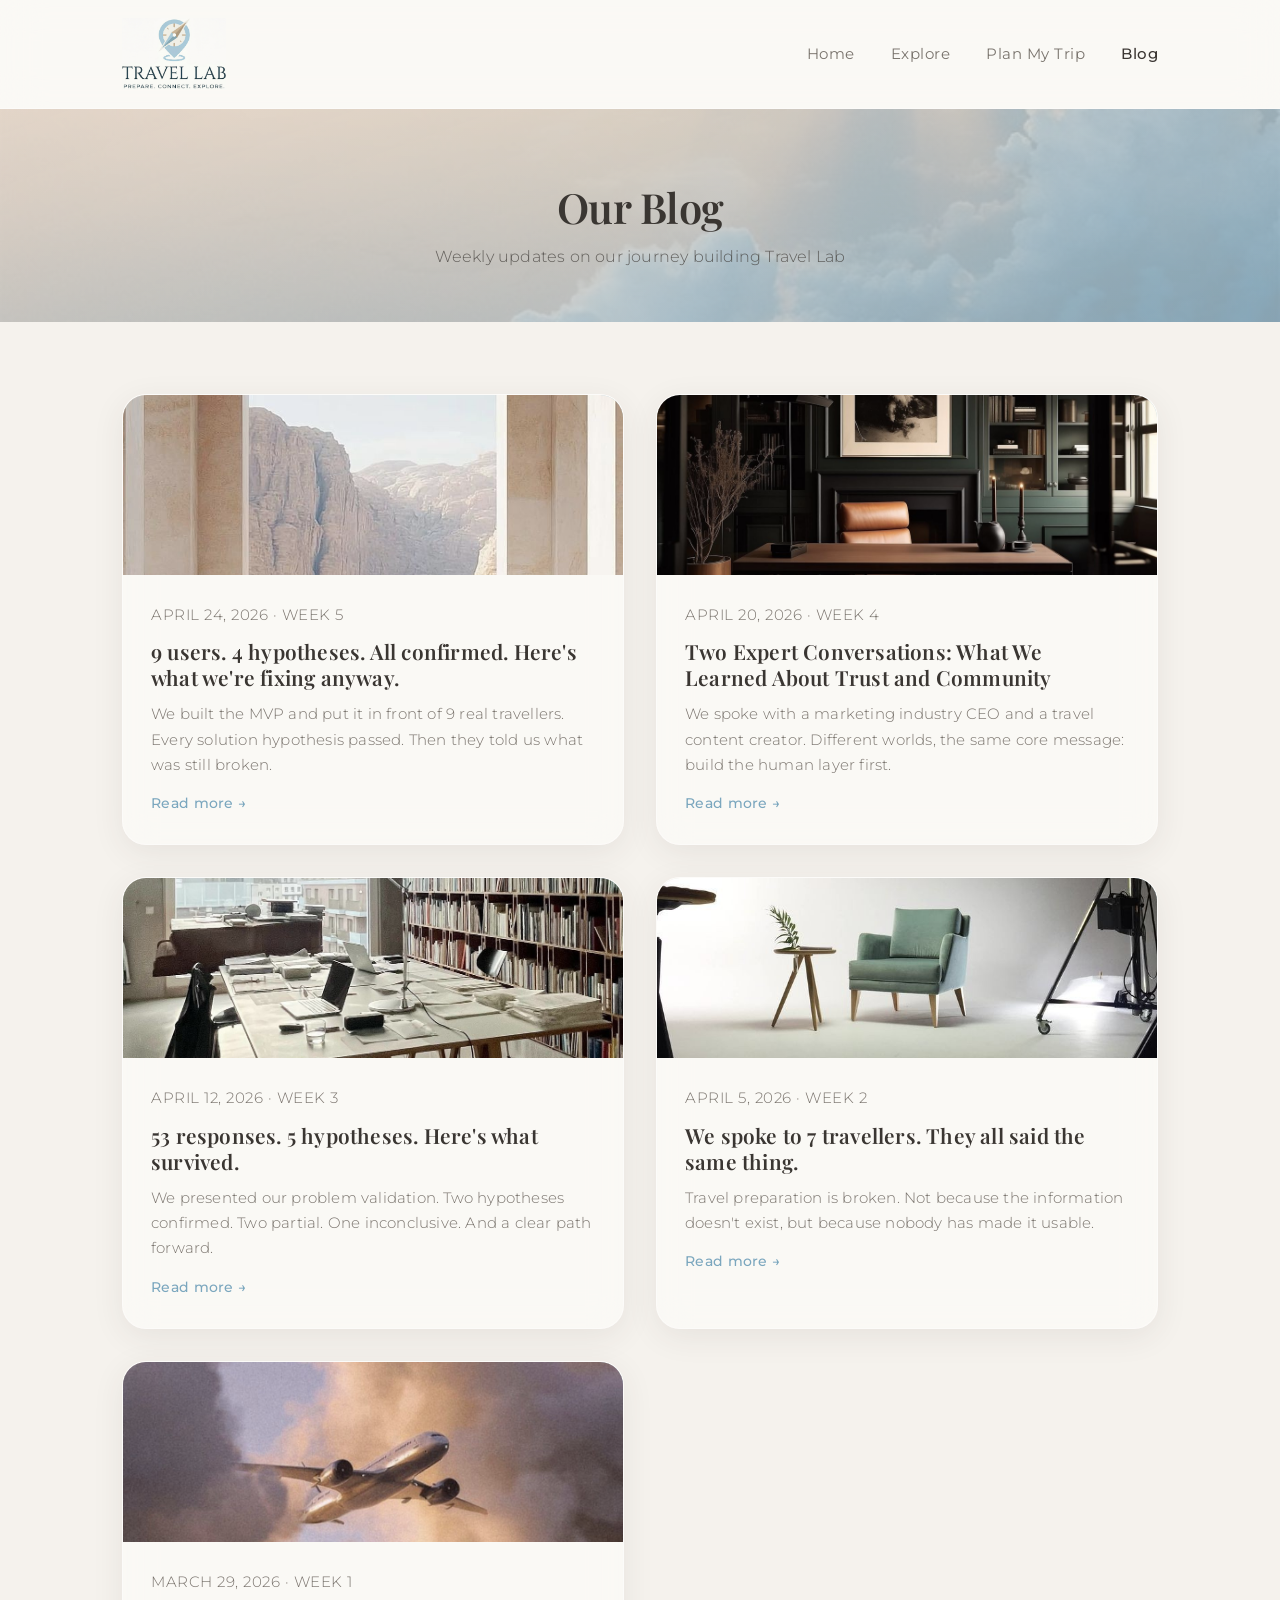
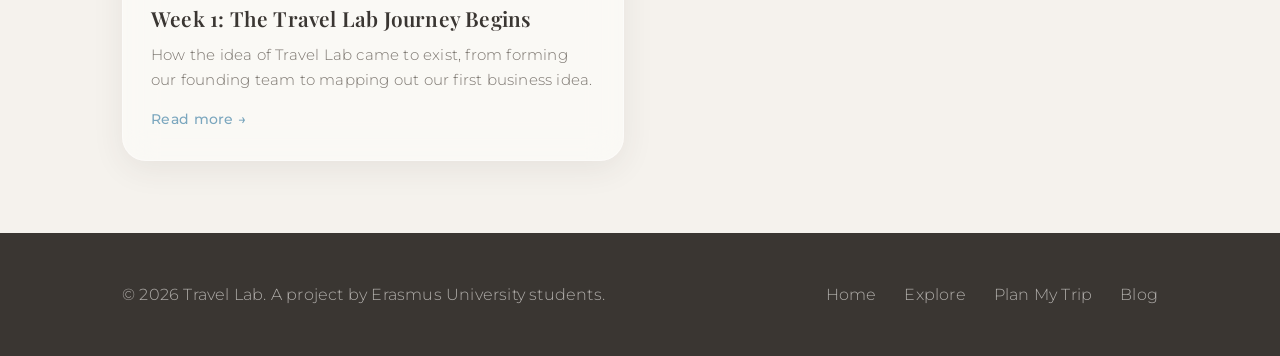
<file: website/blog/index.html>
<!DOCTYPE html>
<html lang="en">
<head>
  <meta charset="UTF-8">
  <meta name="viewport" content="width=device-width, initial-scale=1.0">
  <title>Blog | Travel Lab</title>
  <meta name="description" content="Follow the Travel Lab journey with weekly updates, travel tips, and behind-the-scenes stories from our team.">
  <link rel="stylesheet" href="../css/style.css">
  <link rel="preconnect" href="https://fonts.googleapis.com">
  <link rel="preconnect" href="https://fonts.gstatic.com" crossorigin>
  <link href="https://fonts.googleapis.com/css2?family=Playfair+Display:wght@400;500;600;700&family=Montserrat:wght@300;400;500;600;700&display=swap" rel="stylesheet">
</head>
<body>

  <!-- ====== NAVBAR ====== -->
  <nav class="navbar">
    <div class="container">
      <a href="/" class="navbar-logo">
        <img src="../images/logo.png" alt="Travel Lab logo">
        <span>Travel Lab</span>
      </a>
      <button class="menu-toggle" onclick="document.querySelector('.navbar-links').classList.toggle('open')" aria-label="Toggle menu">
        <span></span><span></span><span></span>
      </button>
      <ul class="navbar-links">
        <li><a href="/">Home</a></li>
        <li><a href="/#explore">Explore</a></li>
        <li><a href="/planner/">Plan My Trip</a></li>
        <li><a href="/blog/" class="active">Blog</a></li>
      </ul>
    </div>
  </nav>

  <!-- ====== PAGE HEADER ====== -->
  <section class="page-header">
    <div class="container">
      <h1>Our Blog</h1>
      <p>Weekly updates on our journey building Travel Lab</p>
    </div>
  </section>

  <!-- ====== BLOG LISTING ====== -->
  <section class="blog-section">
    <div class="container">
      <div class="blog-grid">

        <!-- ====== BLOG POST CARD ======
             To add a new blog post:
             1. Copy the entire blog-card div below
             2. Paste it ABOVE the existing cards (newest first)
             3. Update the emoji, date, title, summary, and link
             4. Create a new HTML file in the blog/ folder for the full post
        -->

        <div class="blog-card">
          <div class="blog-card-image"><img src="../images/gallery-window.jpg" alt="Week 5 blog" loading="lazy" style="object-position: center 50%;"></div>
          <div class="blog-card-body">
            <p class="blog-card-meta">April 24, 2026 · Week 5</p>
            <h3><a href="/blog/week-5-validation.html">9 users. 4 hypotheses. All confirmed. Here's what we're fixing anyway.</a></h3>
            <p>We built the MVP and put it in front of 9 real travellers. Every solution hypothesis passed. Then they told us what was still broken.</p>
            <a href="/blog/week-5-validation.html" class="read-more">Read more &rarr;</a>
          </div>
        </div>

        <div class="blog-card">
          <div class="blog-card-image"><img src="../images/expert.jpg" alt="Week 4 blog" loading="lazy" style="object-position: center 58%;"></div>
          <div class="blog-card-body">
            <p class="blog-card-meta">April 20, 2026 · Week 4</p>
            <h3><a href="/blog/week-4-interview.html">Two Expert Conversations: What We Learned About Trust and Community</a></h3>
            <p>We spoke with a marketing industry CEO and a travel content creator. Different worlds, the same core message: build the human layer first.</p>
            <a href="/blog/week-4-interview.html" class="read-more">Read more &rarr;</a>
          </div>
        </div>

        <div class="blog-card">
          <div class="blog-card-image"><img src="../images/survey.jpg" alt="Week 3 blog" loading="lazy" style="object-position: center 55%;"></div>
          <div class="blog-card-body">
            <p class="blog-card-meta">April 12, 2026 · Week 3</p>
            <h3><a href="/blog/week-3-validation.html">53 responses. 5 hypotheses. Here's what survived.</a></h3>
            <p>We presented our problem validation. Two hypotheses confirmed. Two partial. One inconclusive. And a clear path forward.</p>
            <a href="/blog/week-3-validation.html" class="read-more">Read more &rarr;</a>
          </div>
        </div>

        <div class="blog-card">
          <div class="blog-card-image"><img src="../images/interviews.jpg" alt="Week 2 blog" loading="lazy" style="object-position: center 65%;"></div>
          <div class="blog-card-body">
            <p class="blog-card-meta">April 5, 2026 · Week 2</p>
            <h3><a href="/blog/week-2-research.html">We spoke to 7 travellers. They all said the same thing.</a></h3>
            <p>Travel preparation is broken. Not because the information doesn't exist, but because nobody has made it usable.</p>
            <a href="/blog/week-2-research.html" class="read-more">Read more &rarr;</a>
          </div>
        </div>

        <div class="blog-card">
          <div class="blog-card-image"><img src="../images/Journey%20begins.jpg" alt="Week 1 blog" loading="lazy" style="object-position: center 52%;"></div>
          <div class="blog-card-body">
            <p class="blog-card-meta">March 29, 2026 · Week 1</p>
            <h3><a href="/blog/week-1-kickoff.html">Week 1: The Travel Lab Journey Begins</a></h3>
            <p>How the idea of Travel Lab came to exist, from forming our founding team to mapping out our first business idea.</p>
            <a href="/blog/week-1-kickoff.html" class="read-more">Read more &rarr;</a>
          </div>
        </div>

      </div>
    </div>
  </section>

  <!-- ====== FOOTER ====== -->
  <footer class="footer">
    <div class="container">
      <div class="footer-content">
        <p>&copy; 2026 Travel Lab. A project by Erasmus University students.</p>
        <ul class="footer-links">
          <li><a href="/">Home</a></li>
          <li><a href="/#explore">Explore</a></li>
          <li><a href="/planner/">Plan My Trip</a></li>
          <li><a href="/blog/">Blog</a></li>
        </ul>
      </div>
    </div>
  </footer>

</body>
</html>
</file>
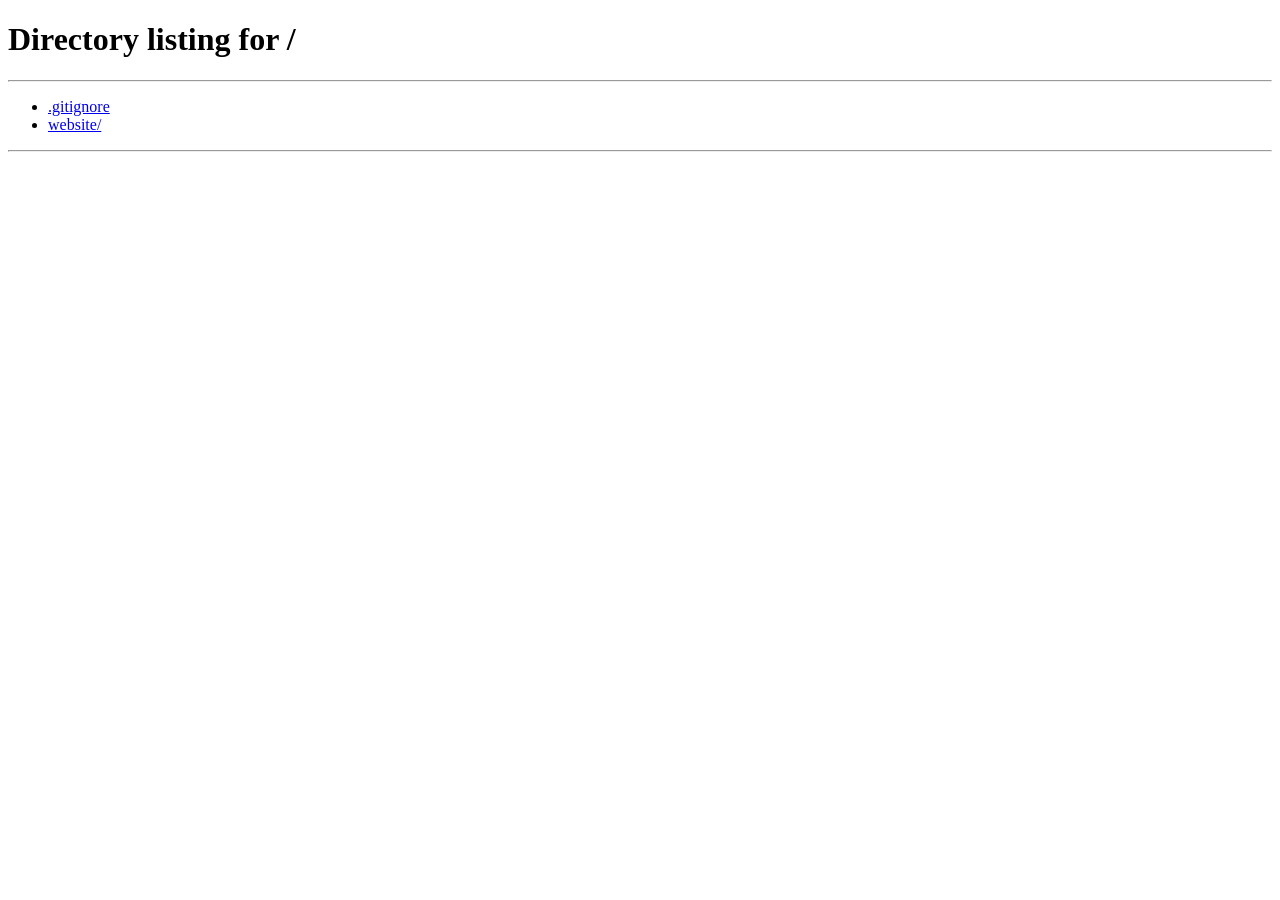
<file: website/explore/index.html>
<!DOCTYPE html>
<html lang="en">
<head>
  <meta charset="UTF-8">
  <meta http-equiv="refresh" content="0;url=/#explore">
  <title>Explore Destinations | Travel Lab</title>
</head>
<body>
  <p>Redirecting to the <a href="/#explore">destination map</a>...</p>
</body>
</html>
</file>
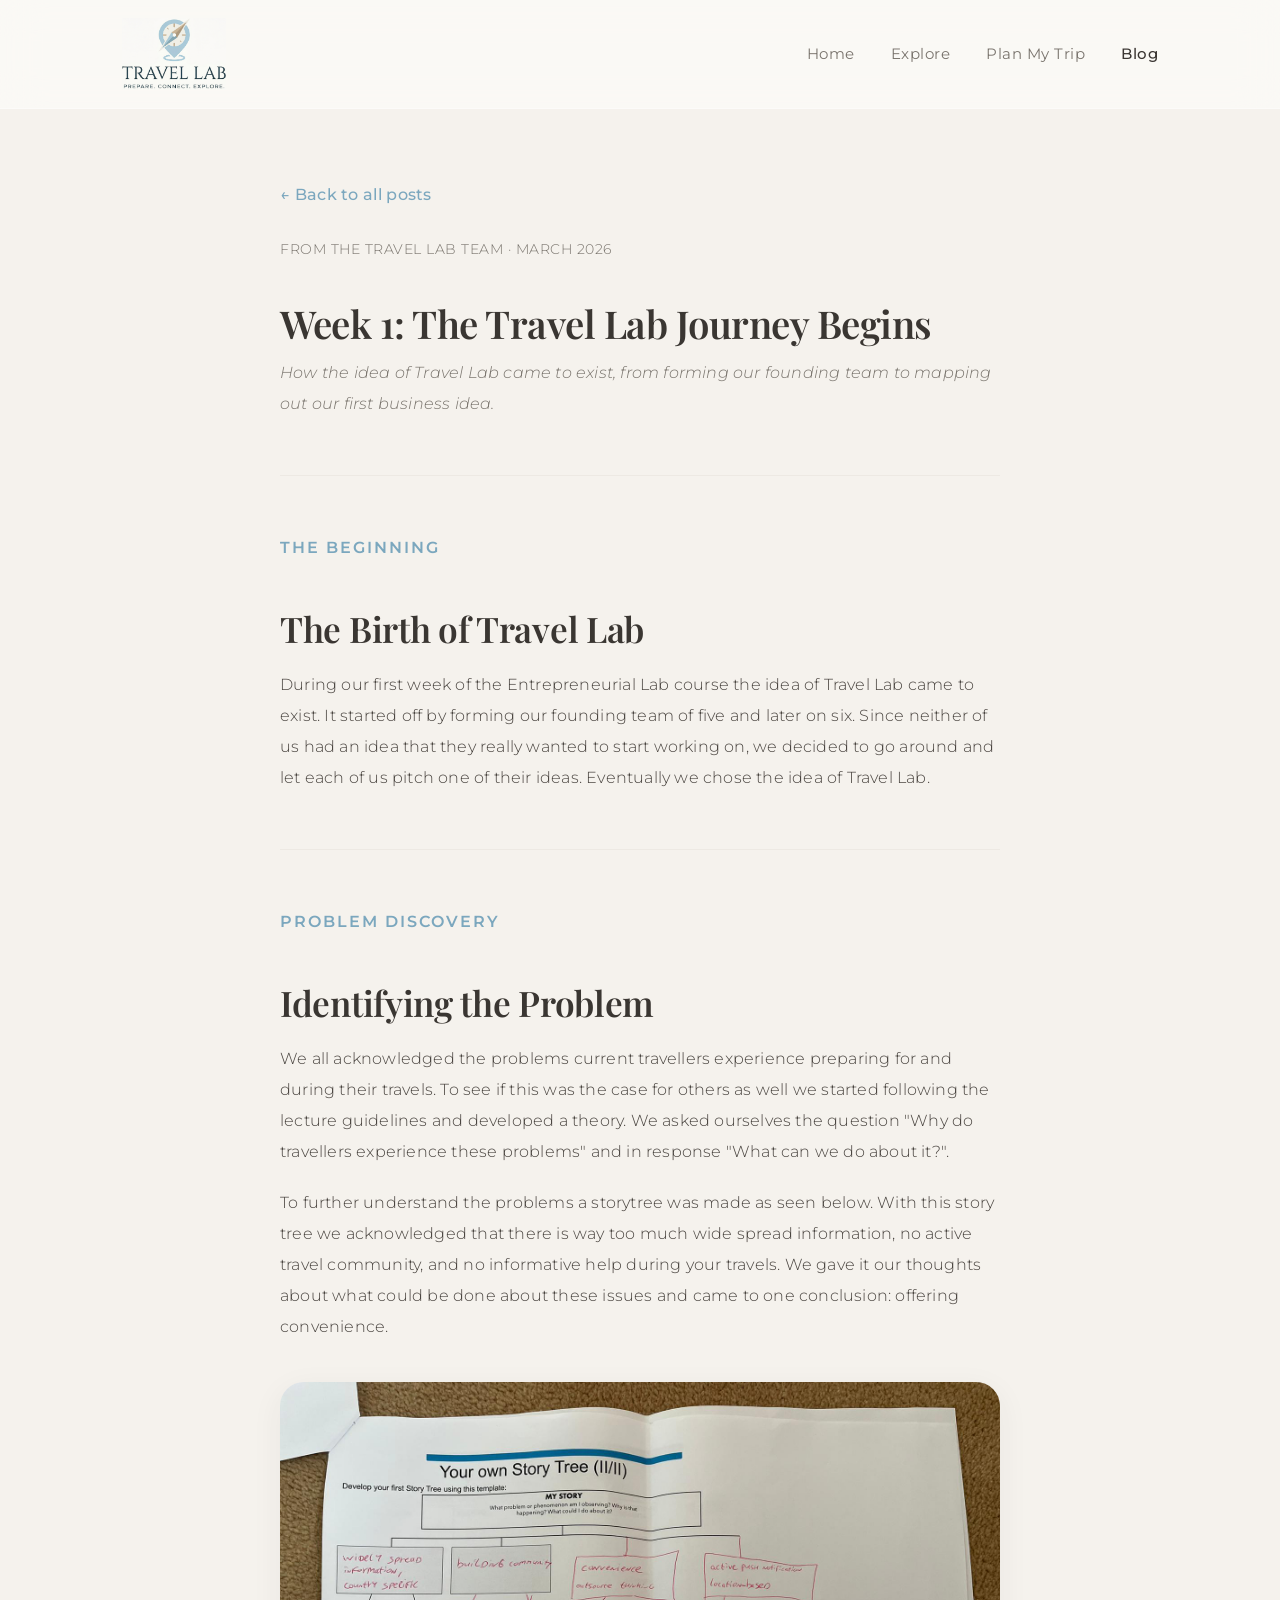
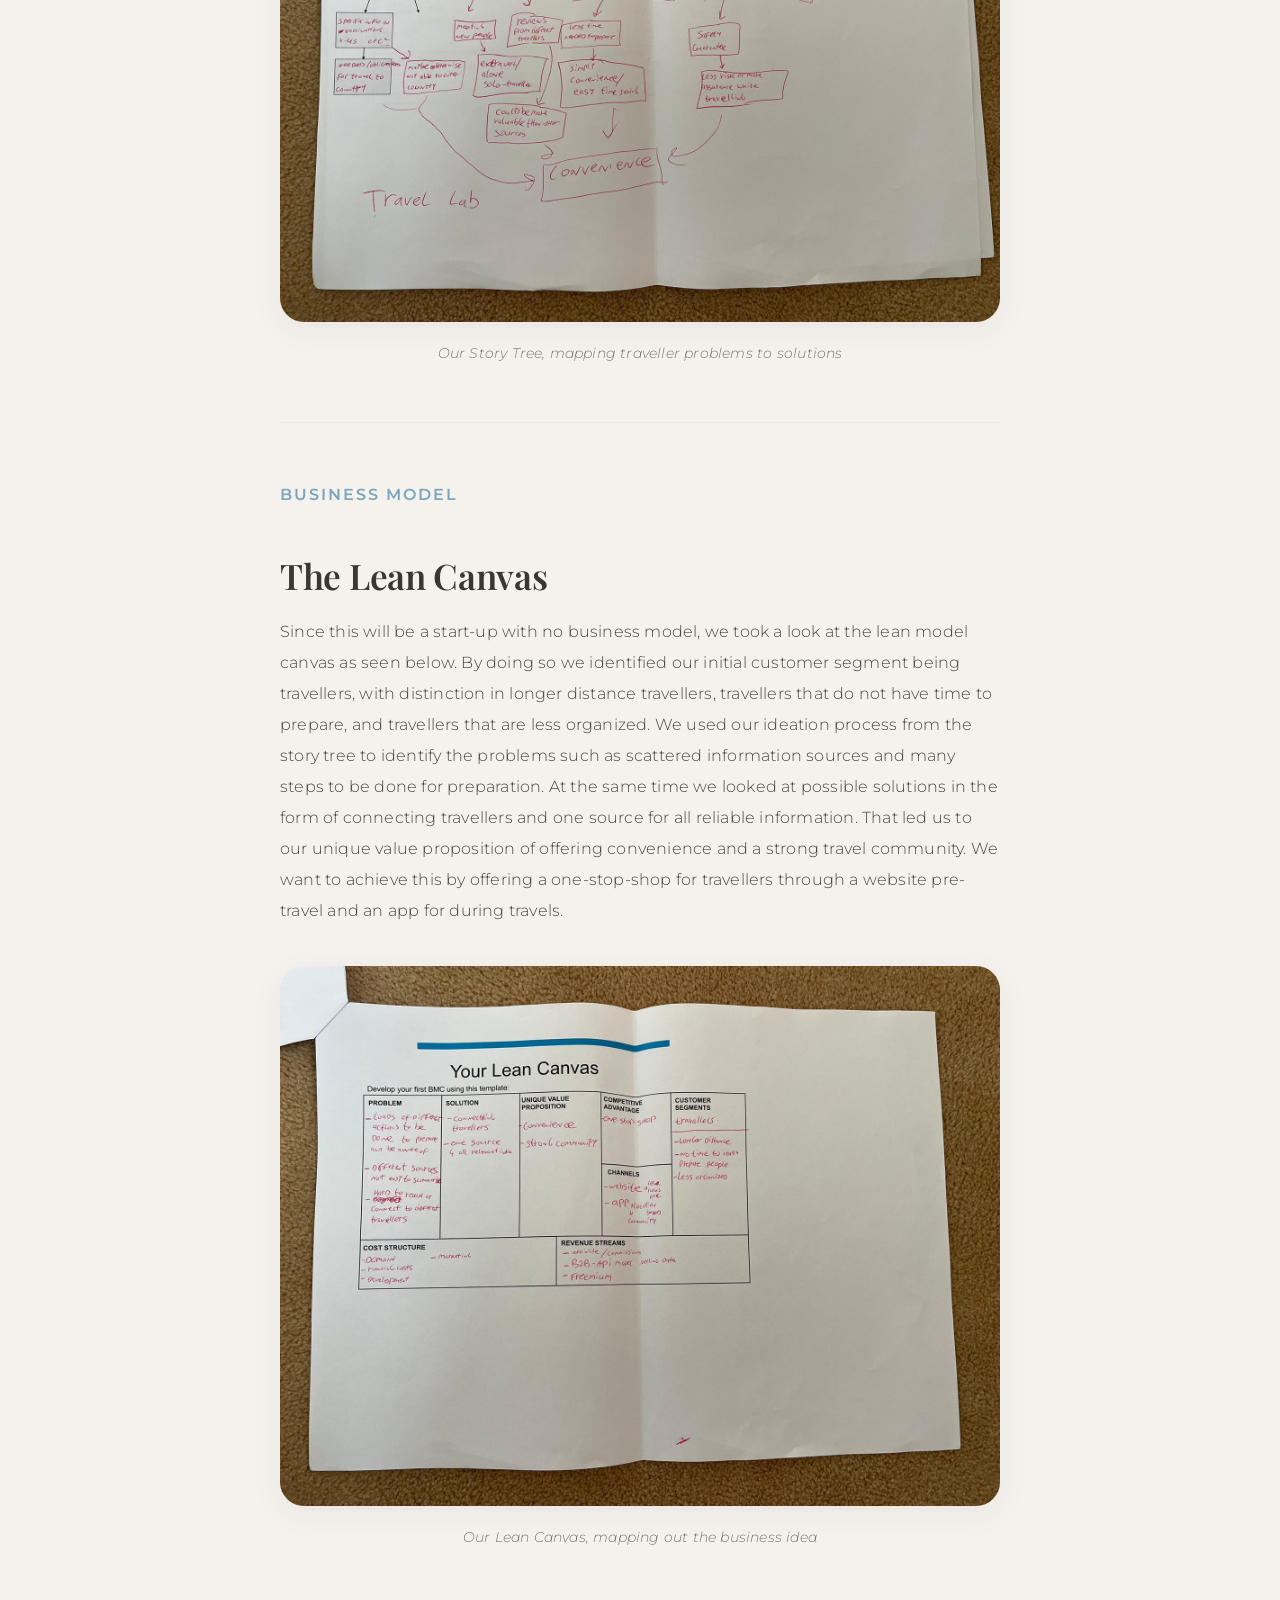
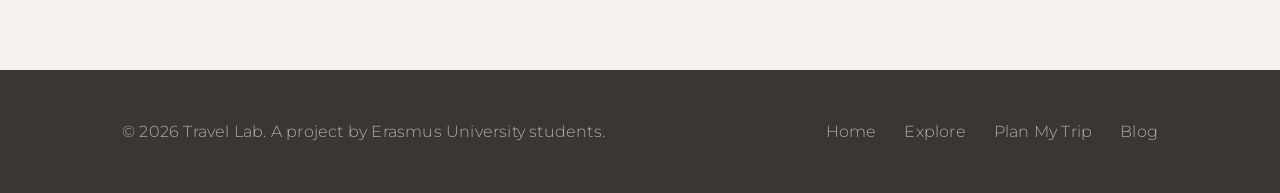
<file: website/blog/week-1-kickoff.html>
<!DOCTYPE html>
<html lang="en">
<head>
  <meta charset="UTF-8">
  <meta name="viewport" content="width=device-width, initial-scale=1.0">
  <title>Week 1: The Travel Lab Journey Begins | Travel Lab Blog</title>
  <meta name="description" content="We're kicking off our entrepreneurial lab project! Meet the idea behind Travel Lab and what we're setting out to build.">
  <link rel="stylesheet" href="../css/style.css">
  <link rel="preconnect" href="https://fonts.googleapis.com">
  <link rel="preconnect" href="https://fonts.gstatic.com" crossorigin>
  <link href="https://fonts.googleapis.com/css2?family=Playfair+Display:wght@400;500;600;700&family=Montserrat:wght@300;400;500;600;700&display=swap" rel="stylesheet">
</head>
<body>

  <!-- ====== NAVBAR ====== -->
  <nav class="navbar">
    <div class="container">
      <a href="/" class="navbar-logo">
        <img src="../images/logo.png" alt="Travel Lab logo">
        <span>Travel Lab</span>
      </a>
      <button class="menu-toggle" onclick="document.querySelector('.navbar-links').classList.toggle('open')" aria-label="Toggle menu">
        <span></span><span></span><span></span>
      </button>
      <ul class="navbar-links">
        <li><a href="/">Home</a></li>
        <li><a href="/#explore">Explore</a></li>
        <li><a href="/planner/">Plan My Trip</a></li>
        <li><a href="/blog/" class="active">Blog</a></li>
      </ul>
    </div>
  </nav>

  <!-- ====== BLOG POST ====== -->
  <section class="blog-post">
    <div class="container">
      <div class="blog-post-content">
        <a href="/blog/" class="back-link">← Back to all posts</a>
        <p class="post-meta">From the Travel Lab Team &middot; March 2026</p>
        <h1>Week 1: The Travel Lab Journey Begins</h1>
        <p class="post-subtitle">How the idea of Travel Lab came to exist, from forming our founding team to mapping out our first business idea.</p>

        <hr class="section-divider">

        <p class="section-label">The Beginning</p>
        <h2>The Birth of Travel Lab</h2>
        <p>
          During our first week of the Entrepreneurial Lab course the idea of Travel Lab came to exist. It started off by forming our founding team of five and later on six. Since neither of us had an idea that they really wanted to start working on, we decided to go around and let each of us pitch one of their ideas. Eventually we chose the idea of Travel Lab.
        </p>

        <hr class="section-divider">

        <p class="section-label">Problem Discovery</p>
        <h2>Identifying the Problem</h2>
        <p>
          We all acknowledged the problems current travellers experience preparing for and during their travels. To see if this was the case for others as well we started following the lecture guidelines and developed a theory. We asked ourselves the question "Why do travellers experience these problems" and in response "What can we do about it?".
        </p>
        <p>
          To further understand the problems a storytree was made as seen below. With this story tree we acknowledged that there is way too much wide spread information, no active travel community, and no informative help during your travels. We gave it our thoughts about what could be done about these issues and came to one conclusion: offering convenience.
        </p>
        <figure class="blog-image">
          <img src="../images/week1-img1-1.png" alt="Story Tree diagram showing the problems travellers face and potential solutions">
          <figcaption>Our Story Tree, mapping traveller problems to solutions</figcaption>
        </figure>

        <hr class="section-divider">

        <p class="section-label">Business Model</p>
        <h2>The Lean Canvas</h2>
        <p>
          Since this will be a start-up with no business model, we took a look at the lean model canvas as seen below. By doing so we identified our initial customer segment being travellers, with distinction in longer distance travellers, travellers that do not have time to prepare, and travellers that are less organized. We used our ideation process from the story tree to identify the problems such as scattered information sources and many steps to be done for preparation. At the same time we looked at possible solutions in the form of connecting travellers and one source for all reliable information. That led us to our unique value proposition of offering convenience and a strong travel community. We want to achieve this by offering a one-stop-shop for travellers through a website pre-travel and an app for during travels.
        </p>
        <figure class="blog-image">
          <img src="../images/week1-img2-1.png" alt="Lean Canvas showing Travel Lab's business model">
          <figcaption>Our Lean Canvas, mapping out the business idea</figcaption>
        </figure>
        <!-- ====== COMMENTS ====== -->
        <div id="disqus_thread" style="margin-top: 48px;"></div>
        <script>
          var disqus_config = function () {
            this.page.url = window.location.href;
            this.page.identifier = 'week-1-kickoff';
          };
          (function() {
            var d = document, s = d.createElement('script');
            s.src = 'https://travellab-1.disqus.com/embed.js';
            s.setAttribute('data-timestamp', +new Date());
            (d.head || d.body).appendChild(s);
          })();
        </script>
        <noscript>Please enable JavaScript to view the <a href="https://disqus.com/?ref_noscript">comments powered by Disqus.</a></noscript>

      </div>
    </div>
  </section>

  <!-- ====== FOOTER ====== -->
  <footer class="footer">
    <div class="container">
      <div class="footer-content">
        <p>&copy; 2026 Travel Lab. A project by Erasmus University students.</p>
        <ul class="footer-links">
          <li><a href="/">Home</a></li>
          <li><a href="/#explore">Explore</a></li>
          <li><a href="/planner/">Plan My Trip</a></li>
          <li><a href="/blog/">Blog</a></li>
        </ul>
      </div>
    </div>
  </footer>

</body>
</html>
</file>
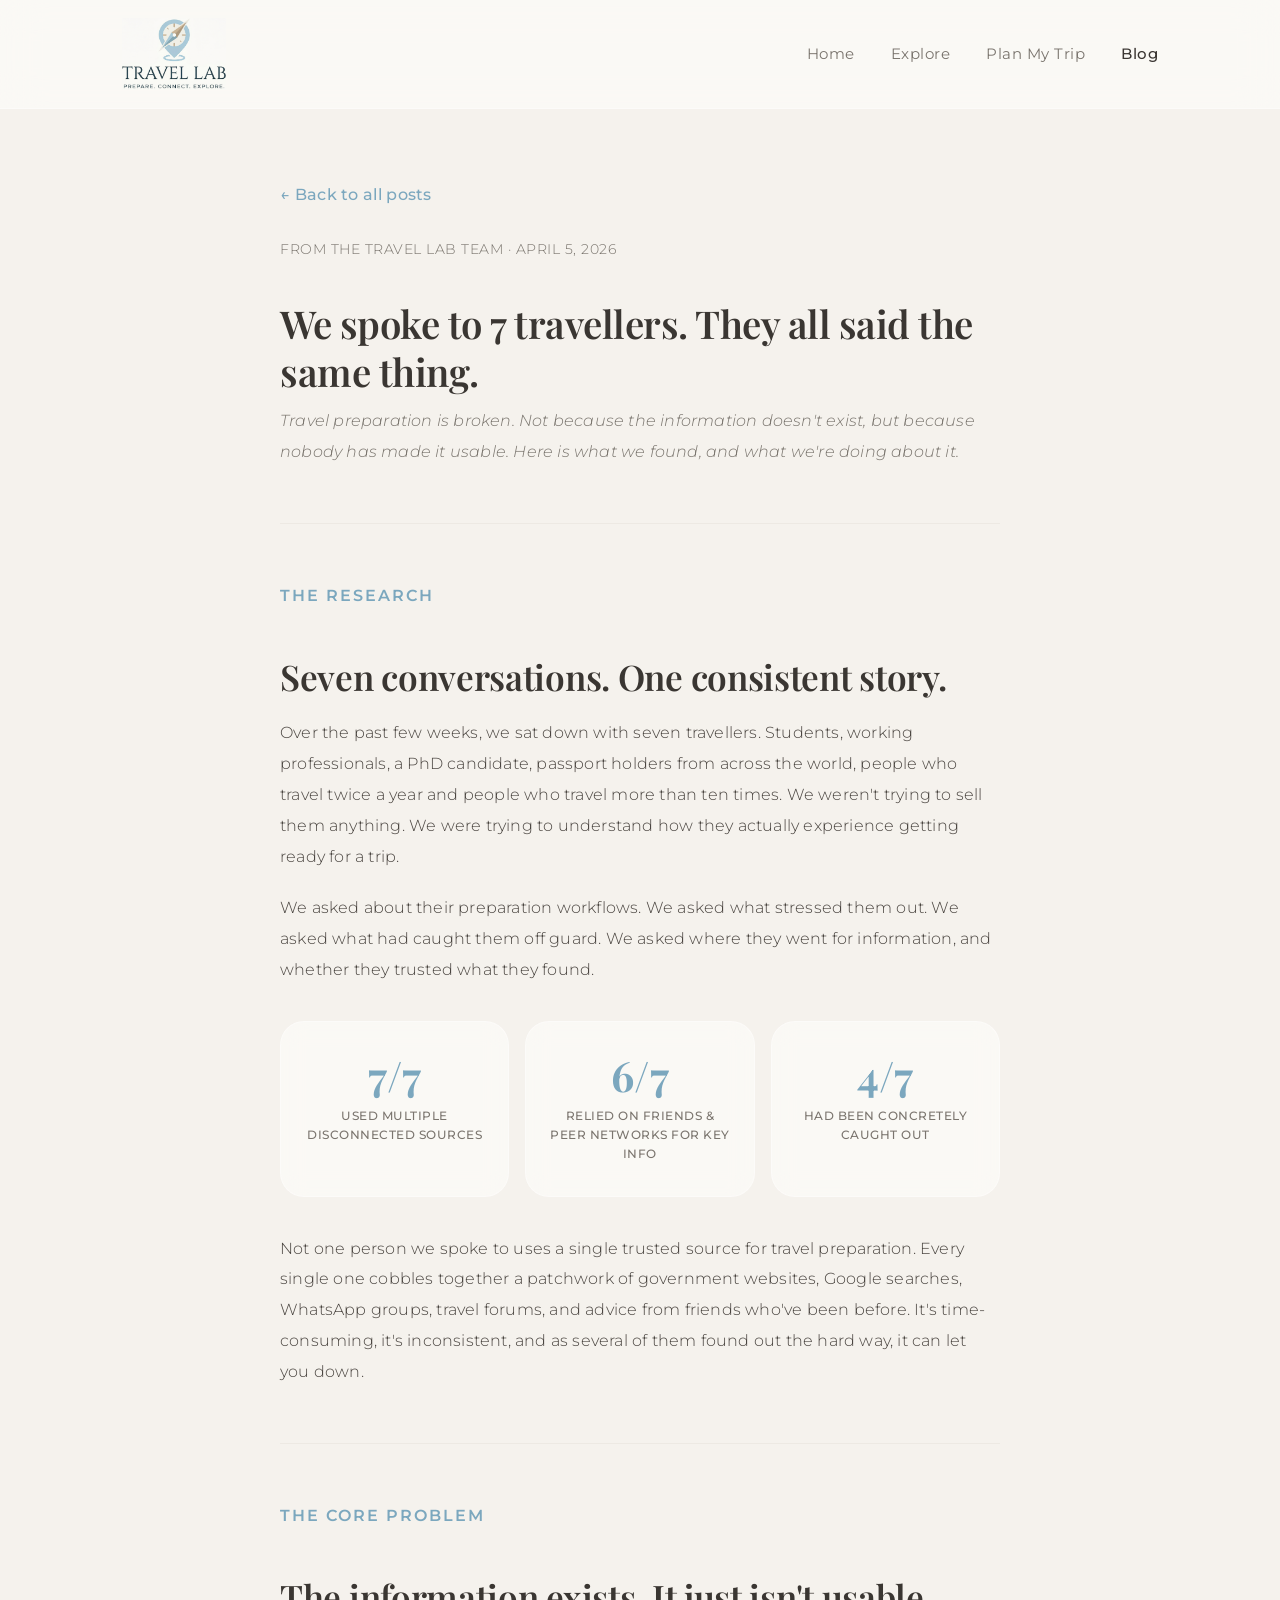
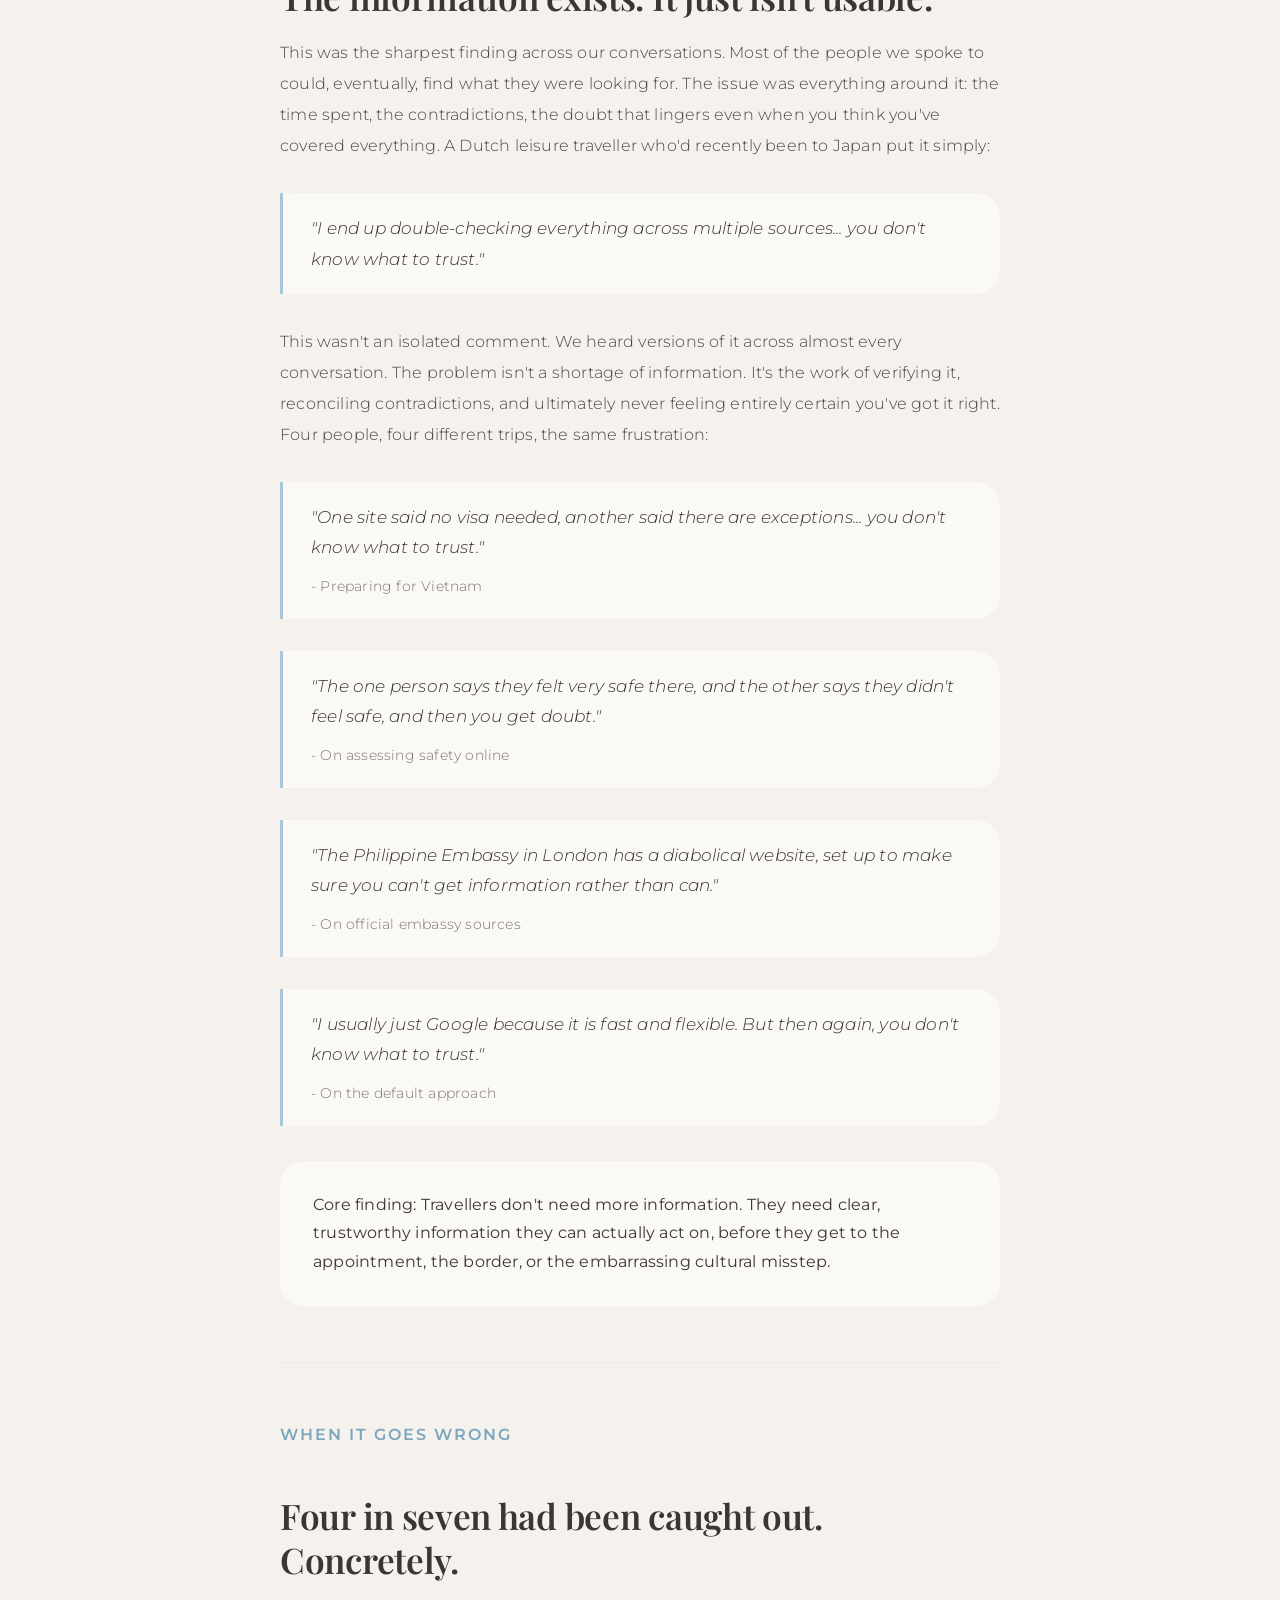
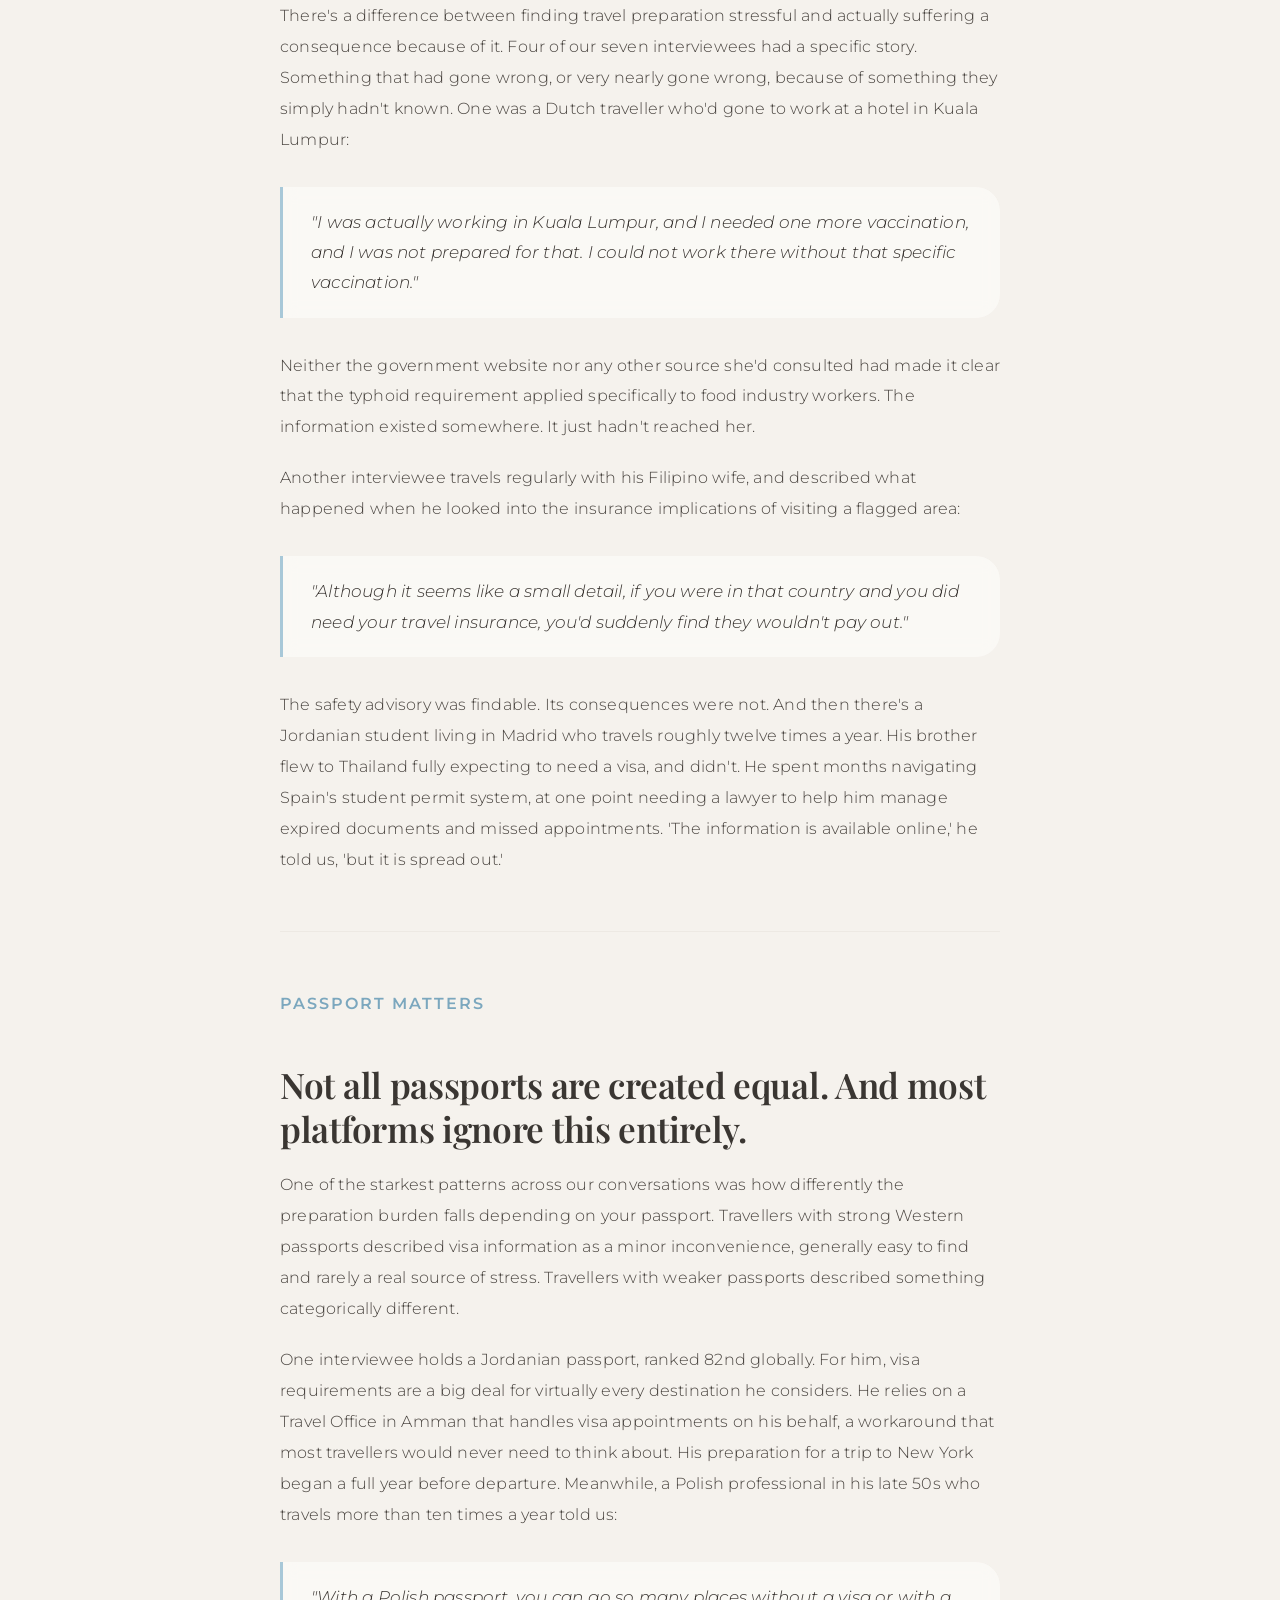
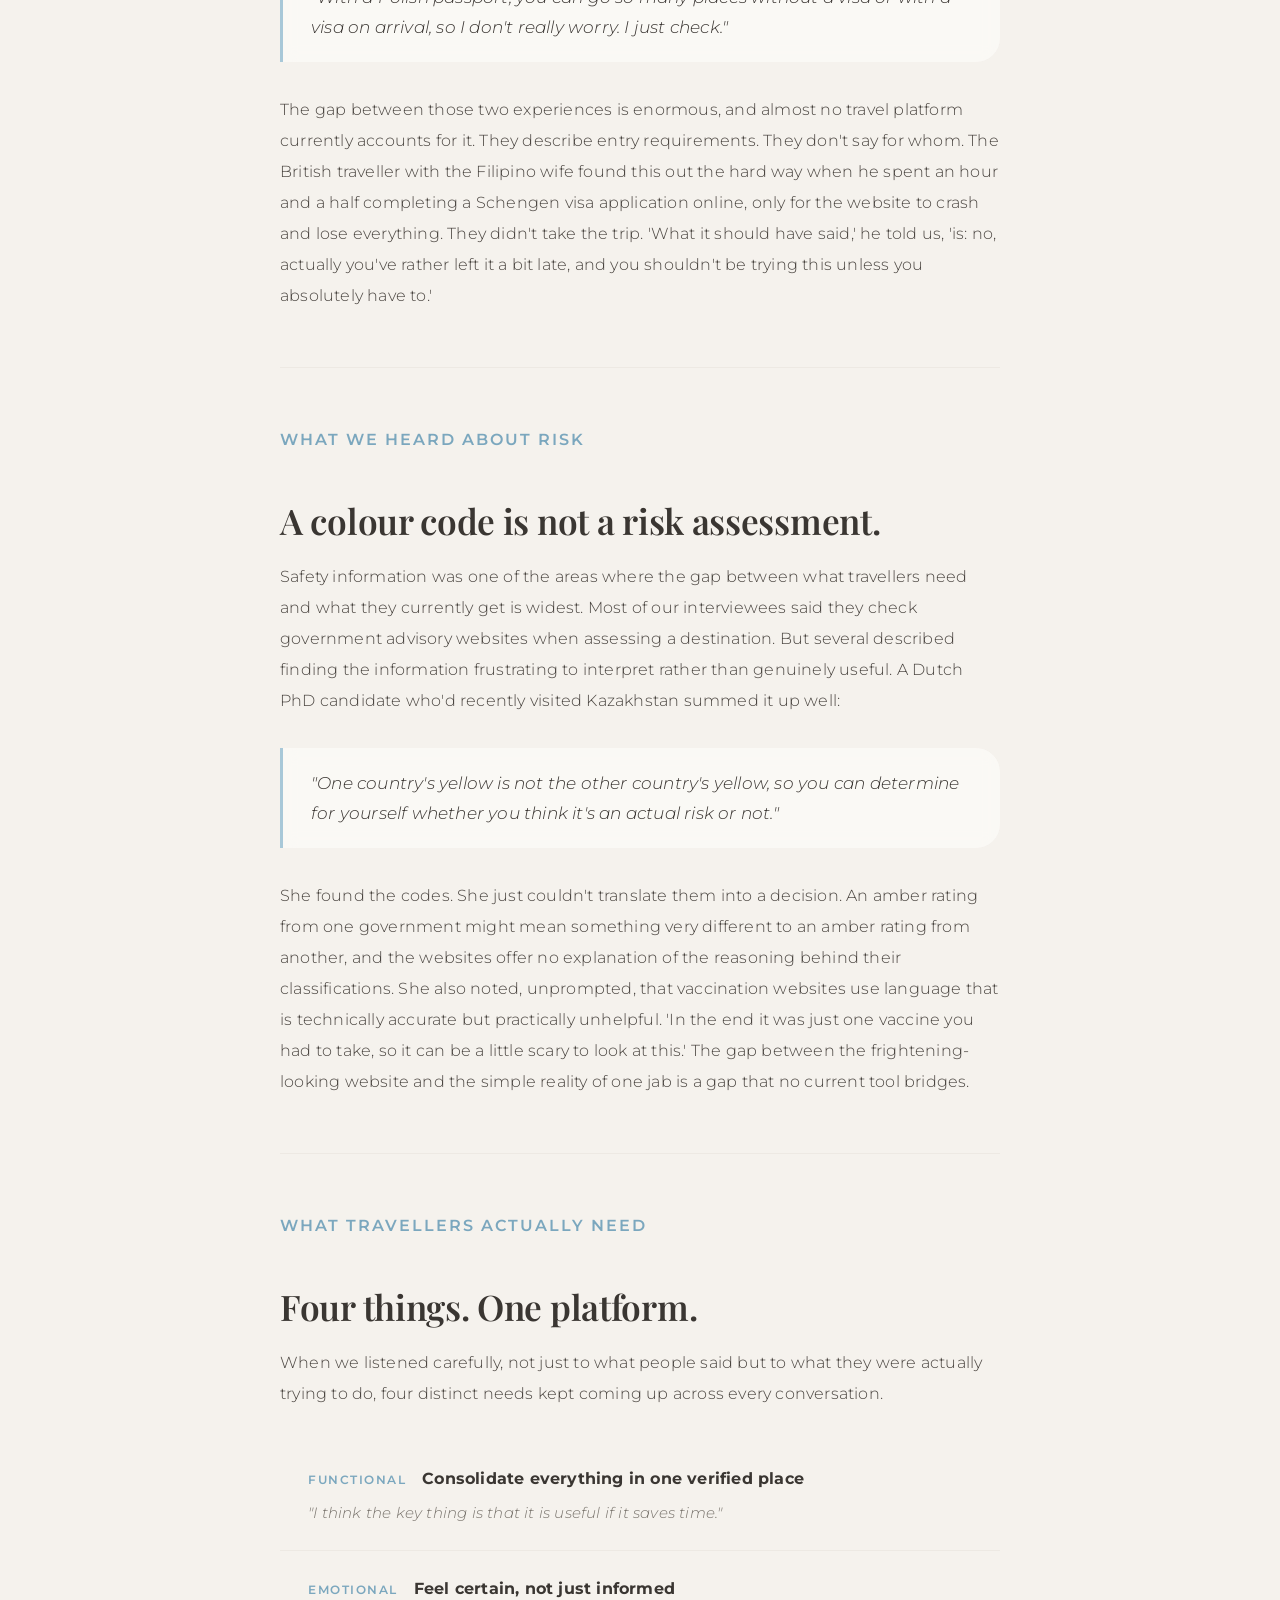
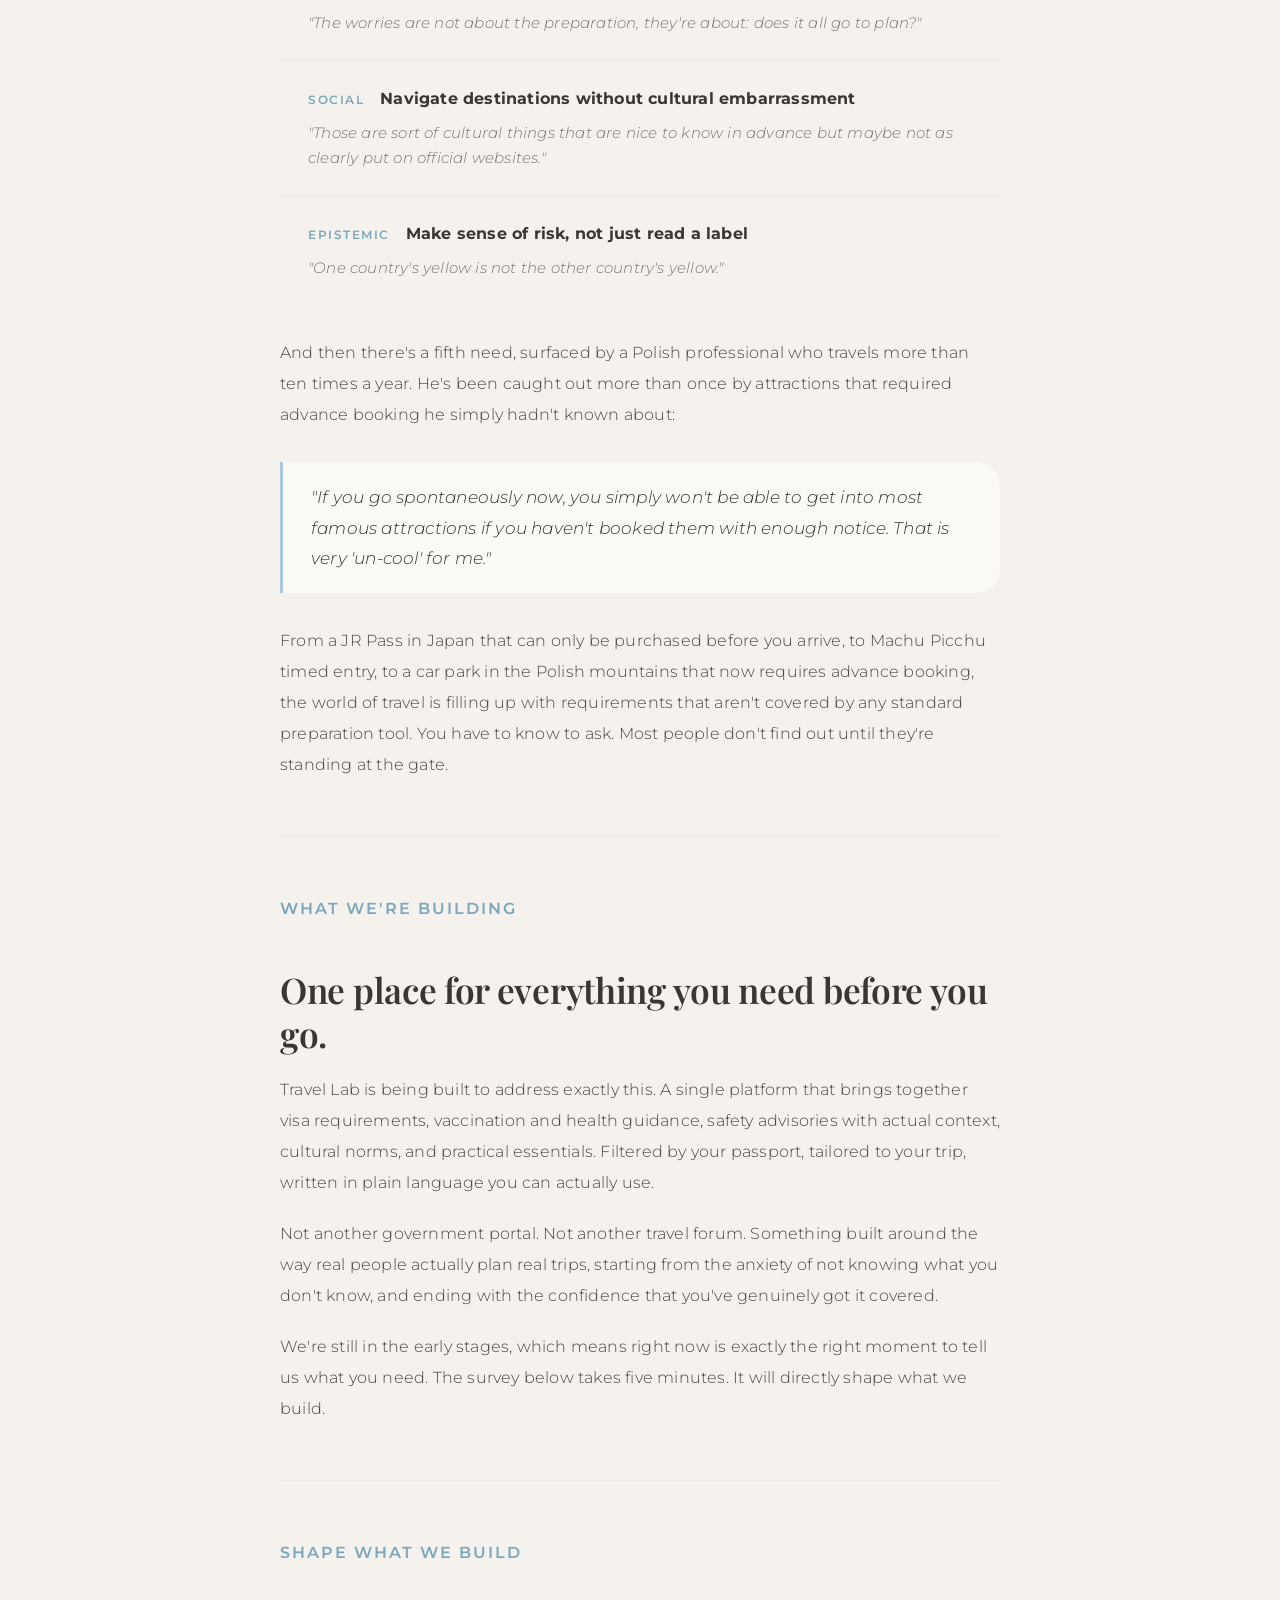
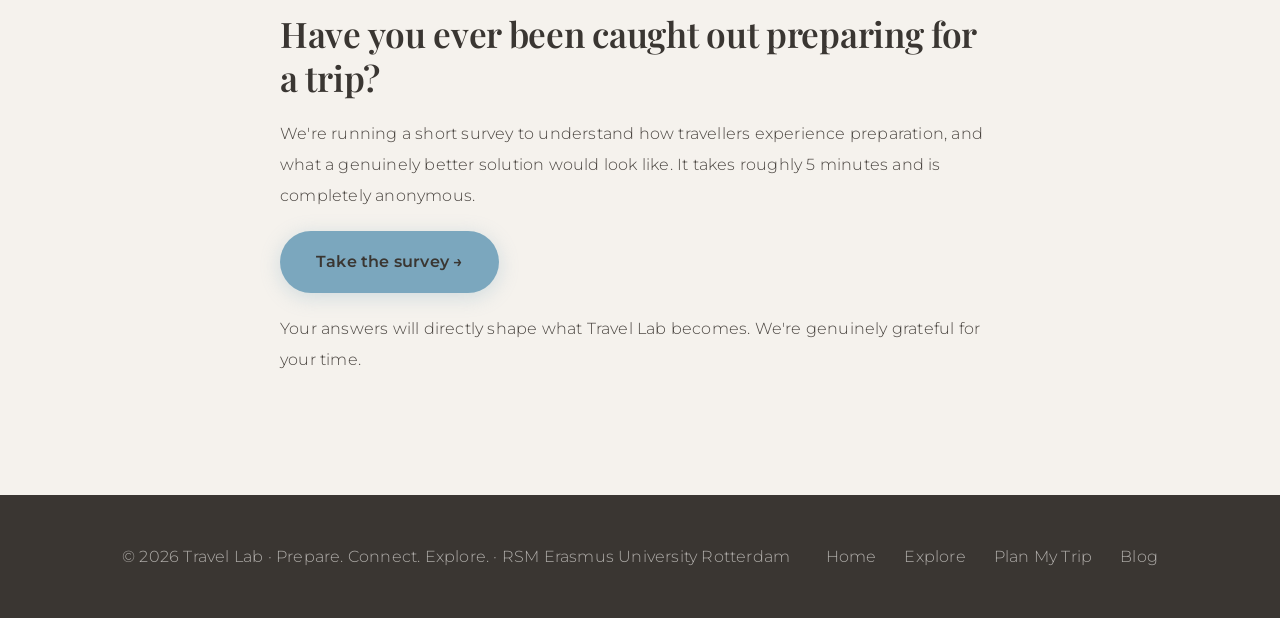
<file: website/blog/week-2-research.html>
<!DOCTYPE html>
<html lang="en">
<head>
  <meta charset="UTF-8">
  <meta name="viewport" content="width=device-width, initial-scale=1.0">
  <title>We spoke to 7 travellers. They all said the same thing. | Travel Lab Blog</title>
  <meta name="description" content="Travel preparation is broken. Not because the information doesn't exist, but because nobody has made it usable. Here is what we found.">
  <link rel="stylesheet" href="../css/style.css">
  <link rel="preconnect" href="https://fonts.googleapis.com">
  <link rel="preconnect" href="https://fonts.gstatic.com" crossorigin>
  <link href="https://fonts.googleapis.com/css2?family=Playfair+Display:wght@400;500;600;700&family=Montserrat:wght@300;400;500;600;700&display=swap" rel="stylesheet">
</head>
<body>

  <!-- ====== NAVBAR ====== -->
  <nav class="navbar">
    <div class="container">
      <a href="/" class="navbar-logo">
        <img src="../images/logo.png" alt="Travel Lab logo">
        <span>Travel Lab</span>
      </a>
      <button class="menu-toggle" onclick="document.querySelector('.navbar-links').classList.toggle('open')" aria-label="Toggle menu">
        <span></span><span></span><span></span>
      </button>
      <ul class="navbar-links">
        <li><a href="/">Home</a></li>
        <li><a href="/#explore">Explore</a></li>
        <li><a href="/planner/">Plan My Trip</a></li>
        <li><a href="/blog/" class="active">Blog</a></li>
      </ul>
    </div>
  </nav>

  <!-- ====== BLOG POST ====== -->
  <section class="blog-post">
    <div class="container">
      <div class="blog-post-content">
        <a href="/blog/" class="back-link">&larr; Back to all posts</a>
        <p class="post-meta">From the Travel Lab Team &middot; April 5, 2026</p>
        <h1>We spoke to 7 travellers. They all said the same thing.</h1>
        <p class="post-subtitle">Travel preparation is broken. Not because the information doesn't exist, but because nobody has made it usable. Here is what we found, and what we're doing about it.</p>

        <hr class="section-divider">

        <!-- ====== THE RESEARCH ====== -->
        <p class="section-label">The Research</p>
        <h2>Seven conversations. One consistent story.</h2>
        <p>
          Over the past few weeks, we sat down with seven travellers. Students, working professionals, a PhD candidate, passport holders from across the world, people who travel twice a year and people who travel more than ten times. We weren't trying to sell them anything. We were trying to understand how they actually experience getting ready for a trip.
        </p>
        <p>
          We asked about their preparation workflows. We asked what stressed them out. We asked what had caught them off guard. We asked where they went for information, and whether they trusted what they found.
        </p>

        <!-- Stats row -->
        <div class="stats-row">
          <div class="stat-box">
            <span class="stat-number">7/7</span>
            <span class="stat-label">Used multiple disconnected sources</span>
          </div>
          <div class="stat-box">
            <span class="stat-number">6/7</span>
            <span class="stat-label">Relied on friends &amp; peer networks for key info</span>
          </div>
          <div class="stat-box">
            <span class="stat-number">4/7</span>
            <span class="stat-label">Had been concretely caught out</span>
          </div>
        </div>

        <p>
          Not one person we spoke to uses a single trusted source for travel preparation. Every single one cobbles together a patchwork of government websites, Google searches, WhatsApp groups, travel forums, and advice from friends who've been before. It's time-consuming, it's inconsistent, and as several of them found out the hard way, it can let you down.
        </p>

        <hr class="section-divider">

        <!-- ====== THE CORE PROBLEM ====== -->
        <p class="section-label">The Core Problem</p>
        <h2>The information exists. It just isn't usable.</h2>
        <p>
          This was the sharpest finding across our conversations. Most of the people we spoke to could, eventually, find what they were looking for. The issue was everything around it: the time spent, the contradictions, the doubt that lingers even when you think you've covered everything. A Dutch leisure traveller who'd recently been to Japan put it simply:
        </p>

        <blockquote class="blog-quote">
          "I end up double-checking everything across multiple sources... you don't know what to trust."
        </blockquote>

        <p>
          This wasn't an isolated comment. We heard versions of it across almost every conversation. The problem isn't a shortage of information. It's the work of verifying it, reconciling contradictions, and ultimately never feeling entirely certain you've got it right. Four people, four different trips, the same frustration:
        </p>

        <blockquote class="blog-quote">
          "One site said no visa needed, another said there are exceptions... you don't know what to trust."
          <cite>- Preparing for Vietnam</cite>
        </blockquote>

        <blockquote class="blog-quote">
          "The one person says they felt very safe there, and the other says they didn't feel safe, and then you get doubt."
          <cite>- On assessing safety online</cite>
        </blockquote>

        <blockquote class="blog-quote">
          "The Philippine Embassy in London has a diabolical website, set up to make sure you can't get information rather than can."
          <cite>- On official embassy sources</cite>
        </blockquote>

        <blockquote class="blog-quote">
          "I usually just Google because it is fast and flexible. But then again, you don't know what to trust."
          <cite>- On the default approach</cite>
        </blockquote>

        <div class="highlight-box">
          Core finding: Travellers don't need more information. They need clear, trustworthy information they can actually act on, before they get to the appointment, the border, or the embarrassing cultural misstep.
        </div>

        <hr class="section-divider">

        <!-- ====== WHEN IT GOES WRONG ====== -->
        <p class="section-label">When It Goes Wrong</p>
        <h2>Four in seven had been caught out. Concretely.</h2>
        <p>
          There's a difference between finding travel preparation stressful and actually suffering a consequence because of it. Four of our seven interviewees had a specific story. Something that had gone wrong, or very nearly gone wrong, because of something they simply hadn't known. One was a Dutch traveller who'd gone to work at a hotel in Kuala Lumpur:
        </p>

        <blockquote class="blog-quote">
          "I was actually working in Kuala Lumpur, and I needed one more vaccination, and I was not prepared for that. I could not work there without that specific vaccination."
        </blockquote>

        <p>
          Neither the government website nor any other source she'd consulted had made it clear that the typhoid requirement applied specifically to food industry workers. The information existed somewhere. It just hadn't reached her.
        </p>
        <p>
          Another interviewee travels regularly with his Filipino wife, and described what happened when he looked into the insurance implications of visiting a flagged area:
        </p>

        <blockquote class="blog-quote">
          "Although it seems like a small detail, if you were in that country and you did need your travel insurance, you'd suddenly find they wouldn't pay out."
        </blockquote>

        <p>
          The safety advisory was findable. Its consequences were not. And then there's a Jordanian student living in Madrid who travels roughly twelve times a year. His brother flew to Thailand fully expecting to need a visa, and didn't. He spent months navigating Spain's student permit system, at one point needing a lawyer to help him manage expired documents and missed appointments. 'The information is available online,' he told us, 'but it is spread out.'
        </p>

        <hr class="section-divider">

        <!-- ====== PASSPORT MATTERS ====== -->
        <p class="section-label">Passport Matters</p>
        <h2>Not all passports are created equal. And most platforms ignore this entirely.</h2>
        <p>
          One of the starkest patterns across our conversations was how differently the preparation burden falls depending on your passport. Travellers with strong Western passports described visa information as a minor inconvenience, generally easy to find and rarely a real source of stress. Travellers with weaker passports described something categorically different.
        </p>
        <p>
          One interviewee holds a Jordanian passport, ranked 82nd globally. For him, visa requirements are a big deal for virtually every destination he considers. He relies on a Travel Office in Amman that handles visa appointments on his behalf, a workaround that most travellers would never need to think about. His preparation for a trip to New York began a full year before departure. Meanwhile, a Polish professional in his late 50s who travels more than ten times a year told us:
        </p>

        <blockquote class="blog-quote">
          "With a Polish passport, you can go so many places without a visa or with a visa on arrival, so I don't really worry. I just check."
        </blockquote>

        <p>
          The gap between those two experiences is enormous, and almost no travel platform currently accounts for it. They describe entry requirements. They don't say for whom. The British traveller with the Filipino wife found this out the hard way when he spent an hour and a half completing a Schengen visa application online, only for the website to crash and lose everything. They didn't take the trip. 'What it should have said,' he told us, 'is: no, actually you've rather left it a bit late, and you shouldn't be trying this unless you absolutely have to.'
        </p>

        <hr class="section-divider">

        <!-- ====== WHAT WE HEARD ABOUT RISK ====== -->
        <p class="section-label">What We Heard About Risk</p>
        <h2>A colour code is not a risk assessment.</h2>
        <p>
          Safety information was one of the areas where the gap between what travellers need and what they currently get is widest. Most of our interviewees said they check government advisory websites when assessing a destination. But several described finding the information frustrating to interpret rather than genuinely useful. A Dutch PhD candidate who'd recently visited Kazakhstan summed it up well:
        </p>

        <blockquote class="blog-quote">
          "One country's yellow is not the other country's yellow, so you can determine for yourself whether you think it's an actual risk or not."
        </blockquote>

        <p>
          She found the codes. She just couldn't translate them into a decision. An amber rating from one government might mean something very different to an amber rating from another, and the websites offer no explanation of the reasoning behind their classifications. She also noted, unprompted, that vaccination websites use language that is technically accurate but practically unhelpful. 'In the end it was just one vaccine you had to take, so it can be a little scary to look at this.' The gap between the frightening-looking website and the simple reality of one jab is a gap that no current tool bridges.
        </p>

        <hr class="section-divider">

        <!-- ====== WHAT TRAVELLERS ACTUALLY NEED ====== -->
        <p class="section-label">What Travellers Actually Need</p>
        <h2>Four things. One platform.</h2>
        <p>
          When we listened carefully, not just to what people said but to what they were actually trying to do, four distinct needs kept coming up across every conversation.
        </p>

        <div class="needs-list">
          <div class="need-item">
            <span class="need-type">Functional</span>
            <strong>Consolidate everything in one verified place</strong>
            <em>"I think the key thing is that it is useful if it saves time."</em>
          </div>
          <div class="need-item">
            <span class="need-type">Emotional</span>
            <strong>Feel certain, not just informed</strong>
            <em>"The worries are not about the preparation, they're about: does it all go to plan?"</em>
          </div>
          <div class="need-item">
            <span class="need-type">Social</span>
            <strong>Navigate destinations without cultural embarrassment</strong>
            <em>"Those are sort of cultural things that are nice to know in advance but maybe not as clearly put on official websites."</em>
          </div>
          <div class="need-item">
            <span class="need-type">Epistemic</span>
            <strong>Make sense of risk, not just read a label</strong>
            <em>"One country's yellow is not the other country's yellow."</em>
          </div>
        </div>

        <p>
          And then there's a fifth need, surfaced by a Polish professional who travels more than ten times a year. He's been caught out more than once by attractions that required advance booking he simply hadn't known about:
        </p>

        <blockquote class="blog-quote">
          "If you go spontaneously now, you simply won't be able to get into most famous attractions if you haven't booked them with enough notice. That is very 'un-cool' for me."
        </blockquote>

        <p>
          From a JR Pass in Japan that can only be purchased before you arrive, to Machu Picchu timed entry, to a car park in the Polish mountains that now requires advance booking, the world of travel is filling up with requirements that aren't covered by any standard preparation tool. You have to know to ask. Most people don't find out until they're standing at the gate.
        </p>

        <hr class="section-divider">

        <!-- ====== WHAT WE'RE BUILDING ====== -->
        <p class="section-label">What We're Building</p>
        <h2>One place for everything you need before you go.</h2>
        <p>
          Travel Lab is being built to address exactly this. A single platform that brings together visa requirements, vaccination and health guidance, safety advisories with actual context, cultural norms, and practical essentials. Filtered by your passport, tailored to your trip, written in plain language you can actually use.
        </p>
        <p>
          Not another government portal. Not another travel forum. Something built around the way real people actually plan real trips, starting from the anxiety of not knowing what you don't know, and ending with the confidence that you've genuinely got it covered.
        </p>
        <p>
          We're still in the early stages, which means right now is exactly the right moment to tell us what you need. The survey below takes five minutes. It will directly shape what we build.
        </p>

        <hr class="section-divider">

        <!-- ====== SURVEY CTA ====== -->
        <p class="section-label">Shape What We Build</p>
        <h2>Have you ever been caught out preparing for a trip?</h2>
        <p>
          We're running a short survey to understand how travellers experience preparation, and what a genuinely better solution would look like. It takes roughly 5 minutes and is completely anonymous.
        </p>
        <p>
          <a href="https://qualtricsxmpf7xsglzy.qualtrics.com/jfe/form/SV_bI22XIQKhAU0yIC" class="survey-link" target="_blank" rel="noopener">Take the survey &rarr;</a>
        </p>
        <p>
          Your answers will directly shape what Travel Lab becomes. We're genuinely grateful for your time.
        </p>

        <!-- ====== COMMENTS ====== -->
        <div id="disqus_thread" style="margin-top: 48px;"></div>
        <script>
          var disqus_config = function () {
            this.page.url = window.location.href;
            this.page.identifier = 'week-2-research';
          };
          (function() {
            var d = document, s = d.createElement('script');
            s.src = 'https://travellab-1.disqus.com/embed.js';
            s.setAttribute('data-timestamp', +new Date());
            (d.head || d.body).appendChild(s);
          })();
        </script>
        <noscript>Please enable JavaScript to view the <a href="https://disqus.com/?ref_noscript">comments powered by Disqus.</a></noscript>

      </div>
    </div>
  </section>

  <!-- ====== FOOTER ====== -->
  <footer class="footer">
    <div class="container">
      <div class="footer-content">
        <p>&copy; 2026 Travel Lab &middot; Prepare. Connect. Explore. &middot; RSM Erasmus University Rotterdam</p>
        <ul class="footer-links">
          <li><a href="/">Home</a></li>
          <li><a href="/#explore">Explore</a></li>
          <li><a href="/planner/">Plan My Trip</a></li>
          <li><a href="/blog/">Blog</a></li>
        </ul>
      </div>
    </div>
  </footer>

</body>
</html>
</file>
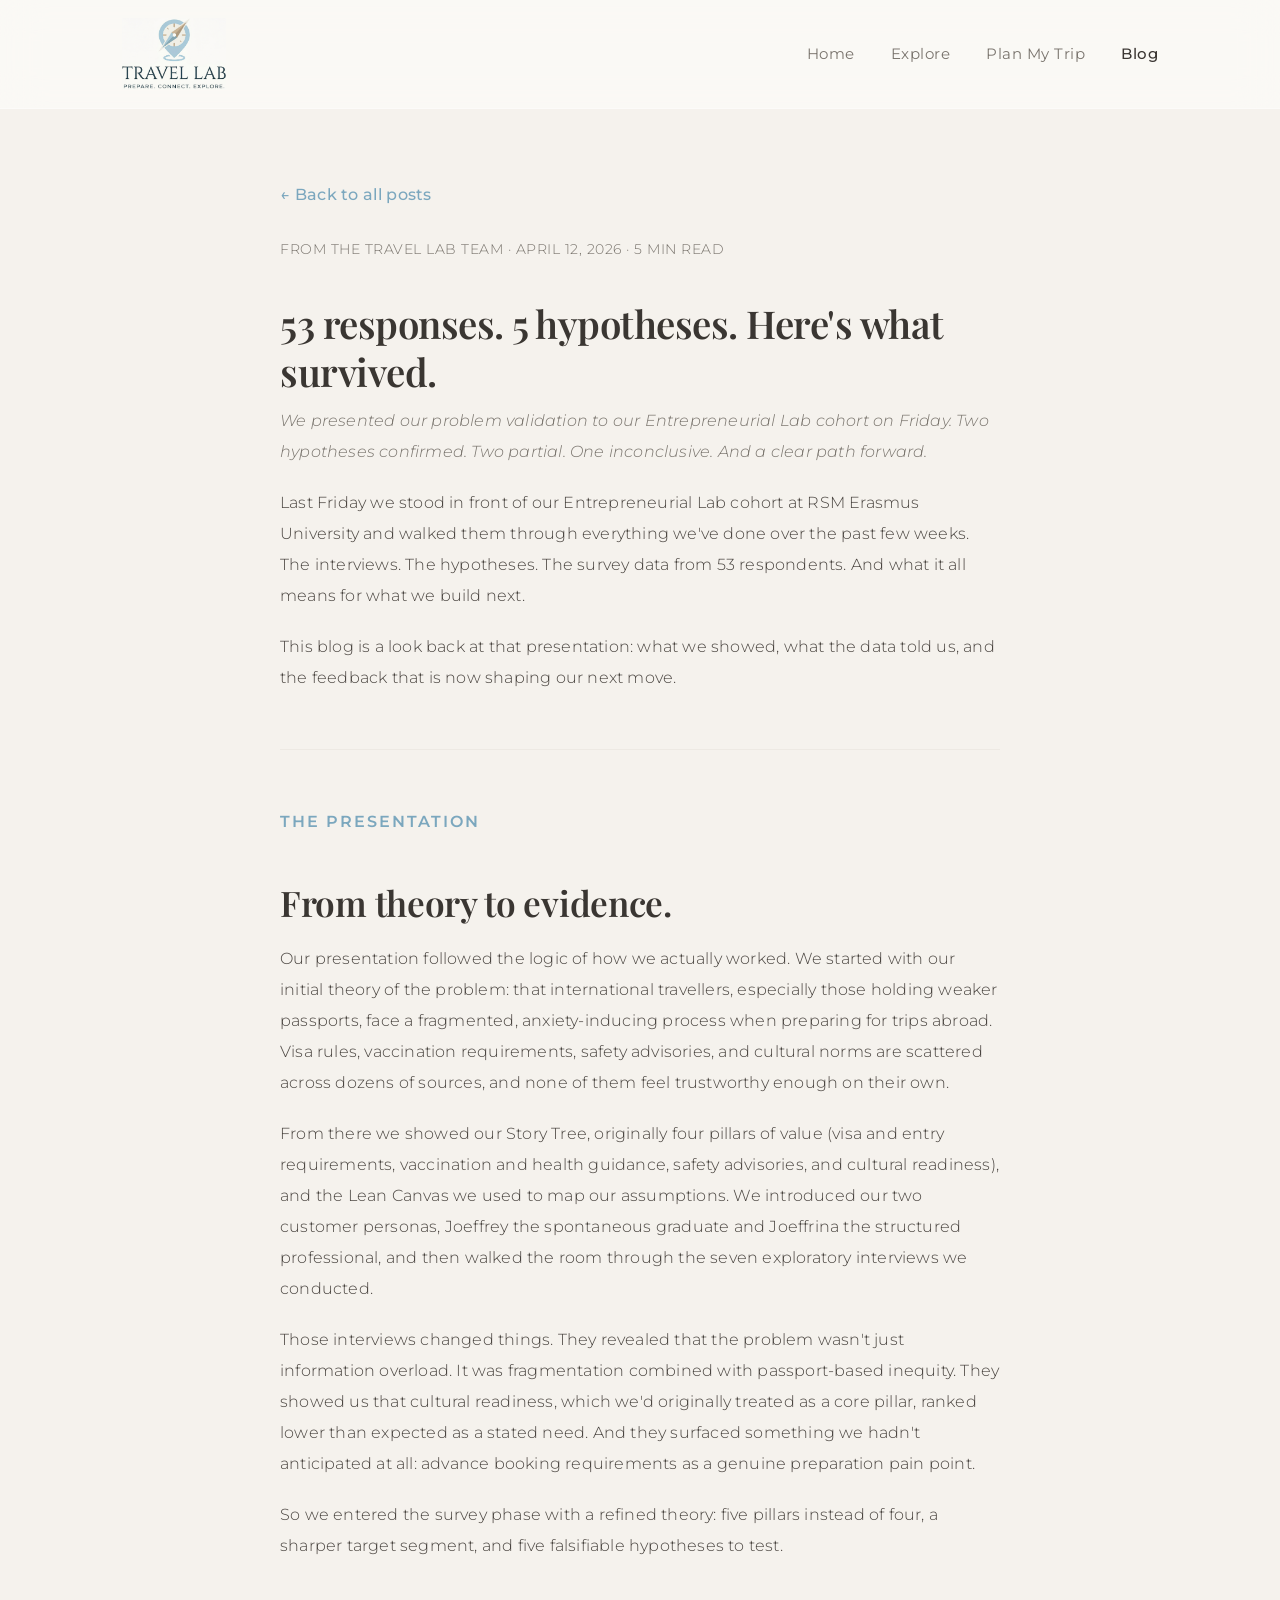
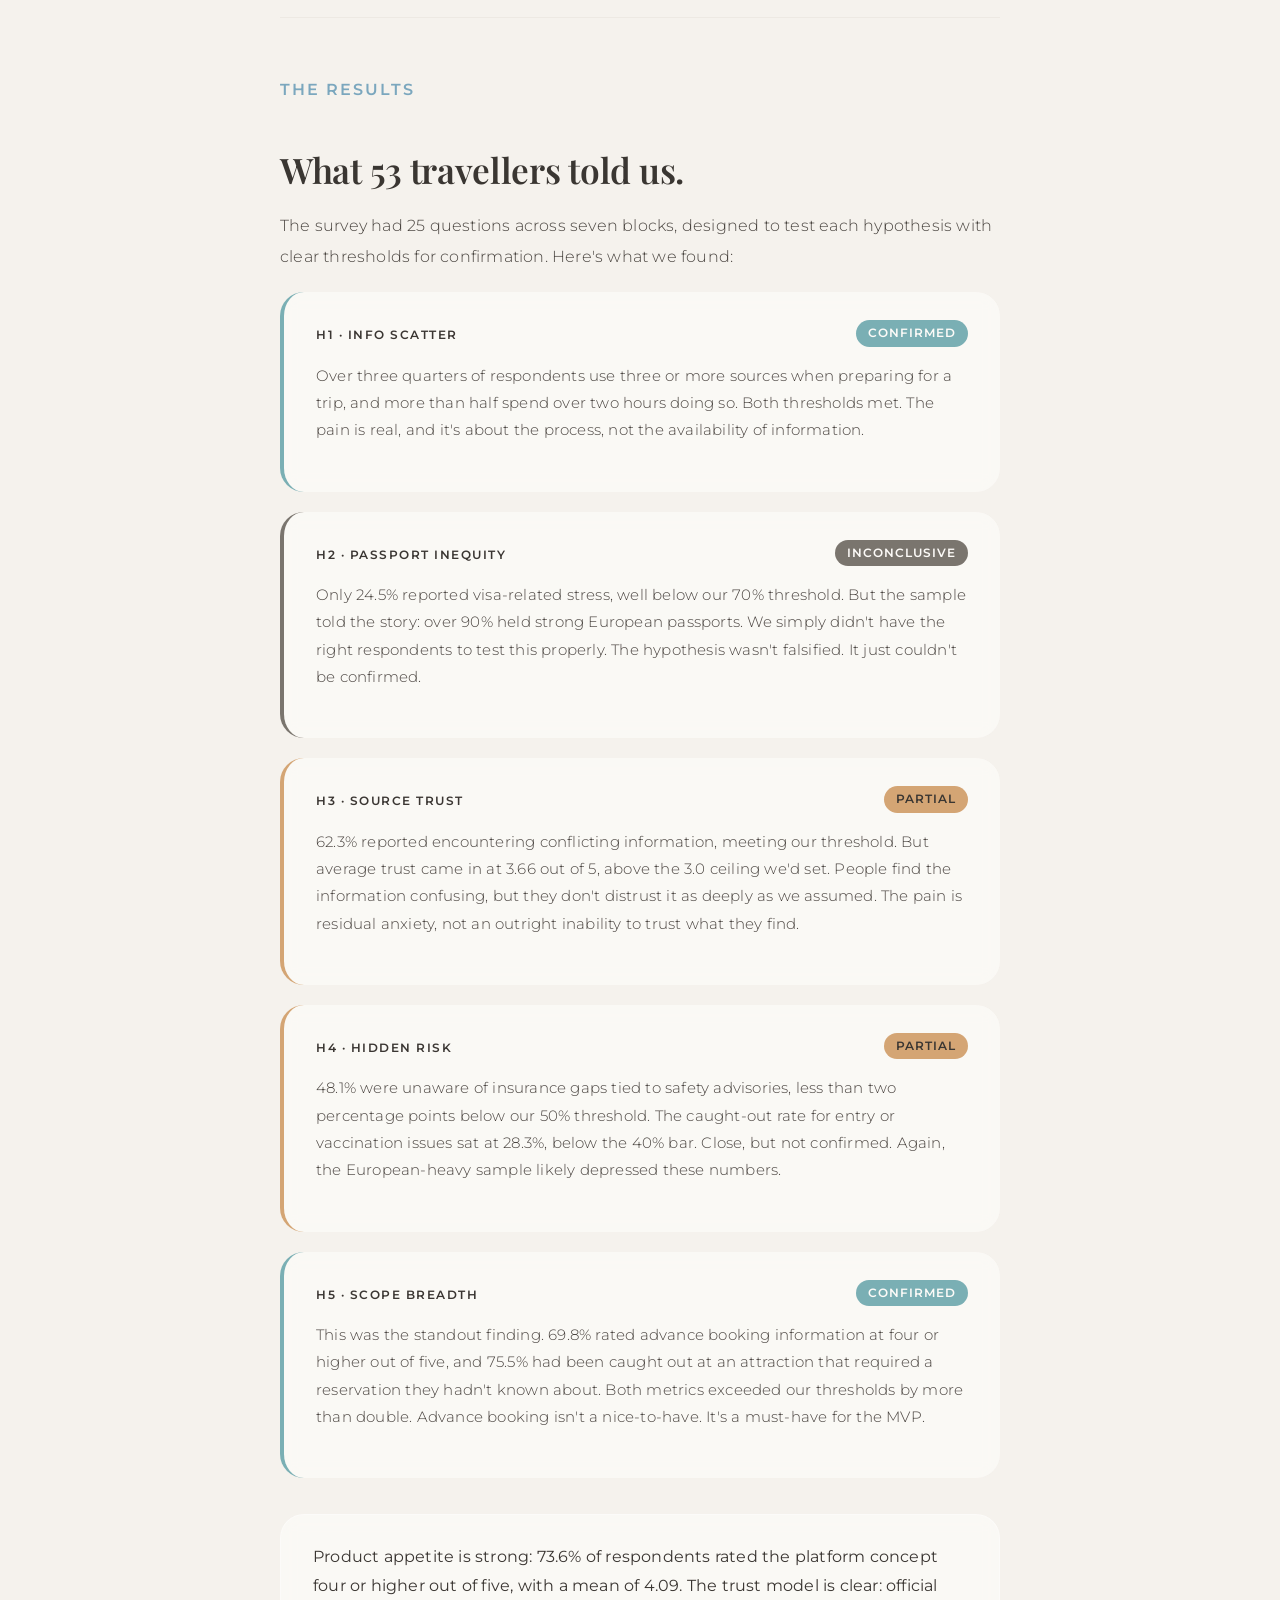
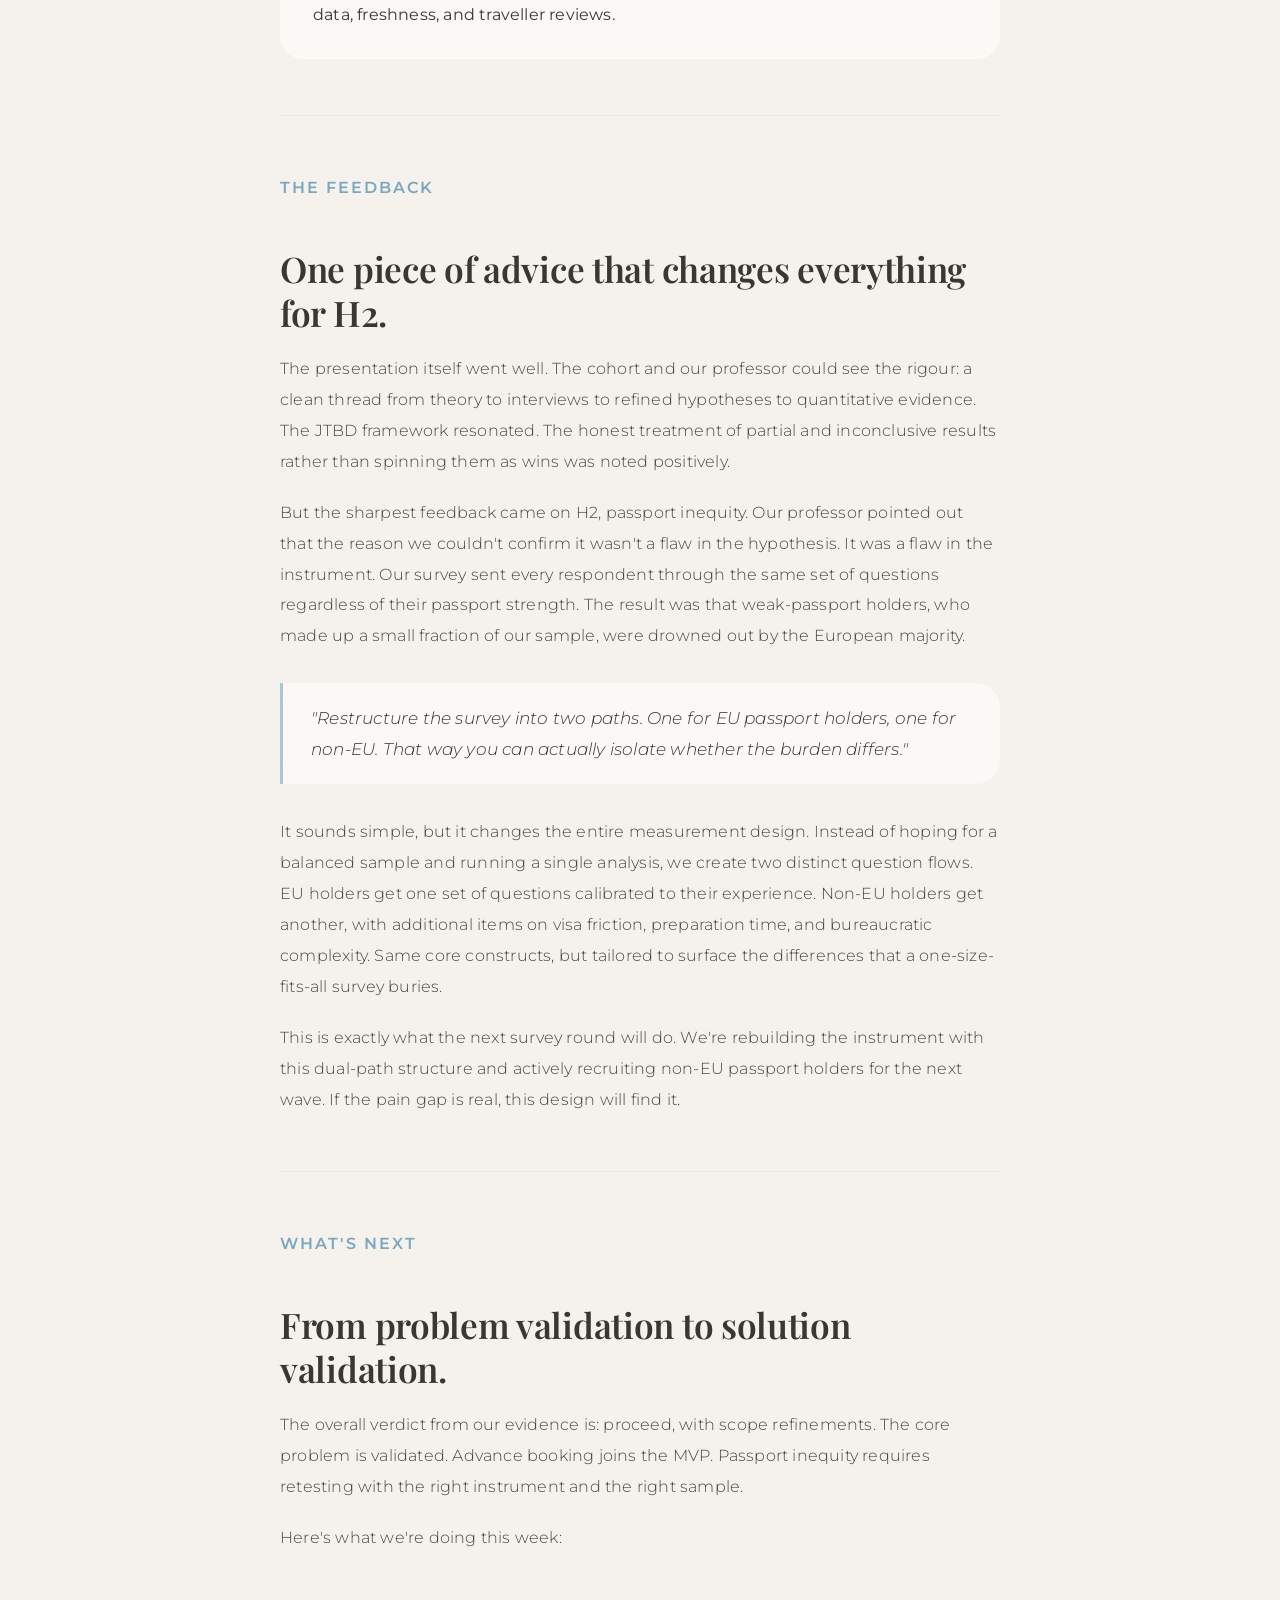
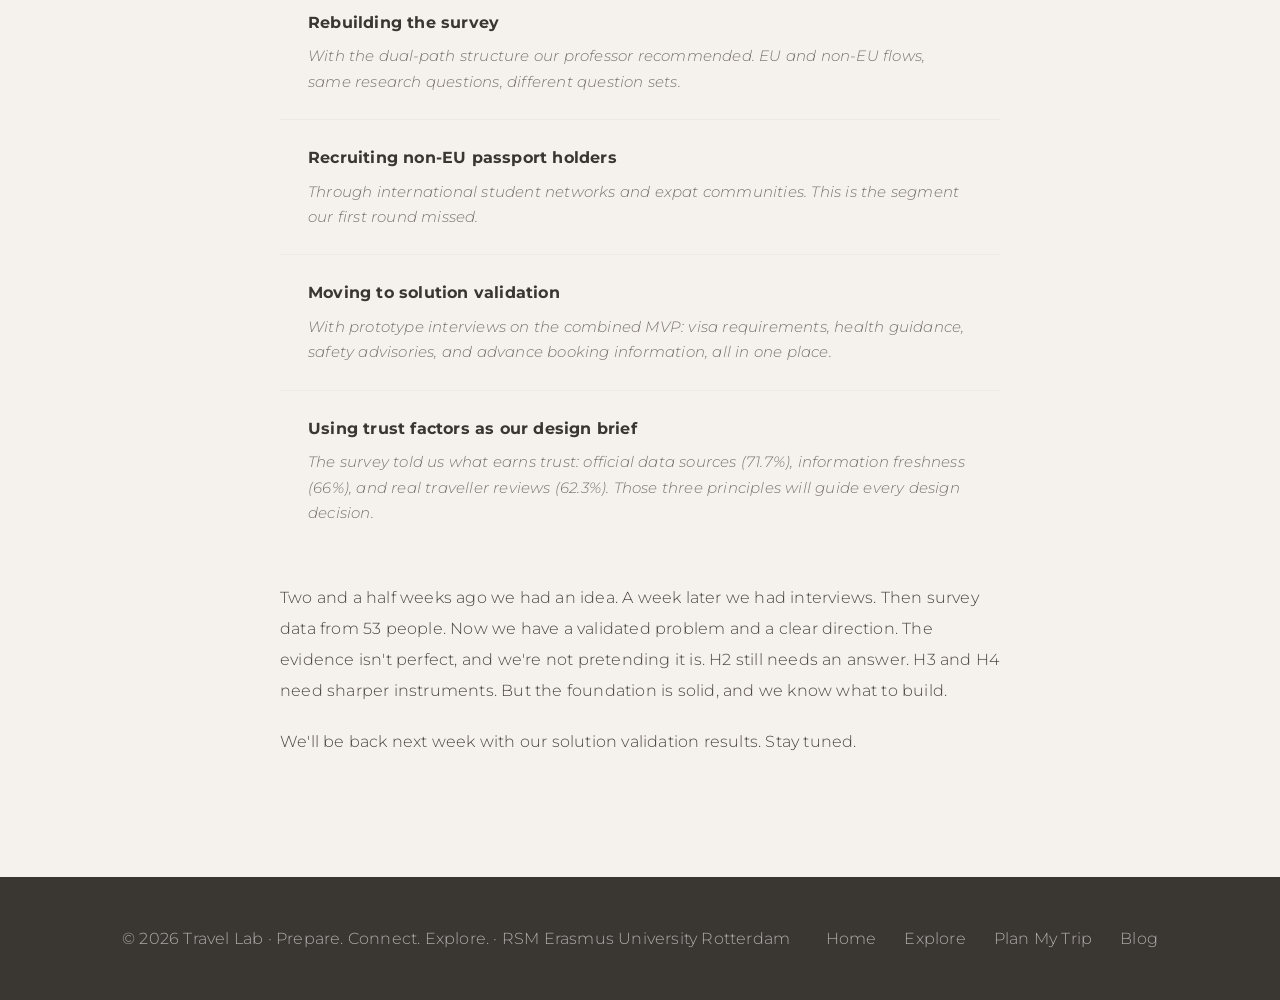
<file: website/blog/week-3-validation.html>
<!DOCTYPE html>
<html lang="en">
<head>
  <meta charset="UTF-8">
  <meta name="viewport" content="width=device-width, initial-scale=1.0">
  <title>53 responses. 5 hypotheses. Here's what survived. | Travel Lab Blog</title>
  <meta name="description" content="We presented our problem validation to our Entrepreneurial Lab cohort. Two hypotheses confirmed. Two partial. One inconclusive. And a clear path forward.">
  <link rel="stylesheet" href="../css/style.css">
  <link rel="preconnect" href="https://fonts.googleapis.com">
  <link rel="preconnect" href="https://fonts.gstatic.com" crossorigin>
  <link href="https://fonts.googleapis.com/css2?family=Playfair+Display:wght@400;500;600;700&family=Montserrat:wght@300;400;500;600;700&display=swap" rel="stylesheet">
</head>
<body>

  <!-- ====== NAVBAR ====== -->
  <nav class="navbar">
    <div class="container">
      <a href="/" class="navbar-logo">
        <img src="../images/logo.png" alt="Travel Lab logo">
        <span>Travel Lab</span>
      </a>
      <button class="menu-toggle" onclick="document.querySelector('.navbar-links').classList.toggle('open')" aria-label="Toggle menu">
        <span></span><span></span><span></span>
      </button>
      <ul class="navbar-links">
        <li><a href="/">Home</a></li>
        <li><a href="/#explore">Explore</a></li>
        <li><a href="/planner/">Plan My Trip</a></li>
        <li><a href="/blog/" class="active">Blog</a></li>
      </ul>
    </div>
  </nav>

  <!-- ====== BLOG POST ====== -->
  <section class="blog-post">
    <div class="container">
      <div class="blog-post-content">
        <a href="/blog/" class="back-link">&larr; Back to all posts</a>
        <p class="post-meta">From the Travel Lab Team &middot; April 12, 2026 &middot; 5 min read</p>
        <h1>53 responses. 5 hypotheses. Here's what survived.</h1>
        <p class="post-subtitle">We presented our problem validation to our Entrepreneurial Lab cohort on Friday. Two hypotheses confirmed. Two partial. One inconclusive. And a clear path forward.</p>

        <p>
          Last Friday we stood in front of our Entrepreneurial Lab cohort at RSM Erasmus University and walked them through everything we've done over the past few weeks. The interviews. The hypotheses. The survey data from 53 respondents. And what it all means for what we build next.
        </p>
        <p>
          This blog is a look back at that presentation: what we showed, what the data told us, and the feedback that is now shaping our next move.
        </p>

        <hr class="section-divider">

        <!-- ====== THE PRESENTATION ====== -->
        <p class="section-label">The Presentation</p>
        <h2>From theory to evidence.</h2>
        <p>
          Our presentation followed the logic of how we actually worked. We started with our initial theory of the problem: that international travellers, especially those holding weaker passports, face a fragmented, anxiety-inducing process when preparing for trips abroad. Visa rules, vaccination requirements, safety advisories, and cultural norms are scattered across dozens of sources, and none of them feel trustworthy enough on their own.
        </p>
        <p>
          From there we showed our Story Tree, originally four pillars of value (visa and entry requirements, vaccination and health guidance, safety advisories, and cultural readiness), and the Lean Canvas we used to map our assumptions. We introduced our two customer personas, Joeffrey the spontaneous graduate and Joeffrina the structured professional, and then walked the room through the seven exploratory interviews we conducted.
        </p>
        <p>
          Those interviews changed things. They revealed that the problem wasn't just information overload. It was fragmentation combined with passport-based inequity. They showed us that cultural readiness, which we'd originally treated as a core pillar, ranked lower than expected as a stated need. And they surfaced something we hadn't anticipated at all: advance booking requirements as a genuine preparation pain point.
        </p>
        <p>
          So we entered the survey phase with a refined theory: five pillars instead of four, a sharper target segment, and five falsifiable hypotheses to test.
        </p>

        <hr class="section-divider">

        <!-- ====== THE RESULTS ====== -->
        <p class="section-label">The Results</p>
        <h2>What 53 travellers told us.</h2>
        <p>
          The survey had 25 questions across seven blocks, designed to test each hypothesis with clear thresholds for confirmation. Here's what we found:
        </p>

        <div class="hypothesis-card confirmed">
          <span class="hypothesis-tag">H1 &middot; Info Scatter</span>
          <span class="hypothesis-status">Confirmed</span>
          <p>Over three quarters of respondents use three or more sources when preparing for a trip, and more than half spend over two hours doing so. Both thresholds met. The pain is real, and it's about the process, not the availability of information.</p>
        </div>

        <div class="hypothesis-card inconclusive">
          <span class="hypothesis-tag">H2 &middot; Passport Inequity</span>
          <span class="hypothesis-status">Inconclusive</span>
          <p>Only 24.5% reported visa-related stress, well below our 70% threshold. But the sample told the story: over 90% held strong European passports. We simply didn't have the right respondents to test this properly. The hypothesis wasn't falsified. It just couldn't be confirmed.</p>
        </div>

        <div class="hypothesis-card partial">
          <span class="hypothesis-tag">H3 &middot; Source Trust</span>
          <span class="hypothesis-status">Partial</span>
          <p>62.3% reported encountering conflicting information, meeting our threshold. But average trust came in at 3.66 out of 5, above the 3.0 ceiling we'd set. People find the information confusing, but they don't distrust it as deeply as we assumed. The pain is residual anxiety, not an outright inability to trust what they find.</p>
        </div>

        <div class="hypothesis-card partial">
          <span class="hypothesis-tag">H4 &middot; Hidden Risk</span>
          <span class="hypothesis-status">Partial</span>
          <p>48.1% were unaware of insurance gaps tied to safety advisories, less than two percentage points below our 50% threshold. The caught-out rate for entry or vaccination issues sat at 28.3%, below the 40% bar. Close, but not confirmed. Again, the European-heavy sample likely depressed these numbers.</p>
        </div>

        <div class="hypothesis-card confirmed">
          <span class="hypothesis-tag">H5 &middot; Scope Breadth</span>
          <span class="hypothesis-status">Confirmed</span>
          <p>This was the standout finding. 69.8% rated advance booking information at four or higher out of five, and 75.5% had been caught out at an attraction that required a reservation they hadn't known about. Both metrics exceeded our thresholds by more than double. Advance booking isn't a nice-to-have. It's a must-have for the MVP.</p>
        </div>

        <div class="highlight-box">
          Product appetite is strong: 73.6% of respondents rated the platform concept four or higher out of five, with a mean of 4.09. The trust model is clear: official data, freshness, and traveller reviews.
        </div>

        <hr class="section-divider">

        <!-- ====== THE FEEDBACK ====== -->
        <p class="section-label">The Feedback</p>
        <h2>One piece of advice that changes everything for H2.</h2>
        <p>
          The presentation itself went well. The cohort and our professor could see the rigour: a clean thread from theory to interviews to refined hypotheses to quantitative evidence. The JTBD framework resonated. The honest treatment of partial and inconclusive results rather than spinning them as wins was noted positively.
        </p>
        <p>
          But the sharpest feedback came on H2, passport inequity. Our professor pointed out that the reason we couldn't confirm it wasn't a flaw in the hypothesis. It was a flaw in the instrument. Our survey sent every respondent through the same set of questions regardless of their passport strength. The result was that weak-passport holders, who made up a small fraction of our sample, were drowned out by the European majority.
        </p>

        <blockquote class="blog-quote">
          "Restructure the survey into two paths. One for EU passport holders, one for non-EU. That way you can actually isolate whether the burden differs."
        </blockquote>

        <p>
          It sounds simple, but it changes the entire measurement design. Instead of hoping for a balanced sample and running a single analysis, we create two distinct question flows. EU holders get one set of questions calibrated to their experience. Non-EU holders get another, with additional items on visa friction, preparation time, and bureaucratic complexity. Same core constructs, but tailored to surface the differences that a one-size-fits-all survey buries.
        </p>
        <p>
          This is exactly what the next survey round will do. We're rebuilding the instrument with this dual-path structure and actively recruiting non-EU passport holders for the next wave. If the pain gap is real, this design will find it.
        </p>

        <hr class="section-divider">

        <!-- ====== WHAT'S NEXT ====== -->
        <p class="section-label">What's Next</p>
        <h2>From problem validation to solution validation.</h2>
        <p>
          The overall verdict from our evidence is: proceed, with scope refinements. The core problem is validated. Advance booking joins the MVP. Passport inequity requires retesting with the right instrument and the right sample.
        </p>
        <p>Here's what we're doing this week:</p>

        <div class="needs-list">
          <div class="need-item">
            <strong>Rebuilding the survey</strong>
            <em>With the dual-path structure our professor recommended. EU and non-EU flows, same research questions, different question sets.</em>
          </div>
          <div class="need-item">
            <strong>Recruiting non-EU passport holders</strong>
            <em>Through international student networks and expat communities. This is the segment our first round missed.</em>
          </div>
          <div class="need-item">
            <strong>Moving to solution validation</strong>
            <em>With prototype interviews on the combined MVP: visa requirements, health guidance, safety advisories, and advance booking information, all in one place.</em>
          </div>
          <div class="need-item">
            <strong>Using trust factors as our design brief</strong>
            <em>The survey told us what earns trust: official data sources (71.7%), information freshness (66%), and real traveller reviews (62.3%). Those three principles will guide every design decision.</em>
          </div>
        </div>

        <p>
          Two and a half weeks ago we had an idea. A week later we had interviews. Then survey data from 53 people. Now we have a validated problem and a clear direction. The evidence isn't perfect, and we're not pretending it is. H2 still needs an answer. H3 and H4 need sharper instruments. But the foundation is solid, and we know what to build.
        </p>
        <p>
          We'll be back next week with our solution validation results. Stay tuned.
        </p>

        <!-- ====== COMMENTS ====== -->
        <div id="disqus_thread" style="margin-top: 48px;"></div>
        <script>
          var disqus_config = function () {
            this.page.url = window.location.href;
            this.page.identifier = 'week-3-validation';
          };
          (function() {
            var d = document, s = d.createElement('script');
            s.src = 'https://travellab-1.disqus.com/embed.js';
            s.setAttribute('data-timestamp', +new Date());
            (d.head || d.body).appendChild(s);
          })();
        </script>
        <noscript>Please enable JavaScript to view the <a href="https://disqus.com/?ref_noscript">comments powered by Disqus.</a></noscript>

      </div>
    </div>
  </section>

  <!-- ====== FOOTER ====== -->
  <footer class="footer">
    <div class="container">
      <div class="footer-content">
        <p>&copy; 2026 Travel Lab &middot; Prepare. Connect. Explore. &middot; RSM Erasmus University Rotterdam</p>
        <ul class="footer-links">
          <li><a href="/">Home</a></li>
          <li><a href="/#explore">Explore</a></li>
          <li><a href="/planner/">Plan My Trip</a></li>
          <li><a href="/blog/">Blog</a></li>
        </ul>
      </div>
    </div>
  </footer>

</body>
</html>
</file>
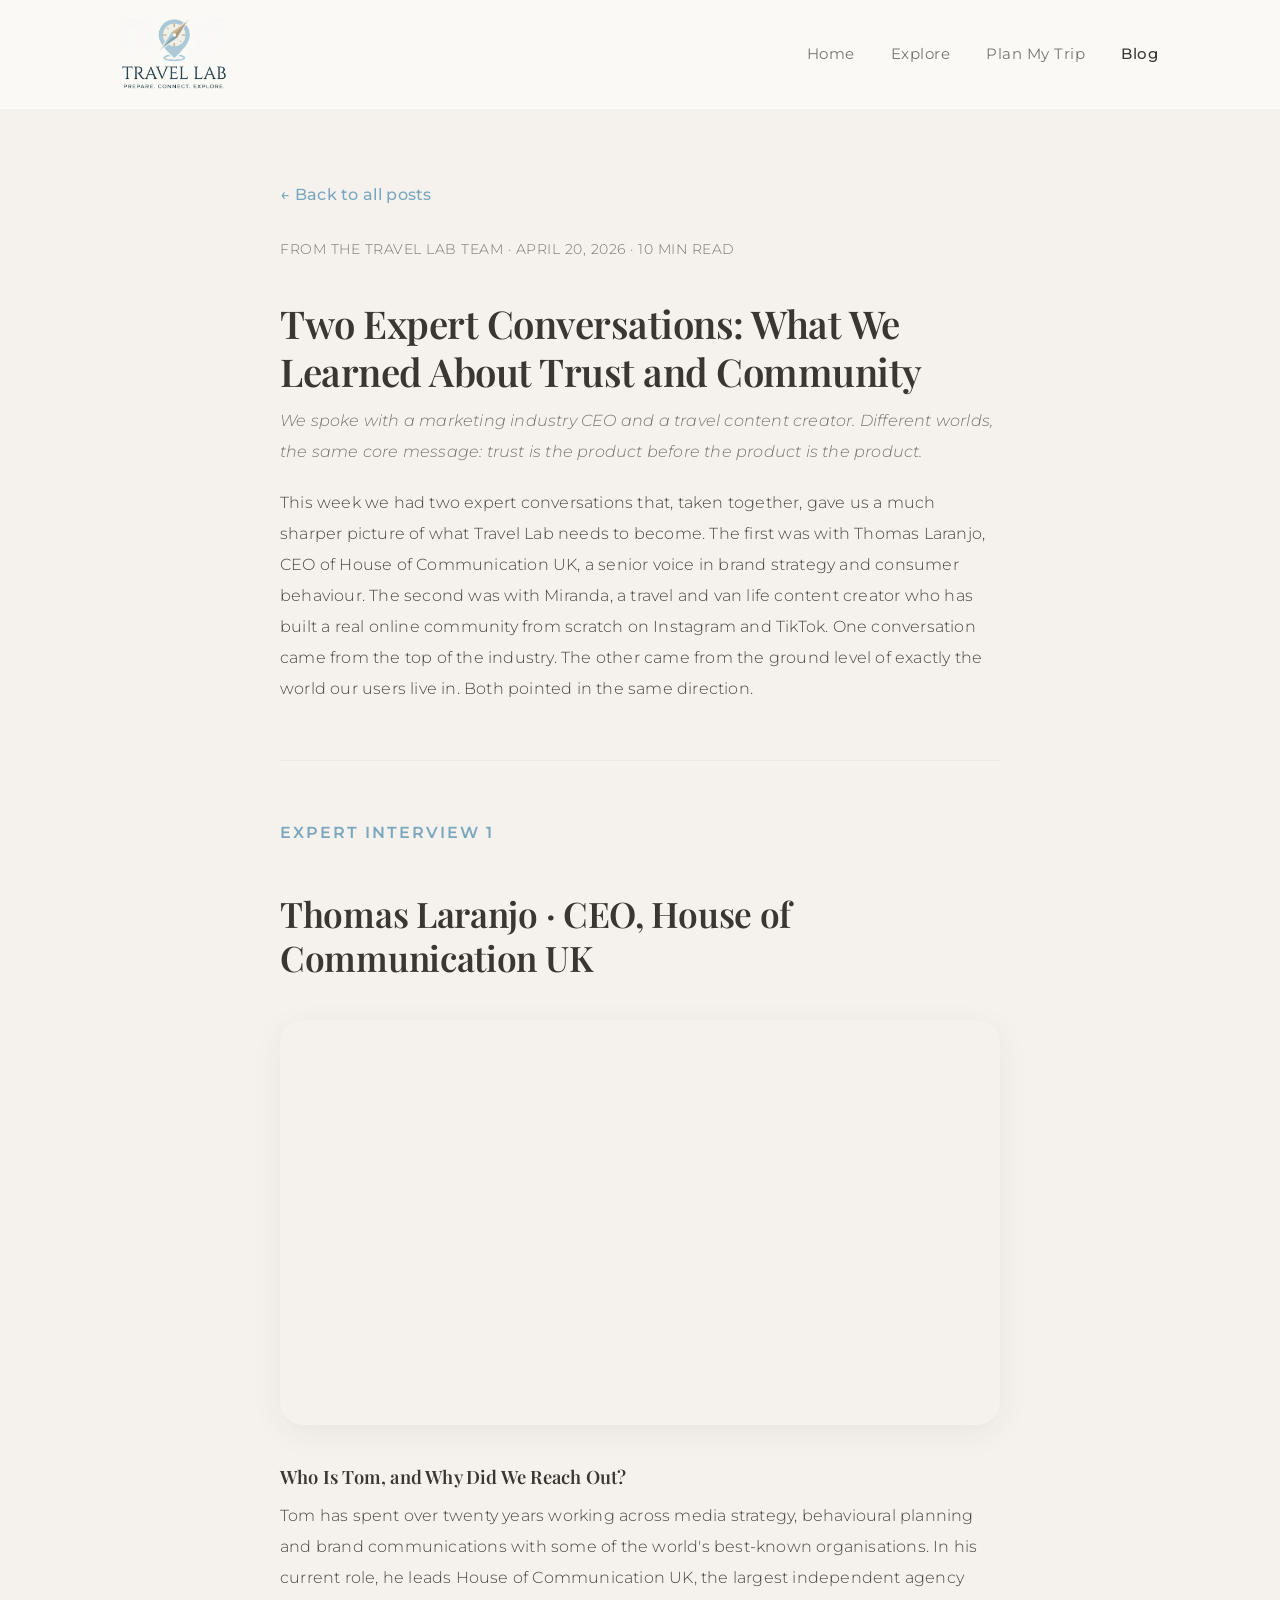
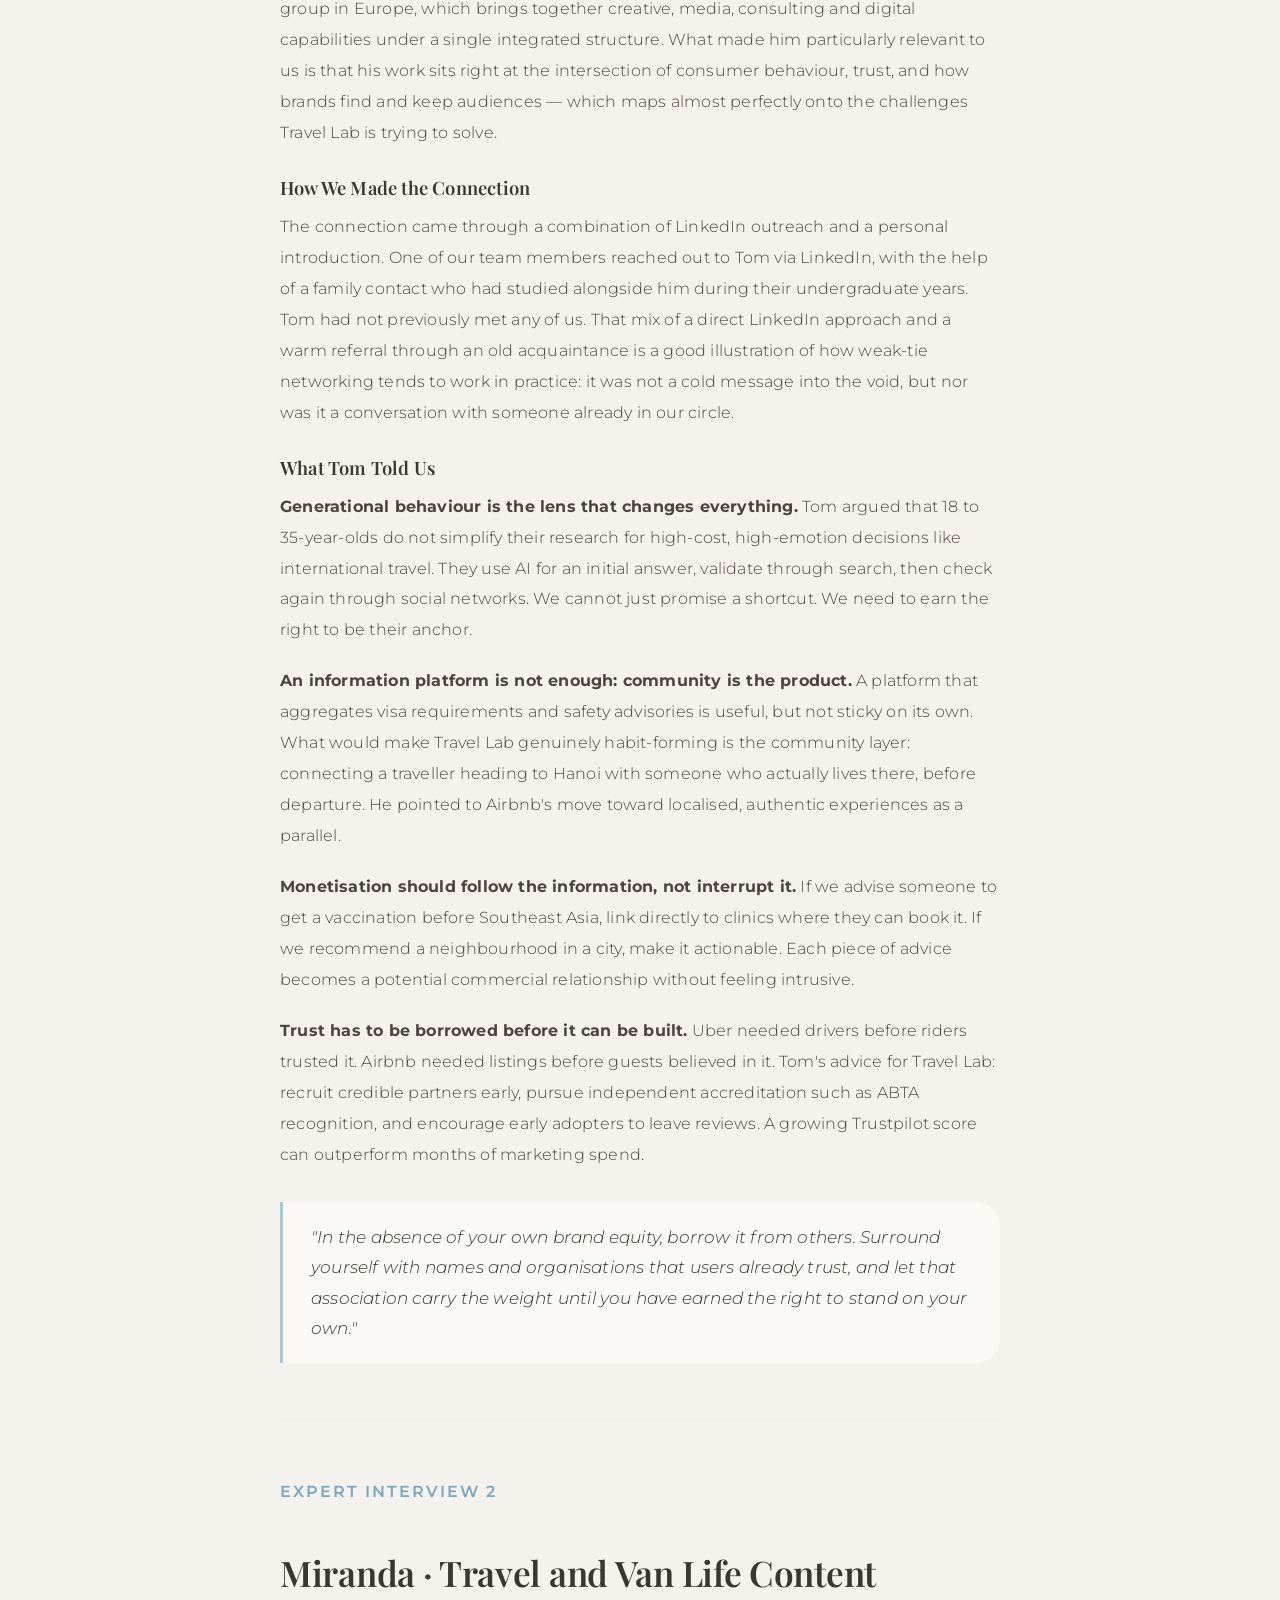
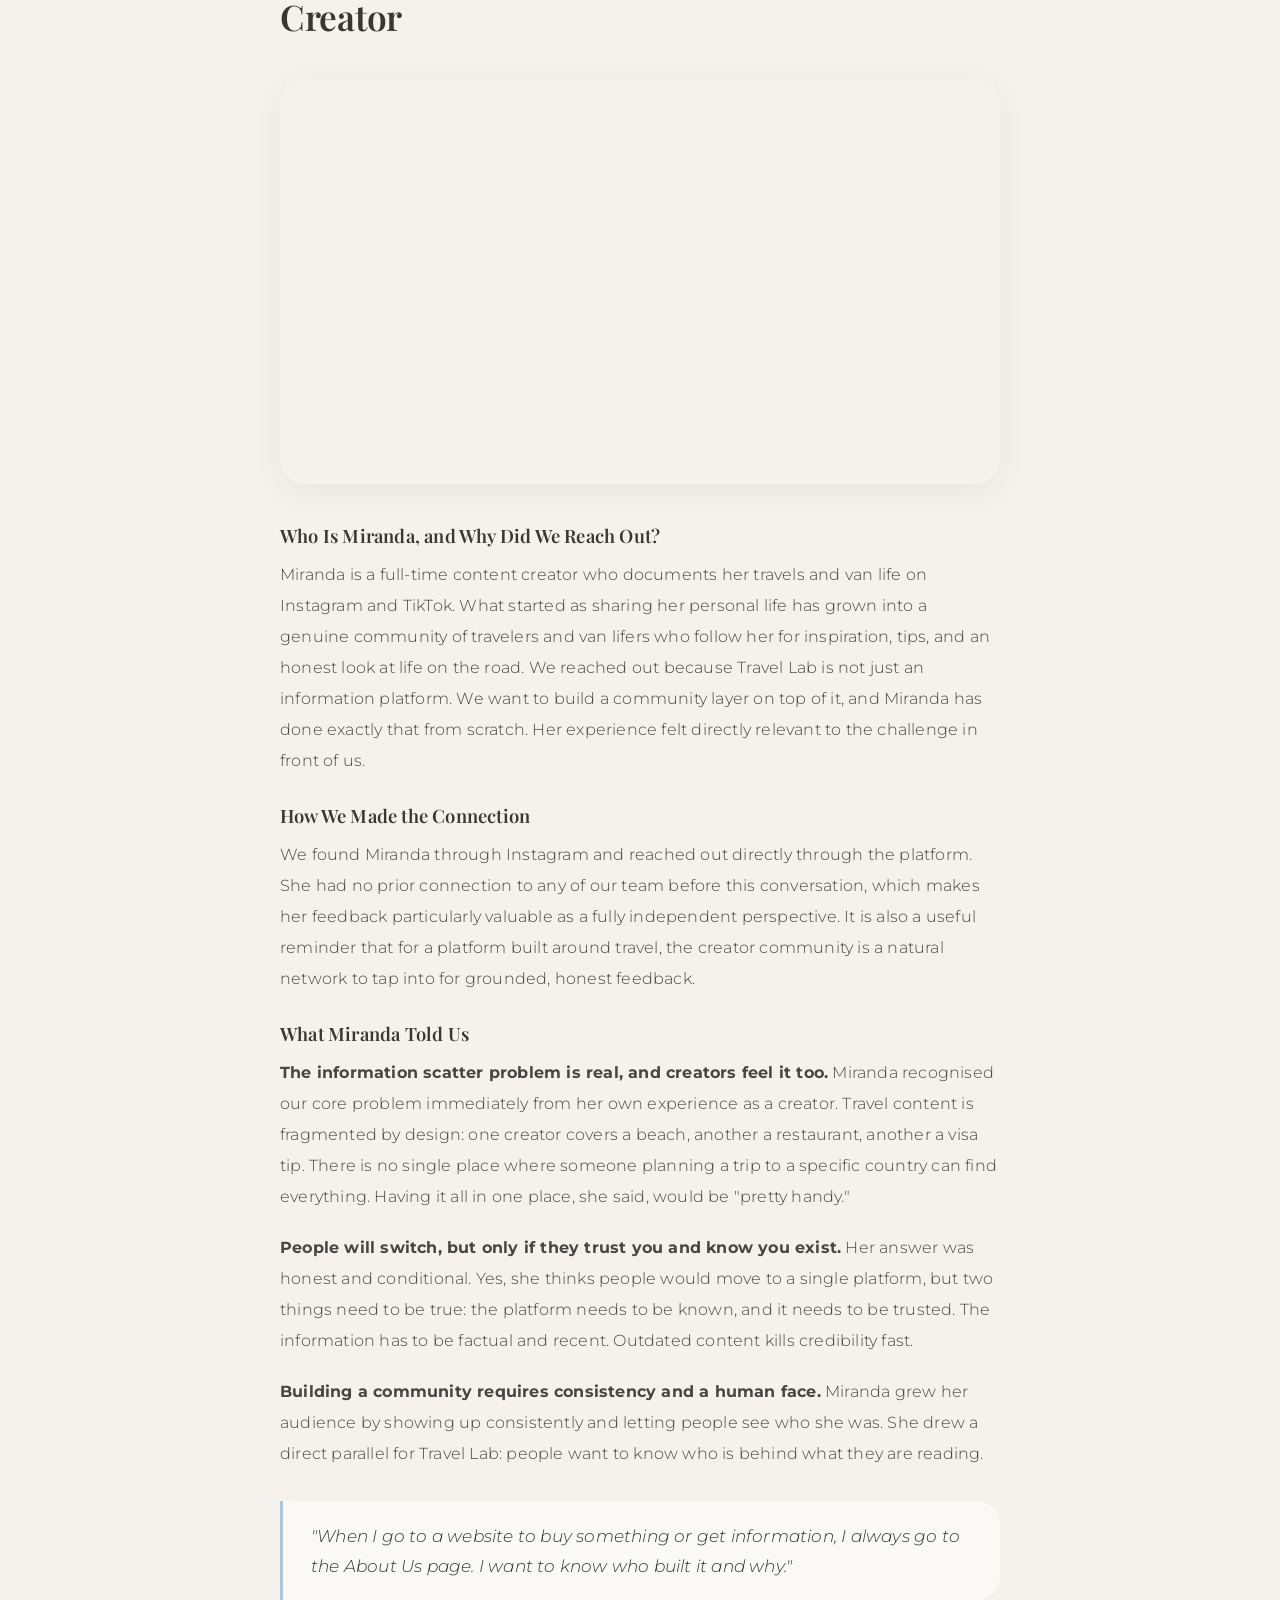
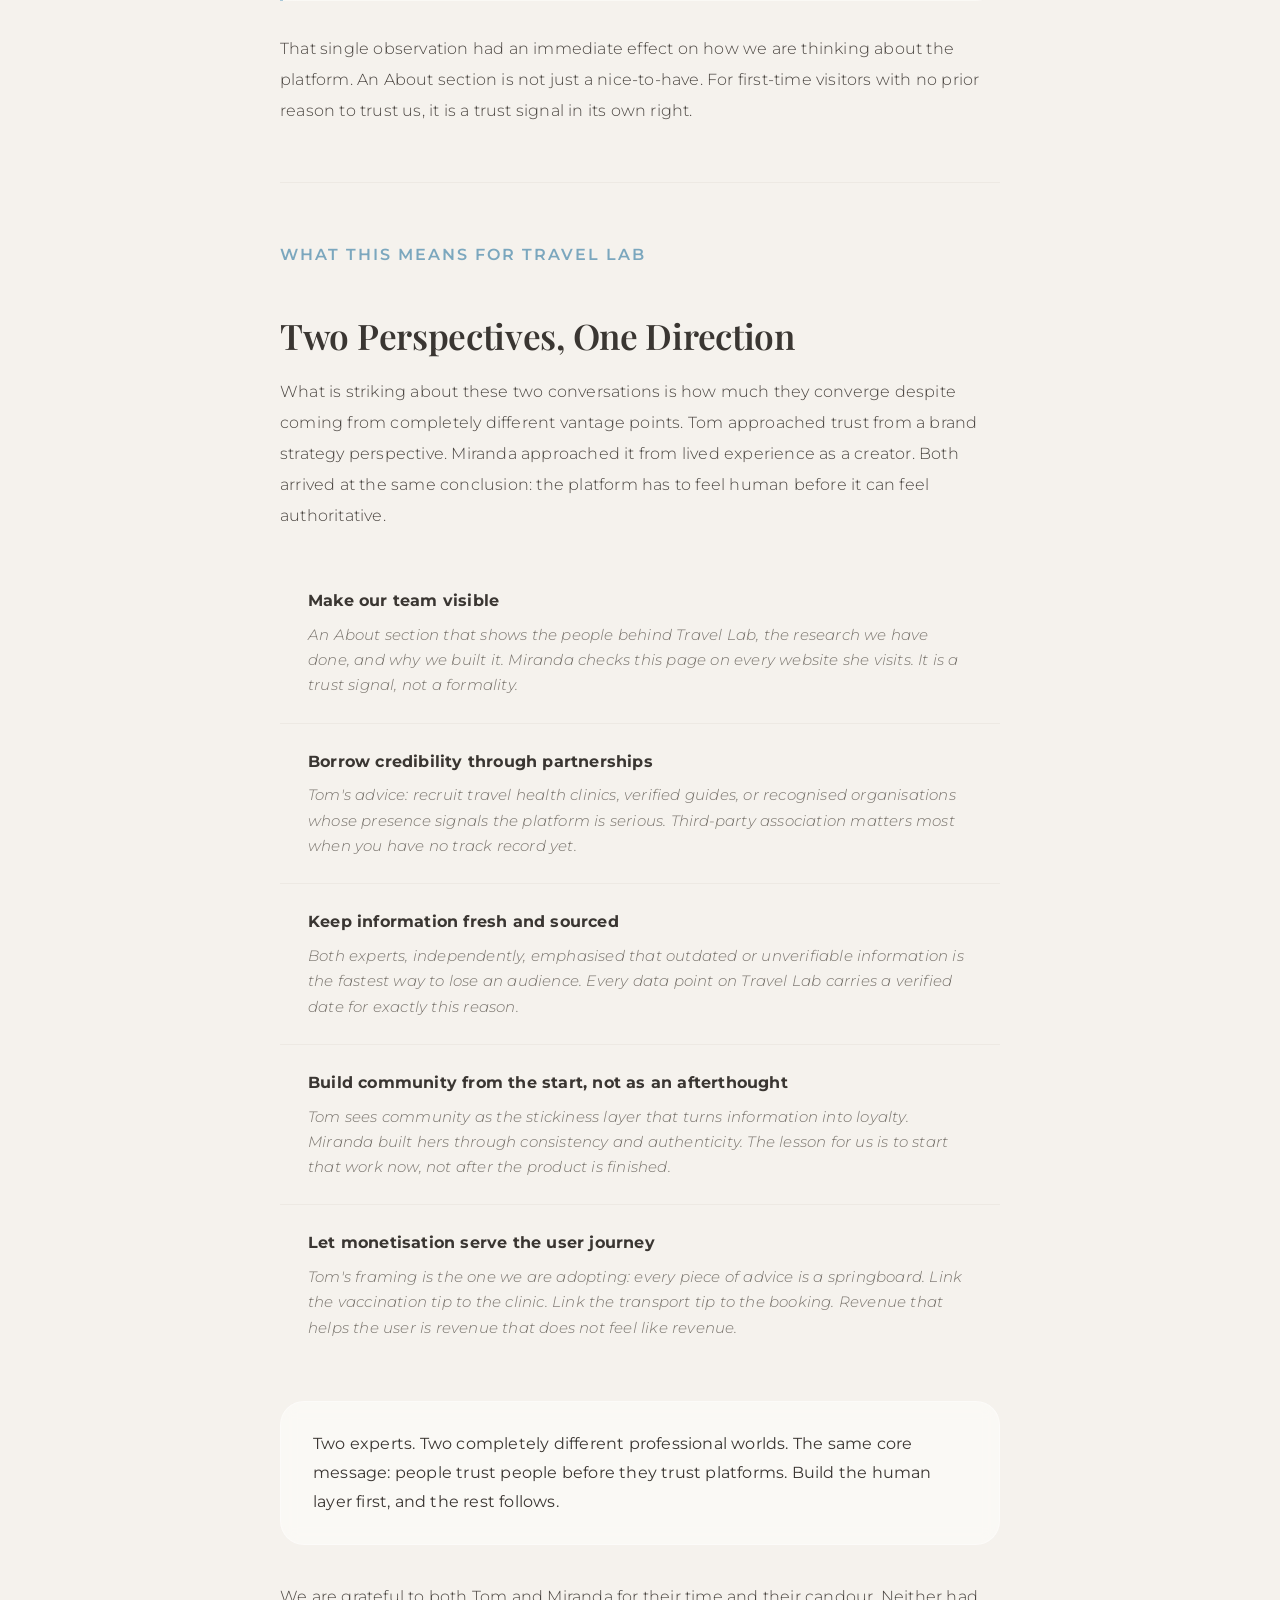
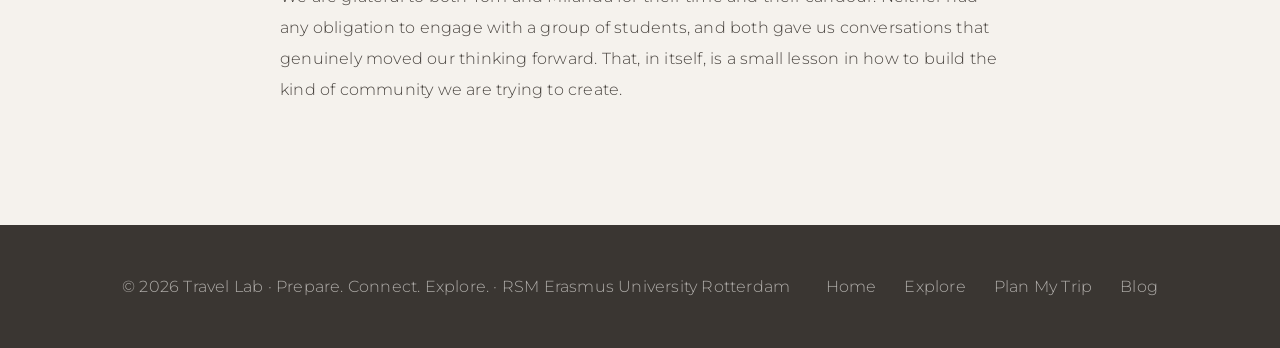
<file: website/blog/week-4-interview.html>
<!DOCTYPE html>
<html lang="en">
<head>
  <meta charset="UTF-8">
  <meta name="viewport" content="width=device-width, initial-scale=1.0">
  <title>Two Expert Conversations: What We Learned About Trust and Community | Travel Lab Blog</title>
  <meta name="description" content="We spoke with a marketing industry CEO and a travel content creator. Different worlds, the same core message: trust is the product before the product is the product.">
  <link rel="stylesheet" href="../css/style.css">
  <link rel="preconnect" href="https://fonts.googleapis.com">
  <link rel="preconnect" href="https://fonts.gstatic.com" crossorigin>
  <link href="https://fonts.googleapis.com/css2?family=Playfair+Display:wght@400;500;600;700&family=Montserrat:wght@300;400;500;600;700&display=swap" rel="stylesheet">
</head>
<body>

  <!-- ====== NAVBAR ====== -->
  <nav class="navbar">
    <div class="container">
      <a href="/" class="navbar-logo">
        <img src="../images/logo.png" alt="Travel Lab logo">
        <span>Travel Lab</span>
      </a>
      <button class="menu-toggle" onclick="document.querySelector('.navbar-links').classList.toggle('open')" aria-label="Toggle menu">
        <span></span><span></span><span></span>
      </button>
      <ul class="navbar-links">
        <li><a href="/">Home</a></li>
        <li><a href="/#explore">Explore</a></li>
        <li><a href="/planner/">Plan My Trip</a></li>
        <li><a href="/blog/" class="active">Blog</a></li>
      </ul>
    </div>
  </nav>

  <!-- ====== BLOG POST ====== -->
  <section class="blog-post">
    <div class="container">
      <div class="blog-post-content">
        <a href="/blog/" class="back-link">&larr; Back to all posts</a>
        <p class="post-meta">From the Travel Lab Team &middot; April 20, 2026 &middot; 10 min read</p>
        <h1>Two Expert Conversations: What We Learned About Trust and Community</h1>
        <p class="post-subtitle">We spoke with a marketing industry CEO and a travel content creator. Different worlds, the same core message: trust is the product before the product is the product.</p>

        <p>
          This week we had two expert conversations that, taken together, gave us a much sharper picture of what Travel Lab needs to become. The first was with Thomas Laranjo, CEO of House of Communication UK, a senior voice in brand strategy and consumer behaviour. The second was with Miranda, a travel and van life content creator who has built a real online community from scratch on Instagram and TikTok. One conversation came from the top of the industry. The other came from the ground level of exactly the world our users live in. Both pointed in the same direction.
        </p>

        <hr class="section-divider">

        <!-- ====================================================== -->
        <!-- EXPERT 1: TOM LARANJO                                  -->
        <!-- ====================================================== -->
        <p class="section-label">Expert Interview 1</p>
        <h2>Thomas Laranjo &middot; CEO, House of Communication UK</h2>

        <div class="video-embed-wrapper">
          <iframe src="https://www.youtube.com/embed/KSbpXBHQFp8" title="Tom Laranjo Interview | Travel Lab" allow="accelerometer; autoplay; clipboard-write; encrypted-media; gyroscope; picture-in-picture" allowfullscreen></iframe>
        </div>

        <h3 style="margin-top: 36px; margin-bottom: 12px; font-size: 1.15rem; font-weight: 600;">Who Is Tom, and Why Did We Reach Out?</h3>
        <p>
          Tom has spent over twenty years working across media strategy, behavioural planning and brand communications with some of the world's best-known organisations. In his current role, he leads House of Communication UK, the largest independent agency group in Europe, which brings together creative, media, consulting and digital capabilities under a single integrated structure. What made him particularly relevant to us is that his work sits right at the intersection of consumer behaviour, trust, and how brands find and keep audiences — which maps almost perfectly onto the challenges Travel Lab is trying to solve.
        </p>

        <h3 style="margin-top: 28px; margin-bottom: 12px; font-size: 1.15rem; font-weight: 600;">How We Made the Connection</h3>
        <p>
          The connection came through a combination of LinkedIn outreach and a personal introduction. One of our team members reached out to Tom via LinkedIn, with the help of a family contact who had studied alongside him during their undergraduate years. Tom had not previously met any of us. That mix of a direct LinkedIn approach and a warm referral through an old acquaintance is a good illustration of how weak-tie networking tends to work in practice: it was not a cold message into the void, but nor was it a conversation with someone already in our circle.
        </p>

        <h3 style="margin-top: 28px; margin-bottom: 12px; font-size: 1.15rem; font-weight: 600;">What Tom Told Us</h3>

        <p><strong>Generational behaviour is the lens that changes everything.</strong> Tom argued that 18 to 35-year-olds do not simplify their research for high-cost, high-emotion decisions like international travel. They use AI for an initial answer, validate through search, then check again through social networks. We cannot just promise a shortcut. We need to earn the right to be their anchor.</p>

        <p><strong>An information platform is not enough: community is the product.</strong> A platform that aggregates visa requirements and safety advisories is useful, but not sticky on its own. What would make Travel Lab genuinely habit-forming is the community layer: connecting a traveller heading to Hanoi with someone who actually lives there, before departure. He pointed to Airbnb's move toward localised, authentic experiences as a parallel.</p>

        <p><strong>Monetisation should follow the information, not interrupt it.</strong> If we advise someone to get a vaccination before Southeast Asia, link directly to clinics where they can book it. If we recommend a neighbourhood in a city, make it actionable. Each piece of advice becomes a potential commercial relationship without feeling intrusive.</p>

        <p><strong>Trust has to be borrowed before it can be built.</strong> Uber needed drivers before riders trusted it. Airbnb needed listings before guests believed in it. Tom's advice for Travel Lab: recruit credible partners early, pursue independent accreditation such as ABTA recognition, and encourage early adopters to leave reviews. A growing Trustpilot score can outperform months of marketing spend.</p>

        <blockquote class="blog-quote">
          "In the absence of your own brand equity, borrow it from others. Surround yourself with names and organisations that users already trust, and let that association carry the weight until you have earned the right to stand on your own."
        </blockquote>

        <hr class="section-divider">

        <!-- ====================================================== -->
        <!-- EXPERT 2: MIRANDA                                      -->
        <!-- ====================================================== -->
        <p class="section-label">Expert Interview 2</p>
        <h2>Miranda &middot; Travel and Van Life Content Creator</h2>

        <div class="video-embed-wrapper">
          <iframe src="https://www.youtube.com/embed/N6DLsoC-M9U" title="Miranda Interview | Travel Lab" allow="accelerometer; autoplay; clipboard-write; encrypted-media; gyroscope; picture-in-picture" allowfullscreen></iframe>
        </div>

        <h3 style="margin-top: 36px; margin-bottom: 12px; font-size: 1.15rem; font-weight: 600;">Who Is Miranda, and Why Did We Reach Out?</h3>
        <p>
          Miranda is a full-time content creator who documents her travels and van life on Instagram and TikTok. What started as sharing her personal life has grown into a genuine community of travelers and van lifers who follow her for inspiration, tips, and an honest look at life on the road. We reached out because Travel Lab is not just an information platform. We want to build a community layer on top of it, and Miranda has done exactly that from scratch. Her experience felt directly relevant to the challenge in front of us.
        </p>

        <h3 style="margin-top: 28px; margin-bottom: 12px; font-size: 1.15rem; font-weight: 600;">How We Made the Connection</h3>
        <p>
          We found Miranda through Instagram and reached out directly through the platform. She had no prior connection to any of our team before this conversation, which makes her feedback particularly valuable as a fully independent perspective. It is also a useful reminder that for a platform built around travel, the creator community is a natural network to tap into for grounded, honest feedback.
        </p>

        <h3 style="margin-top: 28px; margin-bottom: 12px; font-size: 1.15rem; font-weight: 600;">What Miranda Told Us</h3>

        <p><strong>The information scatter problem is real, and creators feel it too.</strong> Miranda recognised our core problem immediately from her own experience as a creator. Travel content is fragmented by design: one creator covers a beach, another a restaurant, another a visa tip. There is no single place where someone planning a trip to a specific country can find everything. Having it all in one place, she said, would be "pretty handy."</p>

        <p><strong>People will switch, but only if they trust you and know you exist.</strong> Her answer was honest and conditional. Yes, she thinks people would move to a single platform, but two things need to be true: the platform needs to be known, and it needs to be trusted. The information has to be factual and recent. Outdated content kills credibility fast.</p>

        <p><strong>Building a community requires consistency and a human face.</strong> Miranda grew her audience by showing up consistently and letting people see who she was. She drew a direct parallel for Travel Lab: people want to know who is behind what they are reading.</p>

        <blockquote class="blog-quote">
          "When I go to a website to buy something or get information, I always go to the About Us page. I want to know who built it and why."
        </blockquote>

        <p>
          That single observation had an immediate effect on how we are thinking about the platform. An About section is not just a nice-to-have. For first-time visitors with no prior reason to trust us, it is a trust signal in its own right.
        </p>

        <hr class="section-divider">

        <!-- ====================================================== -->
        <!-- COMBINED CONCLUSIONS                                   -->
        <!-- ====================================================== -->
        <p class="section-label">What This Means for Travel Lab</p>
        <h2>Two Perspectives, One Direction</h2>

        <p>
          What is striking about these two conversations is how much they converge despite coming from completely different vantage points. Tom approached trust from a brand strategy perspective. Miranda approached it from lived experience as a creator. Both arrived at the same conclusion: the platform has to feel human before it can feel authoritative.
        </p>

        <div class="needs-list">
          <div class="need-item">
            <strong>Make our team visible</strong>
            <em>An About section that shows the people behind Travel Lab, the research we have done, and why we built it. Miranda checks this page on every website she visits. It is a trust signal, not a formality.</em>
          </div>
          <div class="need-item">
            <strong>Borrow credibility through partnerships</strong>
            <em>Tom's advice: recruit travel health clinics, verified guides, or recognised organisations whose presence signals the platform is serious. Third-party association matters most when you have no track record yet.</em>
          </div>
          <div class="need-item">
            <strong>Keep information fresh and sourced</strong>
            <em>Both experts, independently, emphasised that outdated or unverifiable information is the fastest way to lose an audience. Every data point on Travel Lab carries a verified date for exactly this reason.</em>
          </div>
          <div class="need-item">
            <strong>Build community from the start, not as an afterthought</strong>
            <em>Tom sees community as the stickiness layer that turns information into loyalty. Miranda built hers through consistency and authenticity. The lesson for us is to start that work now, not after the product is finished.</em>
          </div>
          <div class="need-item">
            <strong>Let monetisation serve the user journey</strong>
            <em>Tom's framing is the one we are adopting: every piece of advice is a springboard. Link the vaccination tip to the clinic. Link the transport tip to the booking. Revenue that helps the user is revenue that does not feel like revenue.</em>
          </div>
        </div>

        <div class="highlight-box">
          Two experts. Two completely different professional worlds. The same core message: people trust people before they trust platforms. Build the human layer first, and the rest follows.
        </div>

        <p>
          We are grateful to both Tom and Miranda for their time and their candour. Neither had any obligation to engage with a group of students, and both gave us conversations that genuinely moved our thinking forward. That, in itself, is a small lesson in how to build the kind of community we are trying to create.
        </p>

        <!-- ====== COMMENTS ====== -->
        <div id="disqus_thread" style="margin-top: 48px;"></div>
        <script>
          var disqus_config = function () {
            this.page.url = window.location.href;
            this.page.identifier = 'week-4-interview';
          };
          (function() {
            var d = document, s = d.createElement('script');
            s.src = 'https://travellab-1.disqus.com/embed.js';
            s.setAttribute('data-timestamp', +new Date());
            (d.head || d.body).appendChild(s);
          })();
        </script>
        <noscript>Please enable JavaScript to view the <a href="https://disqus.com/?ref_noscript">comments powered by Disqus.</a></noscript>

      </div>
    </div>
  </section>

  <!-- ====== FOOTER ====== -->
  <footer class="footer">
    <div class="container">
      <div class="footer-content">
        <p>&copy; 2026 Travel Lab &middot; Prepare. Connect. Explore. &middot; RSM Erasmus University Rotterdam</p>
        <ul class="footer-links">
          <li><a href="/">Home</a></li>
          <li><a href="/#explore">Explore</a></li>
          <li><a href="/planner/">Plan My Trip</a></li>
          <li><a href="/blog/">Blog</a></li>
        </ul>
      </div>
    </div>
  </footer>

</body>
</html>
</file>
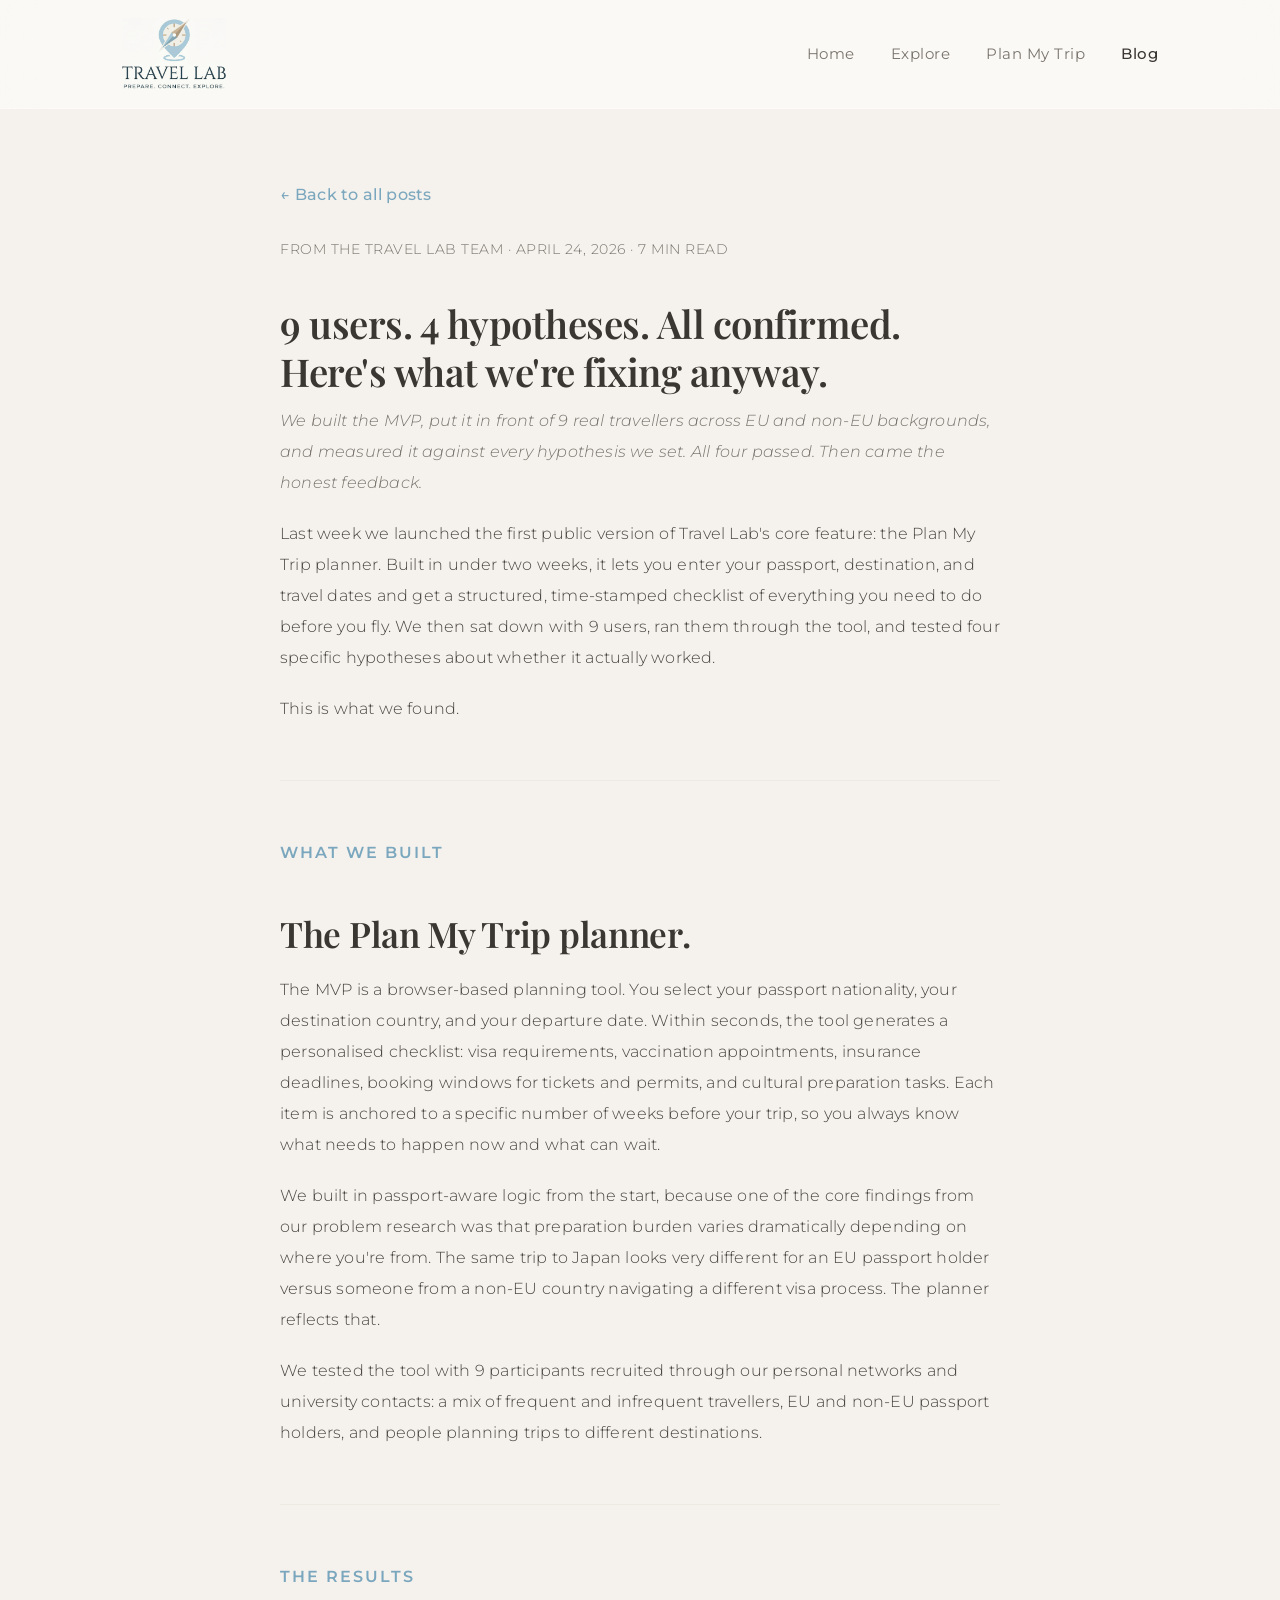
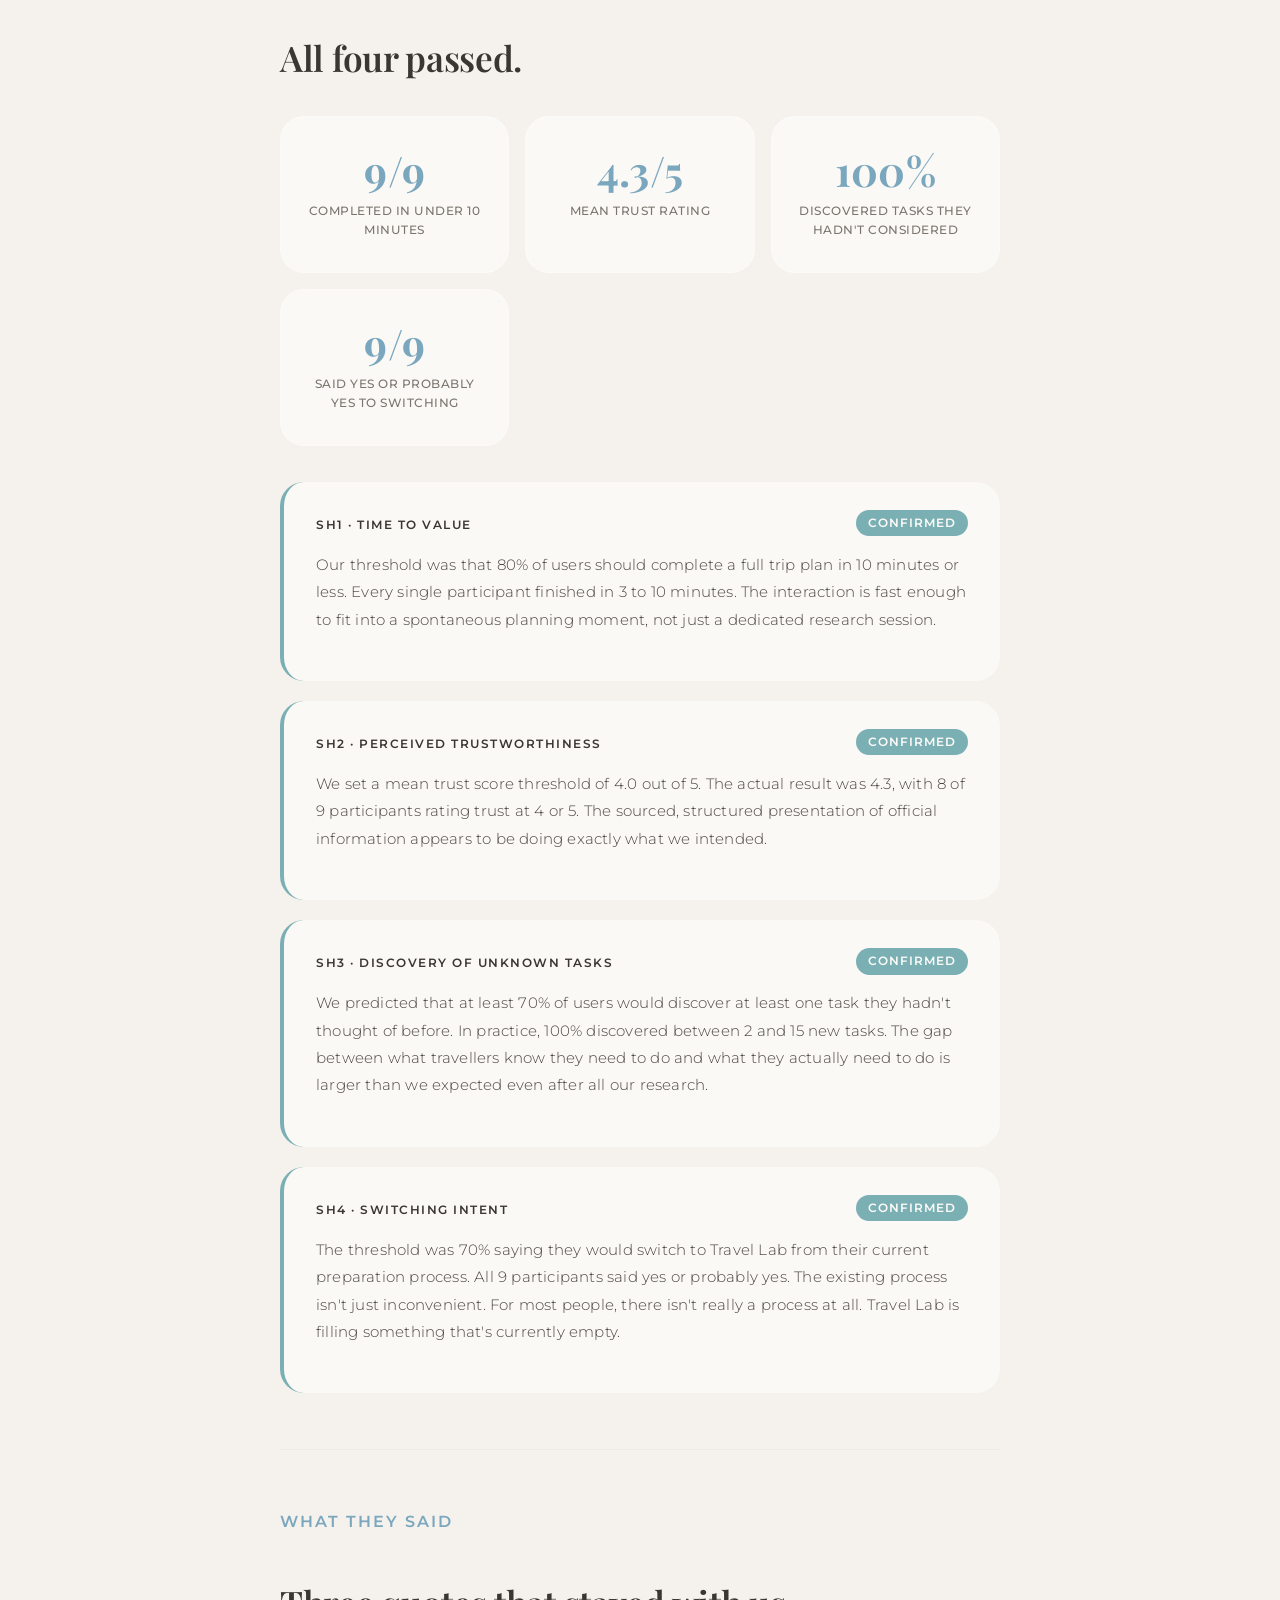
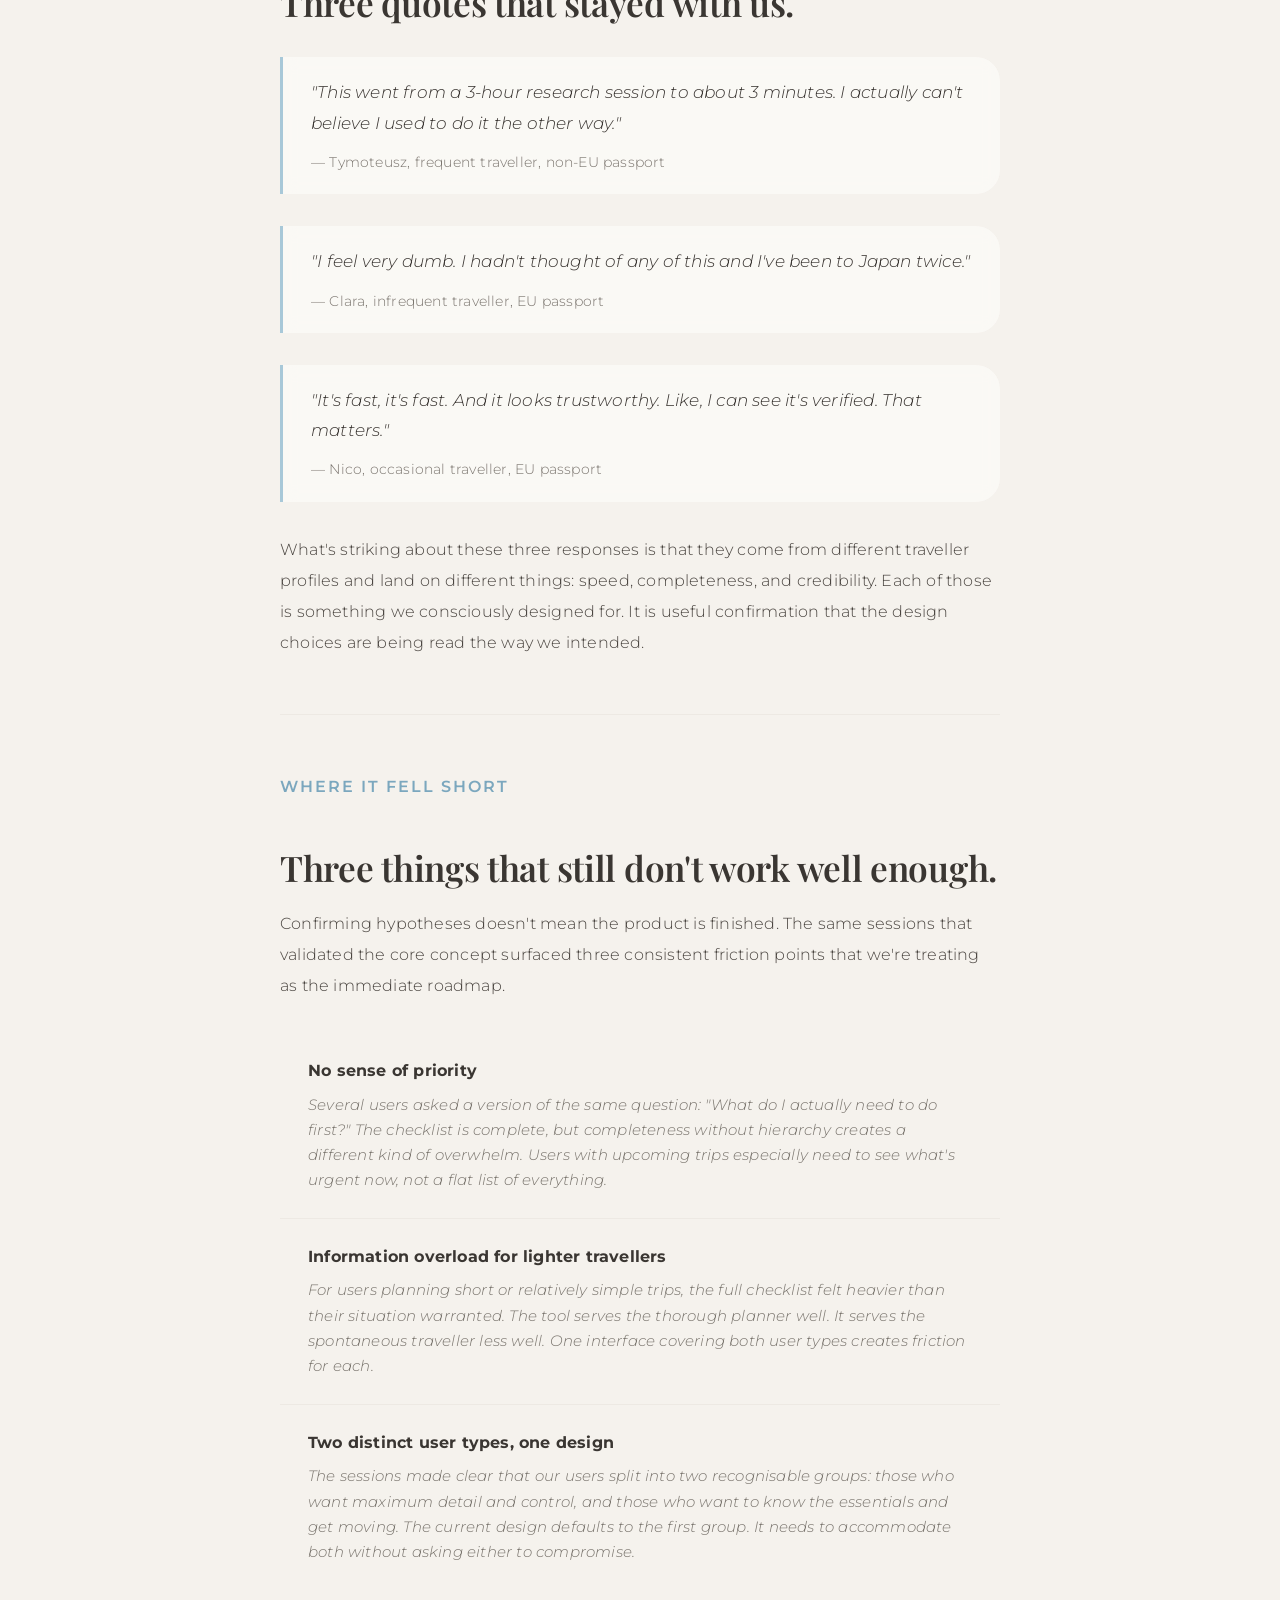
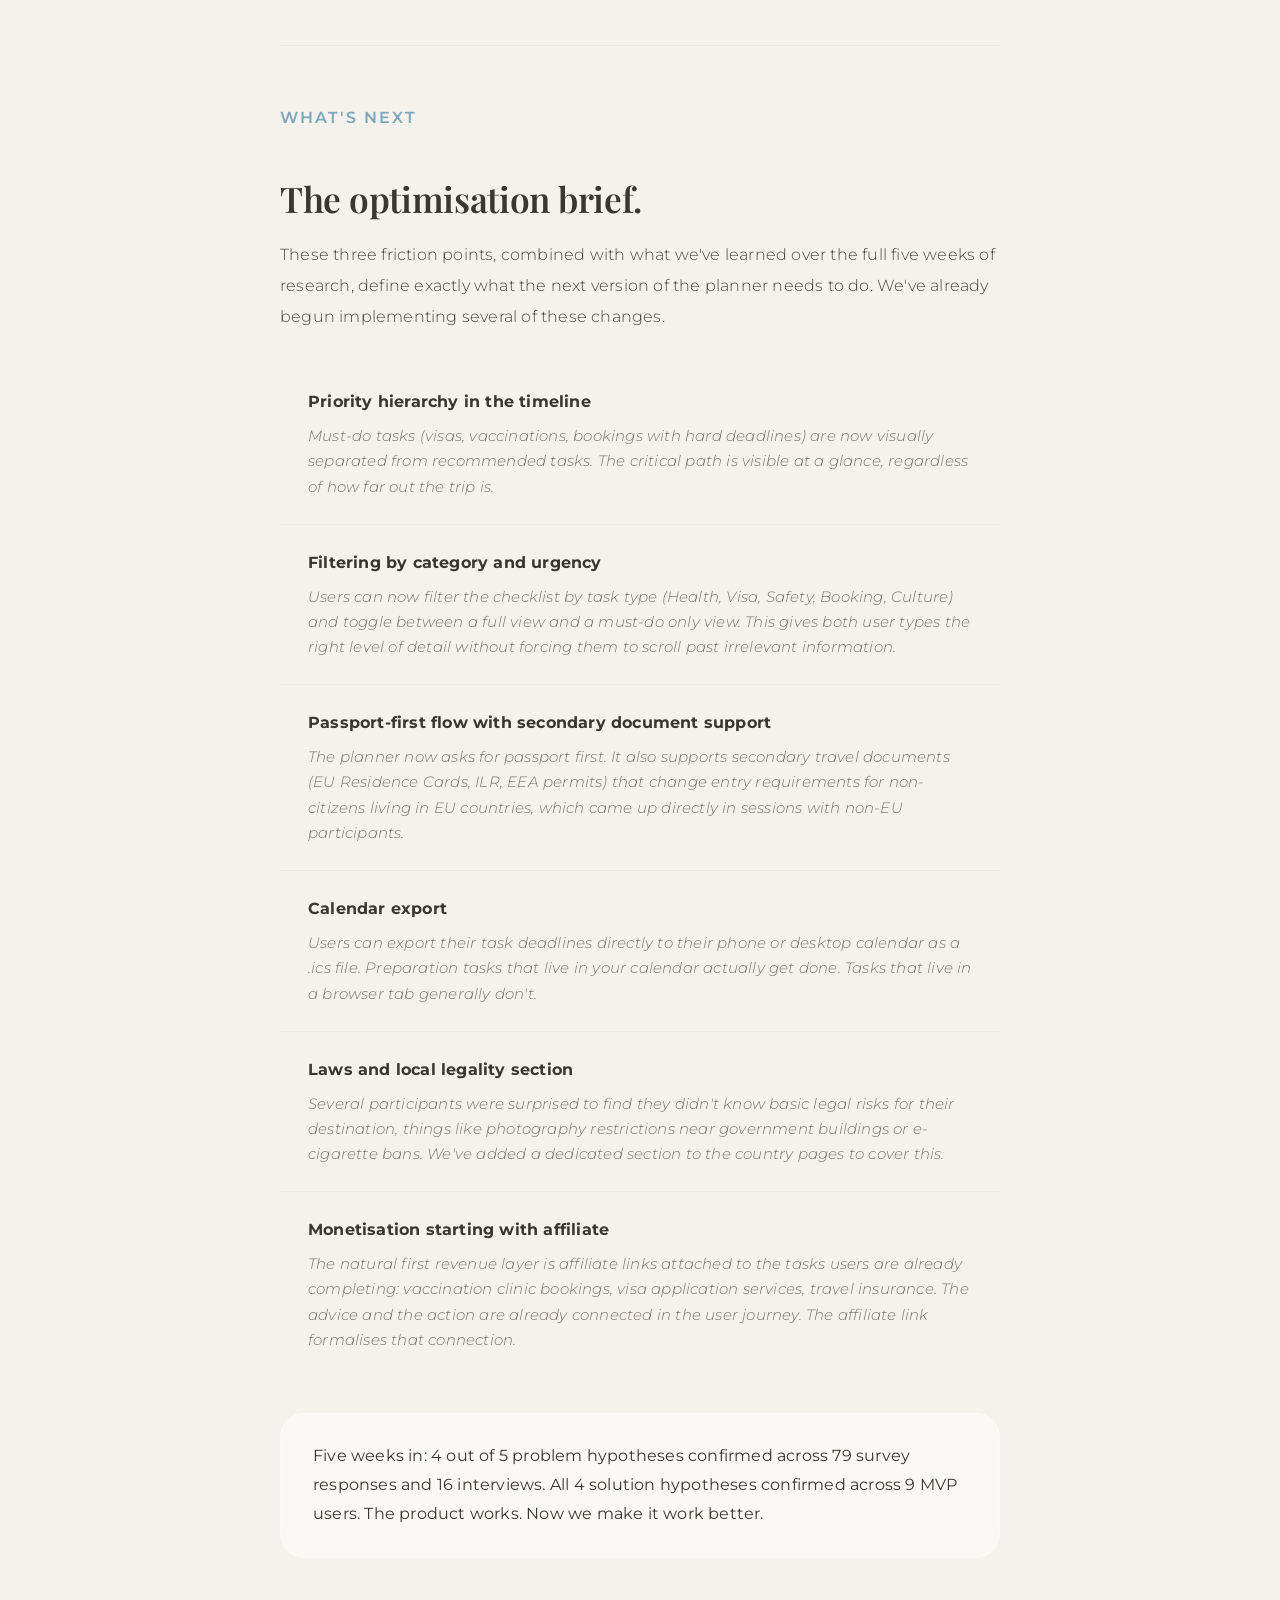
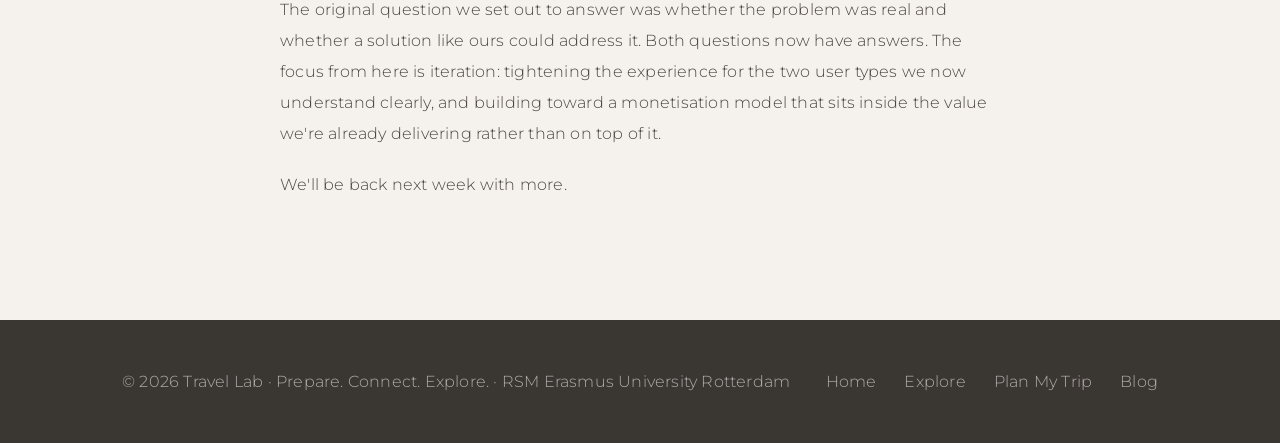
<file: website/blog/week-5-validation.html>
<!DOCTYPE html>
<html lang="en">
<head>
  <meta charset="UTF-8">
  <meta name="viewport" content="width=device-width, initial-scale=1.0">
  <title>9 users. 4 hypotheses. All confirmed. Here's what we're fixing anyway. | Travel Lab Blog</title>
  <meta name="description" content="We built the MVP and put it in front of 9 real travellers. Every solution hypothesis passed. Then they told us what was still broken.">
  <link rel="stylesheet" href="../css/style.css">
  <link rel="preconnect" href="https://fonts.googleapis.com">
  <link rel="preconnect" href="https://fonts.gstatic.com" crossorigin>
  <link href="https://fonts.googleapis.com/css2?family=Playfair+Display:wght@400;500;600;700&family=Montserrat:wght@300;400;500;600;700&display=swap" rel="stylesheet">
</head>
<body>

  <!-- ====== NAVBAR ====== -->
  <nav class="navbar">
    <div class="container">
      <a href="/" class="navbar-logo">
        <img src="../images/logo.png" alt="Travel Lab logo">
        <span>Travel Lab</span>
      </a>
      <button class="menu-toggle" onclick="document.querySelector('.navbar-links').classList.toggle('open')" aria-label="Toggle menu">
        <span></span><span></span><span></span>
      </button>
      <ul class="navbar-links">
        <li><a href="/">Home</a></li>
        <li><a href="/#explore">Explore</a></li>
        <li><a href="/planner/">Plan My Trip</a></li>
        <li><a href="/blog/" class="active">Blog</a></li>
      </ul>
    </div>
  </nav>

  <!-- ====== BLOG POST ====== -->
  <section class="blog-post">
    <div class="container">
      <div class="blog-post-content">
        <a href="/blog/" class="back-link">&larr; Back to all posts</a>
        <p class="post-meta">From the Travel Lab Team &middot; April 24, 2026 &middot; 7 min read</p>
        <h1>9 users. 4 hypotheses. All confirmed. Here's what we're fixing anyway.</h1>
        <p class="post-subtitle">We built the MVP, put it in front of 9 real travellers across EU and non-EU backgrounds, and measured it against every hypothesis we set. All four passed. Then came the honest feedback.</p>

        <p>
          Last week we launched the first public version of Travel Lab's core feature: the Plan My Trip planner. Built in under two weeks, it lets you enter your passport, destination, and travel dates and get a structured, time-stamped checklist of everything you need to do before you fly. We then sat down with 9 users, ran them through the tool, and tested four specific hypotheses about whether it actually worked.
        </p>
        <p>
          This is what we found.
        </p>

        <hr class="section-divider">

        <!-- ====== THE MVP ====== -->
        <p class="section-label">What We Built</p>
        <h2>The Plan My Trip planner.</h2>

        <p>
          The MVP is a browser-based planning tool. You select your passport nationality, your destination country, and your departure date. Within seconds, the tool generates a personalised checklist: visa requirements, vaccination appointments, insurance deadlines, booking windows for tickets and permits, and cultural preparation tasks. Each item is anchored to a specific number of weeks before your trip, so you always know what needs to happen now and what can wait.
        </p>
        <p>
          We built in passport-aware logic from the start, because one of the core findings from our problem research was that preparation burden varies dramatically depending on where you're from. The same trip to Japan looks very different for an EU passport holder versus someone from a non-EU country navigating a different visa process. The planner reflects that.
        </p>
        <p>
          We tested the tool with 9 participants recruited through our personal networks and university contacts: a mix of frequent and infrequent travellers, EU and non-EU passport holders, and people planning trips to different destinations.
        </p>

        <hr class="section-divider">

        <!-- ====== THE HYPOTHESES ====== -->
        <p class="section-label">The Results</p>
        <h2>All four passed.</h2>

        <div class="stats-row">
          <div class="stat-box">
            <span class="stat-number">9/9</span>
            <span class="stat-label">completed in under 10 minutes</span>
          </div>
          <div class="stat-box">
            <span class="stat-number">4.3/5</span>
            <span class="stat-label">mean trust rating</span>
          </div>
          <div class="stat-box">
            <span class="stat-number">100%</span>
            <span class="stat-label">discovered tasks they hadn't considered</span>
          </div>
          <div class="stat-box">
            <span class="stat-number">9/9</span>
            <span class="stat-label">said yes or probably yes to switching</span>
          </div>
        </div>

        <div class="hypothesis-card confirmed">
          <span class="hypothesis-tag">SH1 &middot; Time to Value</span>
          <span class="hypothesis-status">Confirmed</span>
          <p>Our threshold was that 80% of users should complete a full trip plan in 10 minutes or less. Every single participant finished in 3 to 10 minutes. The interaction is fast enough to fit into a spontaneous planning moment, not just a dedicated research session.</p>
        </div>

        <div class="hypothesis-card confirmed">
          <span class="hypothesis-tag">SH2 &middot; Perceived Trustworthiness</span>
          <span class="hypothesis-status">Confirmed</span>
          <p>We set a mean trust score threshold of 4.0 out of 5. The actual result was 4.3, with 8 of 9 participants rating trust at 4 or 5. The sourced, structured presentation of official information appears to be doing exactly what we intended.</p>
        </div>

        <div class="hypothesis-card confirmed">
          <span class="hypothesis-tag">SH3 &middot; Discovery of Unknown Tasks</span>
          <span class="hypothesis-status">Confirmed</span>
          <p>We predicted that at least 70% of users would discover at least one task they hadn't thought of before. In practice, 100% discovered between 2 and 15 new tasks. The gap between what travellers know they need to do and what they actually need to do is larger than we expected even after all our research.</p>
        </div>

        <div class="hypothesis-card confirmed">
          <span class="hypothesis-tag">SH4 &middot; Switching Intent</span>
          <span class="hypothesis-status">Confirmed</span>
          <p>The threshold was 70% saying they would switch to Travel Lab from their current preparation process. All 9 participants said yes or probably yes. The existing process isn't just inconvenient. For most people, there isn't really a process at all. Travel Lab is filling something that's currently empty.</p>
        </div>

        <hr class="section-divider">

        <!-- ====== USER QUOTES ====== -->
        <p class="section-label">What They Said</p>
        <h2>Three quotes that stayed with us.</h2>

        <blockquote class="blog-quote">
          "This went from a 3-hour research session to about 3 minutes. I actually can't believe I used to do it the other way."
          <cite>&mdash; Tymoteusz, frequent traveller, non-EU passport</cite>
        </blockquote>

        <blockquote class="blog-quote">
          "I feel very dumb. I hadn't thought of any of this and I've been to Japan twice."
          <cite>&mdash; Clara, infrequent traveller, EU passport</cite>
        </blockquote>

        <blockquote class="blog-quote">
          "It's fast, it's fast. And it looks trustworthy. Like, I can see it's verified. That matters."
          <cite>&mdash; Nico, occasional traveller, EU passport</cite>
        </blockquote>

        <p>
          What's striking about these three responses is that they come from different traveller profiles and land on different things: speed, completeness, and credibility. Each of those is something we consciously designed for. It is useful confirmation that the design choices are being read the way we intended.
        </p>

        <hr class="section-divider">

        <!-- ====== UX ISSUES ====== -->
        <p class="section-label">Where It Fell Short</p>
        <h2>Three things that still don't work well enough.</h2>

        <p>
          Confirming hypotheses doesn't mean the product is finished. The same sessions that validated the core concept surfaced three consistent friction points that we're treating as the immediate roadmap.
        </p>

        <div class="needs-list">
          <div class="need-item">
            <strong>No sense of priority</strong>
            <em>Several users asked a version of the same question: "What do I actually need to do first?" The checklist is complete, but completeness without hierarchy creates a different kind of overwhelm. Users with upcoming trips especially need to see what's urgent now, not a flat list of everything.</em>
          </div>
          <div class="need-item">
            <strong>Information overload for lighter travellers</strong>
            <em>For users planning short or relatively simple trips, the full checklist felt heavier than their situation warranted. The tool serves the thorough planner well. It serves the spontaneous traveller less well. One interface covering both user types creates friction for each.</em>
          </div>
          <div class="need-item">
            <strong>Two distinct user types, one design</strong>
            <em>The sessions made clear that our users split into two recognisable groups: those who want maximum detail and control, and those who want to know the essentials and get moving. The current design defaults to the first group. It needs to accommodate both without asking either to compromise.</em>
          </div>
        </div>

        <hr class="section-divider">

        <!-- ====== WHAT WE'RE BUILDING ====== -->
        <p class="section-label">What's Next</p>
        <h2>The optimisation brief.</h2>

        <p>
          These three friction points, combined with what we've learned over the full five weeks of research, define exactly what the next version of the planner needs to do. We've already begun implementing several of these changes.
        </p>

        <div class="needs-list">
          <div class="need-item">
            <strong>Priority hierarchy in the timeline</strong>
            <em>Must-do tasks (visas, vaccinations, bookings with hard deadlines) are now visually separated from recommended tasks. The critical path is visible at a glance, regardless of how far out the trip is.</em>
          </div>
          <div class="need-item">
            <strong>Filtering by category and urgency</strong>
            <em>Users can now filter the checklist by task type (Health, Visa, Safety, Booking, Culture) and toggle between a full view and a must-do only view. This gives both user types the right level of detail without forcing them to scroll past irrelevant information.</em>
          </div>
          <div class="need-item">
            <strong>Passport-first flow with secondary document support</strong>
            <em>The planner now asks for passport first. It also supports secondary travel documents (EU Residence Cards, ILR, EEA permits) that change entry requirements for non-citizens living in EU countries, which came up directly in sessions with non-EU participants.</em>
          </div>
          <div class="need-item">
            <strong>Calendar export</strong>
            <em>Users can export their task deadlines directly to their phone or desktop calendar as a .ics file. Preparation tasks that live in your calendar actually get done. Tasks that live in a browser tab generally don't.</em>
          </div>
          <div class="need-item">
            <strong>Laws and local legality section</strong>
            <em>Several participants were surprised to find they didn't know basic legal risks for their destination, things like photography restrictions near government buildings or e-cigarette bans. We've added a dedicated section to the country pages to cover this.</em>
          </div>
          <div class="need-item">
            <strong>Monetisation starting with affiliate</strong>
            <em>The natural first revenue layer is affiliate links attached to the tasks users are already completing: vaccination clinic bookings, visa application services, travel insurance. The advice and the action are already connected in the user journey. The affiliate link formalises that connection.</em>
          </div>
        </div>

        <div class="highlight-box">
          Five weeks in: 4 out of 5 problem hypotheses confirmed across 79 survey responses and 16 interviews. All 4 solution hypotheses confirmed across 9 MVP users. The product works. Now we make it work better.
        </div>

        <p>
          The original question we set out to answer was whether the problem was real and whether a solution like ours could address it. Both questions now have answers. The focus from here is iteration: tightening the experience for the two user types we now understand clearly, and building toward a monetisation model that sits inside the value we're already delivering rather than on top of it.
        </p>
        <p>
          We'll be back next week with more.
        </p>

        <!-- ====== COMMENTS ====== -->
        <div id="disqus_thread" style="margin-top: 48px;"></div>
        <script>
          var disqus_config = function () {
            this.page.url = window.location.href;
            this.page.identifier = 'week-5-validation';
          };
          (function() {
            var d = document, s = d.createElement('script');
            s.src = 'https://travellab-1.disqus.com/embed.js';
            s.setAttribute('data-timestamp', +new Date());
            (d.head || d.body).appendChild(s);
          })();
        </script>
        <noscript>Please enable JavaScript to view the <a href="https://disqus.com/?ref_noscript">comments powered by Disqus.</a></noscript>

      </div>
    </div>
  </section>

  <!-- ====== FOOTER ====== -->
  <footer class="footer">
    <div class="container">
      <div class="footer-content">
        <p>&copy; 2026 Travel Lab &middot; Prepare. Connect. Explore. &middot; RSM Erasmus University Rotterdam</p>
        <ul class="footer-links">
          <li><a href="/">Home</a></li>
          <li><a href="/#explore">Explore</a></li>
          <li><a href="/planner/">Plan My Trip</a></li>
          <li><a href="/blog/">Blog</a></li>
        </ul>
      </div>
    </div>
  </footer>

</body>
</html>
</file>
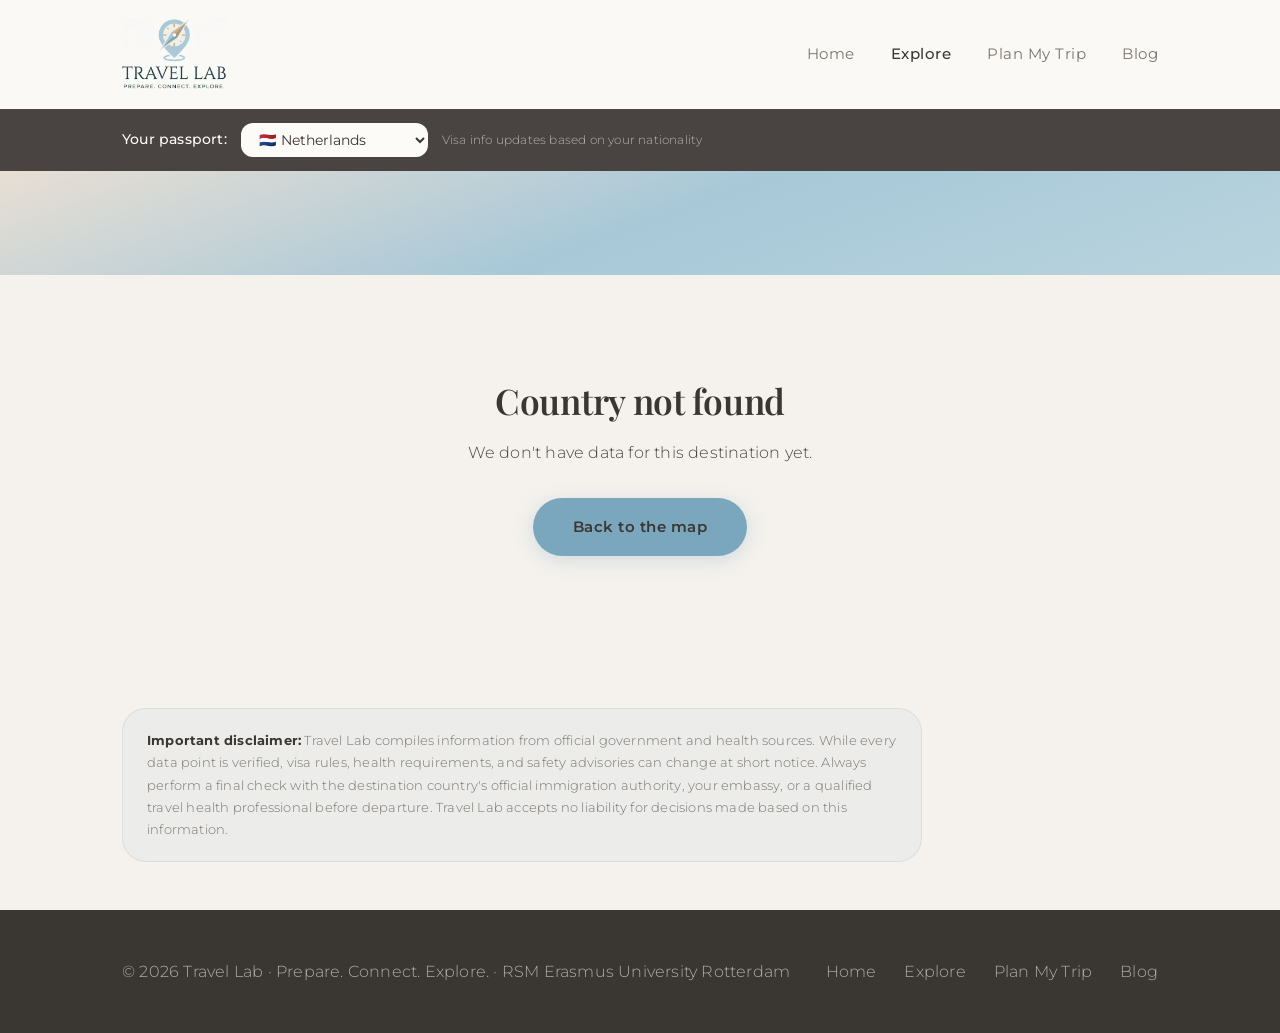
<file: website/explore/country.html>
<!DOCTYPE html>
<html lang="en">
<head>
  <meta charset="UTF-8">
  <meta name="viewport" content="width=device-width, initial-scale=1.0">
  <title>Destination | Travel Lab</title>
  <link rel="stylesheet" href="../css/style.css">
  <link rel="preconnect" href="https://fonts.googleapis.com">
  <link rel="preconnect" href="https://fonts.gstatic.com" crossorigin>
  <link href="https://fonts.googleapis.com/css2?family=Playfair+Display:wght@400;500;600;700&family=Montserrat:wght@300;400;500;600;700&display=swap" rel="stylesheet">
</head>
<body>

  <!-- ====== NAVBAR ====== -->
  <nav class="navbar">
    <div class="container">
      <a href="/" class="navbar-logo">
        <img src="../images/logo.png" alt="Travel Lab logo">
        <span>Travel Lab</span>
      </a>
      <button class="menu-toggle" onclick="document.querySelector('.navbar-links').classList.toggle('open')" aria-label="Toggle menu">
        <span></span><span></span><span></span>
      </button>
      <ul class="navbar-links">
        <li><a href="/">Home</a></li>
        <li><a href="/#explore" class="active">Explore</a></li>
        <li><a href="/planner/">Plan My Trip</a></li>
        <li><a href="/blog/">Blog</a></li>
      </ul>
    </div>
  </nav>

  <!-- ====== PASSPORT SELECTOR ====== -->
  <div class="passport-bar">
    <div class="container">
      <label for="passport-select">Your passport:</label>
      <select id="passport-select"></select>
      <span class="passport-hint">Visa info updates based on your nationality</span>
    </div>
  </div>

  <!-- ====== COUNTRY HERO ====== -->
  <section class="country-hero" id="country-hero">
    <div class="container">
      <a href="/#explore" class="back-link">&larr; Back to map</a>
      <div class="country-hero-content">
        <span class="country-flag" id="country-flag"></span>
        <div>
          <h1 id="country-name">Loading...</h1>
          <p class="country-region" id="country-region"></p>
        </div>
      </div>
      <div class="country-stats" id="country-stats"></div>
      <p class="country-summary" id="country-summary"></p>
      <!-- Photo gallery populated by JS -->
      <div id="country-gallery" class="country-gallery"></div>
    </div>
  </section>

  <!-- ====== SECTION NAV ====== -->
  <nav class="section-nav">
    <div class="container">
      <a href="#visa-section" class="section-nav-link active" data-section="visa">Visa & Entry</a>
      <a href="#health-section" class="section-nav-link" data-section="health">Health</a>
      <a href="#safety-section" class="section-nav-link" data-section="safety">Safety</a>
      <a href="#laws-section" class="section-nav-link" data-section="laws">Laws & Scams</a>
      <a href="#culture-section" class="section-nav-link" data-section="culture">Culture</a>
      <a href="#practical-section" class="section-nav-link" data-section="practical">Practical</a>
      <a href="#booking-section" class="section-nav-link" data-section="booking">Bookings</a>
    </div>
  </nav>

  <!-- ====== CONTENT SECTIONS ====== -->
  <main class="country-content">
    <div class="container">

      <!-- VISA & ENTRY -->
      <section id="visa-section" class="info-section">
        <p class="section-label">Visa & Entry Requirements</p>
        <h2>Entry information for your passport</h2>
        <div id="visa-content"></div>
      </section>

      <!-- HEALTH & VACCINATIONS -->
      <section id="health-section" class="info-section">
        <p class="section-label">Health & Vaccinations</p>
        <h2>What you need to stay healthy</h2>
        <div id="health-content"></div>
      </section>

      <!-- SAFETY -->
      <section id="safety-section" class="info-section">
        <p class="section-label">Safety & Advisory</p>
        <h2>How safe is this destination?</h2>
        <div id="safety-content"></div>
      </section>

      <!-- LOCAL LAWS & LEGALITY -->
      <section id="laws-section" class="info-section">
        <p class="section-label">Local Laws & Legality</p>
        <h2>What you need to know before you go</h2>
        <div id="laws-content"></div>
      </section>

      <!-- CULTURE -->
      <section id="culture-section" class="info-section">
        <p class="section-label">Cultural Readiness</p>
        <h2>What to know before you go</h2>
        <div id="culture-content"></div>
      </section>

      <!-- PRACTICAL INFO -->
      <section id="practical-section" class="info-section">
        <p class="section-label">Practical Information</p>
        <h2>Day-to-day essentials</h2>
        <div id="practical-content"></div>
      </section>

      <!-- ADVANCE BOOKING -->
      <section id="booking-section" class="info-section">
        <p class="section-label">Advance Booking</p>
        <h2>Things worth booking ahead</h2>
        <div id="booking-content"></div>
      </section>

    </div>
  </main>

  <!-- ====== DISCLAIMER ====== -->
  <div style="background: var(--sand); padding: 0 0 48px;">
    <div class="container">
      <div style="max-width:800px; padding: 20px 24px; background: rgba(123,167,190,0.07); border: 1px solid rgba(123,167,190,0.2); border-radius: 24px; font-size: 0.82rem; color: var(--text-light); line-height: 1.7;">
        <strong style="color: var(--navy);">Important disclaimer:</strong> Travel Lab compiles information from official government and health sources. While every data point is verified, visa rules, health requirements, and safety advisories can change at short notice. Always perform a final check with the destination country's official immigration authority, your embassy, or a qualified travel health professional before departure. Travel Lab accepts no liability for decisions made based on this information.
      </div>
    </div>
  </div>

  <!-- ====== SOURCE TOOLTIP ====== -->
  <div class="source-tooltip" id="source-tooltip">
    <div class="source-tooltip-name"></div>
    <div class="source-tooltip-date"></div>
    <a class="source-tooltip-link" href="#" target="_blank" rel="noopener">View source &nearr;</a>
  </div>

  <!-- ====== FOOTER ====== -->
  <footer class="footer">
    <div class="container">
      <div class="footer-content">
        <p>&copy; 2026 Travel Lab &middot; Prepare. Connect. Explore. &middot; RSM Erasmus University Rotterdam</p>
        <ul class="footer-links">
          <li><a href="/">Home</a></li>
          <li><a href="/#explore">Explore</a></li>
          <li><a href="/planner/">Plan My Trip</a></li>
          <li><a href="/blog/">Blog</a></li>
        </ul>
      </div>
    </div>
  </footer>

  <script src="../js/data.js"></script>
  <script>
  (function() {
    /* ---- Helpers ---- */
    const $ = (sel) => document.querySelector(sel);
    const $$ = (sel) => document.querySelectorAll(sel);

    function getParam(name) {
      return new URLSearchParams(window.location.search).get(name);
    }

    function sourced(text, source) {
      if (!source) return text;
      return `<span class="sourced" data-source-name="${esc(source.name)}" data-source-url="${esc(source.url)}" data-source-date="${esc(source.verified)}">${text}<span class="source-icon" title="View source">i</span></span>`;
    }

    function esc(str) {
      const d = document.createElement('div');
      d.textContent = str || '';
      return d.innerHTML;
    }

    /* ---- Passport selector ---- */
    const passportSelect = $('#passport-select');
    PASSPORT_OPTIONS.forEach(p => {
      const opt = document.createElement('option');
      opt.value = p.code;
      opt.textContent = `${p.flag} ${p.name}`;
      passportSelect.appendChild(opt);
    });

    const saved = localStorage.getItem('travellab_passport');
    if (saved && PASSPORT_OPTIONS.find(p => p.code === saved)) {
      passportSelect.value = saved;
    } else {
      passportSelect.value = 'NL';
    }

    passportSelect.addEventListener('change', () => {
      localStorage.setItem('travellab_passport', passportSelect.value);
      renderVisa();
    });

    /* ---- Load country ---- */
    const countryId = getParam('id');
    const country = countryId ? TRAVEL_DATA[countryId] : null;

    if (!country) {
      $('.country-content').innerHTML = `
        <div class="container" style="padding: 80px 24px; text-align: center;">
          <h2>Country not found</h2>
          <p style="margin: 16px 0;">We don't have data for this destination yet.</p>
          <a href="/#explore" class="hero-cta" style="display: inline-block; margin-top: 16px;">Back to the map</a>
        </div>`;
      $('.section-nav').style.display = 'none';
      $('#country-hero').innerHTML = '';
      document.title = 'Destination Not Found | Travel Lab';
      return;
    }

    /* ---- Page title ---- */
    document.title = `${country.name} Travel Guide | Travel Lab`;

    /* ---- Hero ---- */
    $('#country-flag').textContent = country.flag;
    $('#country-name').textContent = country.name;
    $('#country-region').textContent = country.region;
    $('#country-summary').textContent = country.summary;

    /* ---- Photo gallery ---- */
    if (country.images && country.images.length > 0) {
      $('#country-gallery').innerHTML = country.images.map(img => `
        <div class="country-gallery-item">
          <img src="${esc(img.url)}" alt="${esc(img.caption)}" loading="lazy">
          <p class="gallery-caption">${esc(img.caption)}</p>
        </div>
      `).join('');
    }

    $('#country-stats').innerHTML = `
      <div class="country-stat"><strong>Capital</strong>${esc(country.capital)}</div>
      <div class="country-stat"><strong>Currency</strong>${esc(country.currency)}</div>
      <div class="country-stat"><strong>Language</strong>${esc(country.language)}</div>
    `;

    /* ---- Visa ---- */
    function renderVisa() {
      const passport = passportSelect.value;
      const visa = country.visa[passport];
      const source = country.visa.source;
      if (!visa) {
        $('#visa-content').innerHTML = '<p>No visa data available for this passport.</p>';
        return;
      }

      const typeColors = {
        'Visa-Free': 'var(--teal)',
        'Visa on Arrival': 'var(--orange)',
        'eVisa': 'var(--blue)',
        'Visa Required': '#d9534f',
        'No visa needed': 'var(--teal)'
      };
      const color = typeColors[visa.type] || 'var(--text-light)';

      $('#visa-content').innerHTML = `
        <div class="info-card-large">
          <div class="visa-badge" style="background: ${color}">${esc(visa.type)}</div>
          <div class="visa-details">
            <div class="visa-duration"><strong>Duration:</strong> ${sourced(esc(visa.duration), source)}</div>
            <p class="visa-notes">${sourced(esc(visa.notes), source)}</p>
          </div>
        </div>
        <div class="passport-compare-hint">
          <p>Travelling with someone who holds a different passport? Change the passport selector above to compare requirements.</p>
        </div>
      `;
    }
    renderVisa();

    /* ---- Health ---- */
    const mandatoryVax = country.health.filter(h => h.status === 'Required');
    const recommendedVax = country.health.filter(h => h.status !== 'Required');
    const hasBoth = mandatoryVax.length > 0 && recommendedVax.length > 0;

    function renderHealthCard(h) {
      const isMandatory = h.status === 'Required';
      return `<div class="info-card" style="${isMandatory ? 'border-left: 4px solid #C45C5C;' : ''}">
        <div class="info-card-header">
          <h3>${esc(h.name)}</h3>
          <span class="badge ${isMandatory ? 'badge-required' : 'badge-recommended'}">${isMandatory ? 'Mandatory' : 'Recommended'}</span>
        </div>
        <p>${sourced(esc(h.description), h.source)}</p>
        ${h.cost ? `<p class="info-cost">${sourced('Estimated cost: ~\u20ac' + h.cost, h.source)}</p>` : ''}
        ${h.booking_url ? `<a href="${esc(h.booking_url)}" target="_blank" rel="noopener" class="booking-link">Where to book &nearr;</a>` : ''}
      </div>`;
    }

    let healthHTML = '';
    if (hasBoth) {
      healthHTML += `<p class="health-group-label" style="font-size:0.75rem;font-weight:700;text-transform:uppercase;letter-spacing:1.5px;color:#C45C5C;margin-bottom:10px;">Required before entry</p>`;
      healthHTML += mandatoryVax.map(renderHealthCard).join('');
      healthHTML += `<p class="health-group-label" style="font-size:0.75rem;font-weight:700;text-transform:uppercase;letter-spacing:1.5px;color:var(--teal);margin:22px 0 10px;">Recommended for this destination</p>`;
      healthHTML += recommendedVax.map(renderHealthCard).join('');
    } else {
      healthHTML += country.health.map(renderHealthCard).join('');
    }
    $('#health-content').innerHTML = healthHTML;

    /* ---- Safety ---- */
    const safetyColors = { 1: '#27ae60', 2: '#f1c40f', 3: '#e67e22', 4: '#e74c3c' };
    const safetyLabels = { 1: 'Low Risk', 2: 'Exercise Caution', 3: 'Elevated Risk', 4: 'High Risk' };
    const s = country.safety;
    let safetyHTML = `
      <div class="safety-display">
        <div class="safety-level" style="background: ${safetyColors[s.level]}">
          <span class="safety-level-number">${s.level}</span>
          <span class="safety-level-label">${safetyLabels[s.level]}</span>
        </div>
        <div class="safety-description">
          <p>${sourced(esc(s.description), s.source)}</p>
        </div>
      </div>
    `;
    if (s.insurance_warning) {
      safetyHTML += `
        <div class="insurance-warning">
          <strong>Insurance Warning</strong>
          <p>${sourced(esc(s.insurance_note), s.source)}</p>
        </div>
      `;
    }
    $('#safety-content').innerHTML = safetyHTML;

    /* ---- Culture ---- */
    const cultureHTML = country.culture.map(c => `
      <div class="info-card">
        <h3>${esc(c.title)}</h3>
        <p>${sourced(esc(c.description), c.source)}</p>
      </div>
    `).join('');
    $('#culture-content').innerHTML = cultureHTML;

    /* ---- Advance Booking ---- */
    const bookingHTML = country.booking.map(b => `
      <div class="info-card">
        <div class="info-card-header">
          <h3>${esc(b.name)}</h3>
          <span class="badge badge-leadtime">${esc(b.lead_time)}</span>
        </div>
        <p>${sourced(esc(b.description), b.source)}</p>
        ${b.booking_url ? `<a href="${esc(b.booking_url)}" target="_blank" rel="noopener" class="booking-link">Book now &nearr;</a>` : ''}
      </div>
    `).join('');
    $('#booking-content').innerHTML = bookingHTML;

    /* ---- Laws ---- */
    const lawBadge = { danger: { cls: 'badge-required', label: 'Must Know' }, warning: { cls: 'badge-leadtime', label: 'Important' }, info: { cls: 'badge-recommended', label: 'Info' } };
    const lawsHTML = (country.laws && country.laws.length > 0)
      ? country.laws.map(l => {
          const b = lawBadge[l.type] || lawBadge.info;
          return `<div class="info-card">
            <div class="info-card-header">
              <h3>${esc(l.title)}</h3>
              <span class="badge ${b.cls}">${b.label}</span>
            </div>
            <p>${sourced(esc(l.description), l.source)}</p>
          </div>`;
        }).join('')
      : '<p>No specific legal warnings on record for this destination.</p>';
    $('#laws-content').innerHTML = lawsHTML;

    /* ---- Practical ---- */
    const pr = country.practical;
    const waterCard = pr.water_quality
      ? `<div class="info-card"><h3>Water Safety</h3><p>${sourced(esc(pr.water_quality.value), pr.water_quality.source)}</p></div>`
      : '';
    $('#practical-content').innerHTML = `
      <div class="practical-grid" style="grid-template-columns: repeat(auto-fill, minmax(220px, 1fr));">
        <div class="info-card">
          <h3>Plug &amp; Power</h3>
          <p>${sourced(esc(pr.plug_type.value), pr.plug_type.source)}</p>
        </div>
        <div class="info-card">
          <h3>eSIM &amp; Connectivity</h3>
          <p>${sourced(esc(pr.esim.value), pr.esim.source)}</p>
        </div>
        <div class="info-card">
          <h3>Getting Around</h3>
          <p>${sourced(esc(pr.transport.value), pr.transport.source)}</p>
        </div>
        ${waterCard}
      </div>
    `;

    /* ---- Source Tooltip ---- */
    const tooltip = $('#source-tooltip');
    let tooltipTimeout;

    document.addEventListener('mouseover', (e) => {
      const el = e.target.closest('.sourced');
      if (!el) return;
      clearTimeout(tooltipTimeout);

      const name = el.dataset.sourceName;
      const url = el.dataset.sourceUrl;
      const date = el.dataset.sourceDate;

      tooltip.querySelector('.source-tooltip-name').textContent = name;
      tooltip.querySelector('.source-tooltip-date').textContent = 'Verified: ' + date;
      tooltip.querySelector('.source-tooltip-link').href = url;

      const rect = el.getBoundingClientRect();
      tooltip.style.top = (rect.bottom + window.scrollY + 8) + 'px';
      tooltip.style.left = Math.min(rect.left + window.scrollX, window.innerWidth - 300) + 'px';
      tooltip.classList.add('visible');
    });

    document.addEventListener('mouseout', (e) => {
      const el = e.target.closest('.sourced');
      if (!el) return;
      const related = e.relatedTarget;
      if (related && (related.closest('.sourced') === el || related.closest('.source-tooltip'))) return;
      tooltipTimeout = setTimeout(() => tooltip.classList.remove('visible'), 200);
    });

    tooltip.addEventListener('mouseover', () => clearTimeout(tooltipTimeout));
    tooltip.addEventListener('mouseout', () => {
      tooltipTimeout = setTimeout(() => tooltip.classList.remove('visible'), 200);
    });

    /* ---- Section nav highlight on scroll ---- */
    const sections = $$('.info-section');
    const navLinks = $$('.section-nav-link');
    window.addEventListener('scroll', () => {
      let current = '';
      sections.forEach(sec => {
        if (window.scrollY >= sec.offsetTop - 160) {
          current = sec.id;
        }
      });
      navLinks.forEach(link => {
        link.classList.toggle('active', link.getAttribute('href') === '#' + current);
      });
    });

  })();
  </script>

</body>
</html>
</file>
<file: website/css/style.css>
/* ============================================
   TRAVEL LAB - Main Stylesheet
   "Serene Discovery" Aesthetic

   Palette:
     --sand:      #F5F2ED  (warm beige background)
     --cream:     #FDFBF8  (lighter cream)
     --sky:       #A8C8D8  (soft sky blue)
     --sky-deep:  #7BA7BE  (deeper sky)
     --warm:      #C4A882  (warm sand accent)
     --charcoal:  #3A3632  (deep brown-charcoal)
     --text:      #4A4540  (warm dark text)
     --teal:      #7AAFB4  (soft teal)
     --orange:    #D4A574  (muted warm amber)
   ============================================ */

/* --- CSS Variables --- */
:root {
  --navy: #3A3632;
  --blue: #7BA7BE;
  --sky: #A8C8D8;
  --sky-deep: #7BA7BE;
  --orange: #D4A574;
  --teal: #7AAFB4;
  --warm: #C4A882;
  --white: #FDFBF8;
  --sand: #F5F2ED;
  --light-bg: #EDE9E3;
  --text: #4A4540;
  --text-light: #7A756E;
  --radius: 24px;
  --shadow: 0 8px 32px rgba(58, 54, 50, 0.06);
  --glass: rgba(253, 251, 248, 0.72);
  --glass-border: rgba(255, 255, 255, 0.35);
  --glass-shadow: 0 8px 32px rgba(58, 54, 50, 0.08);

  --font-heading: 'Playfair Display', Georgia, serif;
  --font-body: 'Montserrat', 'Segoe UI', sans-serif;
}

/* --- Reset & Base --- */
*, *::before, *::after {
  box-sizing: border-box;
  margin: 0;
  padding: 0;
}

html {
  scroll-behavior: smooth;
}

body {
  font-family: var(--font-body);
  font-weight: 300;
  color: var(--text);
  line-height: 1.7;
  letter-spacing: 0.2px;
  background: var(--sand);
}

a {
  text-decoration: none;
  color: inherit;
}

img {
  max-width: 100%;
  height: auto;
  border-radius: var(--radius);
}

/* --- Typography --- */
h1, h2, h3 {
  font-family: var(--font-heading);
  line-height: 1.25;
  color: var(--navy);
  font-weight: 600;
}

h1 { font-size: 3rem; letter-spacing: -0.5px; }
h2 { font-size: 2.2rem; letter-spacing: -0.3px; }
h3 { font-size: 1.3rem; }

/* --- Layout --- */
.container {
  max-width: 1100px;
  margin: 0 auto;
  padding: 0 32px;
}

/* ============================================
   NAVBAR (Glassmorphism)
   ============================================ */
.navbar {
  background: var(--glass);
  backdrop-filter: blur(20px);
  -webkit-backdrop-filter: blur(20px);
  border-bottom: 1px solid var(--glass-border);
  padding: 18px 0;
  position: sticky;
  top: 0;
  z-index: 100;
}

.navbar .container {
  display: flex;
  align-items: center;
  justify-content: space-between;
}

.navbar-logo {
  display: flex;
  align-items: center;
  gap: 12px;
}

.navbar-logo img {
  height: 72px;
  border-radius: 0;
}

.navbar-logo span {
  display: none;
}

.navbar-links {
  display: flex;
  list-style: none;
  gap: 36px;
  align-items: center;
}

.navbar-links a {
  font-weight: 400;
  color: var(--text-light);
  transition: color 0.3s;
  font-size: 0.92rem;
  letter-spacing: 0.5px;
}

.navbar-links a:hover {
  color: var(--navy);
}

.navbar-links a.active {
  color: var(--navy);
  font-weight: 500;
}

/* Hamburger menu (mobile) */
.menu-toggle {
  display: none;
  background: none;
  border: none;
  cursor: pointer;
  padding: 8px;
}

.menu-toggle span {
  display: block;
  width: 24px;
  height: 2px;
  background: var(--navy);
  margin: 6px 0;
  transition: 0.3s;
}

/* ============================================
   HERO SECTION
   ============================================ */
.hero {
  background: linear-gradient(160deg, rgba(232, 223, 212, 0.85) 0%, rgba(168, 200, 216, 0.8) 50%, rgba(184, 212, 222, 0.85) 100%),
              url('../images/hero-sky.jpg') center/cover no-repeat;
  color: var(--navy);
  padding: 140px 0 120px;
  text-align: center;
}

.hero h1 {
  color: var(--navy);
  margin-bottom: 20px;
  font-size: 3.6rem;
  font-weight: 700;
}

.hero .tagline {
  font-size: 1rem;
  opacity: 0.7;
  margin-bottom: 12px;
  font-weight: 400;
  letter-spacing: 4px;
  text-transform: uppercase;
}

.hero .subtitle {
  font-size: 1.1rem;
  opacity: 0.75;
  max-width: 560px;
  margin: 0 auto 40px;
  font-weight: 300;
  line-height: 1.8;
}

.hero-cta {
  display: inline-block;
  background: var(--sky-deep);
  color: var(--navy);
  font-weight: 600;
  padding: 16px 40px;
  border-radius: 50px;
  font-size: 0.95rem;
  font-family: var(--font-body);
  letter-spacing: 0.5px;
  transition: all 0.3s ease;
  box-shadow: 0 4px 20px rgba(123, 167, 190, 0.3);
}

.hero-cta:hover {
  transform: translateY(-2px);
  box-shadow: 0 8px 30px rgba(123, 167, 190, 0.45);
  background: #6B97AE;
}

.hero-cta-secondary {
  background: transparent;
  border: 2px solid var(--navy);
  box-shadow: none;
  margin-left: 12px;
}

.hero-cta-secondary:hover {
  background: var(--navy);
  color: var(--white);
  box-shadow: none;
}

/* ============================================
   FEATURES / VALUE PROPS
   ============================================ */
/* --- Image Gallery Strip --- */
.image-gallery {
  padding: 0;
  overflow: hidden;
  background: var(--white);
}

.gallery-strip {
  display: grid;
  grid-template-columns: repeat(6, 1fr);
  gap: 6px;
  padding: 6px;
}

.gallery-strip img {
  width: 100%;
  height: 220px;
  object-fit: cover;
  border-radius: 12px;
  transition: transform 0.4s ease, filter 0.4s ease;
  filter: saturate(0.85);
}

.gallery-strip img:hover {
  transform: scale(1.03);
  filter: saturate(1.1);
}

@media (max-width: 900px) {
  .gallery-strip {
    grid-template-columns: repeat(3, 1fr);
  }
  .gallery-strip img {
    height: 160px;
  }
}

@media (max-width: 600px) {
  .gallery-strip {
    grid-template-columns: repeat(2, 1fr);
  }
  .gallery-strip img {
    height: 130px;
  }
}

.features {
  padding: 100px 0;
  background: var(--sand);
}

.features h2 {
  text-align: center;
  margin-bottom: 56px;
}

.features-grid {
  display: grid;
  grid-template-columns: repeat(3, 1fr);
  gap: 28px;
}

.feature-card {
  background: var(--glass);
  backdrop-filter: blur(16px);
  -webkit-backdrop-filter: blur(16px);
  border: 1px solid var(--glass-border);
  border-radius: var(--radius);
  padding: 0 0 32px 0;
  text-align: center;
  box-shadow: var(--glass-shadow);
  transition: transform 0.3s ease, box-shadow 0.3s ease;
  overflow: hidden;
}

.feature-card:hover {
  transform: translateY(-6px);
  box-shadow: 0 16px 48px rgba(58, 54, 50, 0.1);
}

.feature-card-photo {
  width: 100%;
  height: 180px;
  overflow: hidden;
  margin-bottom: 28px;
}

.feature-card-photo img {
  width: 100%;
  height: 100%;
  object-fit: cover;
  border-radius: 0;
  transition: transform 0.5s ease;
  filter: saturate(0.85);
}

.feature-card:hover .feature-card-photo img {
  transform: scale(1.06);
  filter: saturate(1);
}

.feature-card h3 {
  margin-bottom: 14px;
  padding: 0 28px;
}

.feature-card p {
  color: var(--text-light);
  font-size: 0.93rem;
  line-height: 1.8;
  padding: 0 28px;
}

/* Professional accent for info cards */
.feature-card.info-card {
  border-top: 3px solid var(--sky);
}

/* Playful accent for community cards */
.feature-card.community-card {
  border-top: 3px solid var(--orange);
}

/* ============================================
   ABOUT SECTION
   ============================================ */
.about {
  padding: 100px 0;
  background: var(--white);
}

.about-content {
  display: grid;
  grid-template-columns: 1fr 1fr;
  gap: 64px;
  align-items: center;
}

.about-text h2 {
  margin-bottom: 24px;
}

.about-text p {
  color: var(--text-light);
  margin-bottom: 18px;
  font-size: 1.02rem;
  line-height: 1.9;
}

.about-visual {
  border-radius: var(--radius);
  height: 380px;
  overflow: hidden;
  box-shadow: var(--shadow);
}

.about-visual img {
  width: 100%;
  height: 100%;
  object-fit: cover;
  border-radius: var(--radius);
}

/* ============================================
   CTA BANNER
   ============================================ */
.cta-banner {
  background: linear-gradient(135deg, rgba(212, 165, 116, 0.88), rgba(196, 168, 130, 0.88)),
              url('../images/cta-mountains.jpg') center/cover no-repeat;
  color: var(--navy);
  text-align: center;
  padding: 80px 0;
}

.cta-banner h2 {
  color: var(--navy);
  margin-bottom: 14px;
}

.cta-banner p {
  opacity: 0.8;
  margin-bottom: 32px;
  font-size: 1.05rem;
}

.cta-btn-light {
  display: inline-block;
  background: var(--white);
  color: var(--navy);
  font-weight: 600;
  padding: 16px 40px;
  border-radius: 50px;
  font-size: 0.95rem;
  font-family: var(--font-body);
  transition: all 0.3s ease;
  box-shadow: 0 4px 16px rgba(58, 54, 50, 0.1);
}

.cta-btn-light:hover {
  transform: translateY(-2px);
  box-shadow: 0 8px 24px rgba(58, 54, 50, 0.15);
}

/* ============================================
   FOOTER
   ============================================ */
.footer {
  background: var(--navy);
  color: rgba(253, 251, 248, 0.6);
  padding: 48px 0;
  text-align: center;
}

.footer-content {
  display: flex;
  justify-content: space-between;
  align-items: center;
  flex-wrap: wrap;
  gap: 16px;
}

.footer a {
  color: rgba(253, 251, 248, 0.6);
  transition: color 0.3s;
}

.footer a:hover {
  color: var(--orange);
}

.footer-links {
  display: flex;
  list-style: none;
  gap: 28px;
}

/* ============================================
   BLOG PAGE STYLES
   ============================================ */

.page-header {
  background: linear-gradient(160deg, rgba(232, 223, 212, 0.85) 0%, rgba(168, 200, 216, 0.8) 100%),
              url('../images/hero-sky.jpg') center/cover no-repeat;
  color: var(--navy);
  padding: 72px 0 52px;
  text-align: center;
}

.page-header h1 {
  color: var(--navy);
  font-size: 2.6rem;
}

.page-header p {
  opacity: 0.7;
  margin-top: 10px;
  font-weight: 300;
}

/* Blog listing */
.blog-section {
  padding: 72px 0;
  background: var(--sand);
  min-height: 50vh;
}

.blog-grid {
  display: grid;
  grid-template-columns: repeat(2, 1fr);
  gap: 32px;
}

.blog-card {
  background: var(--glass);
  backdrop-filter: blur(16px);
  -webkit-backdrop-filter: blur(16px);
  border: 1px solid var(--glass-border);
  border-radius: var(--radius);
  overflow: hidden;
  box-shadow: var(--glass-shadow);
  transition: transform 0.3s ease, box-shadow 0.3s ease;
}

.blog-card:hover {
  transform: translateY(-6px);
  box-shadow: 0 16px 48px rgba(58, 54, 50, 0.1);
}

.blog-card-image {
  height: 180px;
  background: linear-gradient(135deg, var(--light-bg), var(--sky));
  overflow: hidden;
  display: flex;
  align-items: center;
  justify-content: center;
  font-size: 3rem;
  border-radius: 0;
}

.blog-card-image img {
  width: 100%;
  height: 100%;
  object-fit: cover;
  border-radius: 0;
  transition: transform 0.5s ease;
  filter: saturate(0.85);
}

.blog-card:hover .blog-card-image img {
  transform: scale(1.06);
  filter: saturate(1);
}

.blog-card-body {
  padding: 28px;
}

.blog-card-meta {
  font-size: 0.82rem;
  color: var(--text-light);
  margin-bottom: 10px;
  letter-spacing: 0.5px;
  text-transform: uppercase;
}

.blog-card-body h3 {
  margin-bottom: 12px;
}

.blog-card-body h3 a {
  color: var(--navy);
  transition: color 0.3s;
}

.blog-card-body h3 a:hover {
  color: var(--sky-deep);
}

.blog-card-body p {
  color: var(--text-light);
  font-size: 0.93rem;
  line-height: 1.7;
}

.read-more {
  display: inline-block;
  margin-top: 14px;
  color: var(--sky-deep);
  font-weight: 500;
  font-size: 0.88rem;
  letter-spacing: 0.3px;
}

.read-more:hover {
  color: var(--orange);
}

/* ============================================
   SINGLE BLOG POST
   ============================================ */
.blog-post {
  padding: 72px 0;
  background: var(--sand);
}

.blog-post-content {
  max-width: 720px;
  margin: 0 auto;
}

.blog-post-content h1 {
  font-size: 2.4rem;
  margin-bottom: 10px;
}

.blog-post-content .post-meta {
  color: var(--text-light);
  margin-bottom: 36px;
  font-size: 0.88rem;
  letter-spacing: 0.5px;
  text-transform: uppercase;
}

.blog-post-content p {
  margin-bottom: 20px;
  font-size: 1.02rem;
  line-height: 1.9;
}

.blog-post-content h2 {
  margin-top: 44px;
  margin-bottom: 18px;
}

.blog-image {
  margin: 40px 0;
  text-align: center;
}

.blog-image img {
  max-width: 100%;
  border-radius: var(--radius);
  box-shadow: var(--shadow);
}

.blog-image figcaption {
  margin-top: 12px;
  font-size: 0.88rem;
  color: var(--text-light);
  font-style: italic;
}

.back-link {
  display: inline-block;
  margin-bottom: 28px;
  color: var(--sky-deep);
  font-weight: 500;
  letter-spacing: 0.3px;
}

.back-link:hover {
  color: var(--orange);
}

/* --- Blog post subtitle --- */
.post-subtitle {
  font-size: 1.12rem;
  color: var(--text-light);
  font-style: italic;
  line-height: 1.8;
  margin-bottom: 10px;
}

/* --- Section dividers & labels --- */
.section-divider {
  border: none;
  border-top: 1px solid var(--light-bg);
  margin: 56px 0;
}

.section-label {
  font-family: var(--font-body);
  font-size: 0.8rem;
  font-weight: 600;
  text-transform: uppercase;
  letter-spacing: 2px;
  color: var(--sky-deep);
  margin-bottom: 8px !important;
}

/* --- Stats row --- */
.stats-row {
  display: grid;
  grid-template-columns: repeat(3, 1fr);
  gap: 16px;
  margin: 36px 0;
}

.stat-box {
  background: var(--glass);
  backdrop-filter: blur(12px);
  -webkit-backdrop-filter: blur(12px);
  border: 1px solid var(--glass-border);
  border-radius: var(--radius);
  padding: 32px 20px;
  text-align: center;
}

.stat-number {
  display: block;
  font-family: var(--font-heading);
  font-size: 2.6rem;
  font-weight: 700;
  color: var(--sky-deep);
  line-height: 1;
  margin-bottom: 12px;
}

.stat-label {
  display: block;
  font-size: 0.78rem;
  font-weight: 500;
  text-transform: uppercase;
  letter-spacing: 0.5px;
  color: var(--text-light);
  line-height: 1.5;
}

/* --- Blockquotes --- */
.blog-quote {
  border-left: 3px solid var(--sky);
  margin: 32px 0;
  padding: 20px 28px;
  font-style: italic;
  font-size: 1.05rem;
  line-height: 1.8;
  color: var(--navy);
  background: var(--glass);
  backdrop-filter: blur(8px);
  border-radius: 0 var(--radius) var(--radius) 0;
}

.blog-quote cite {
  display: block;
  margin-top: 12px;
  font-size: 0.85rem;
  color: var(--text-light);
  font-style: normal;
}

/* --- Video embed --- */
.video-embed-wrapper {
  margin: 40px 0;
  border-radius: var(--radius);
  overflow: hidden;
  box-shadow: var(--shadow);
}

.video-embed-wrapper iframe {
  width: 100%;
  aspect-ratio: 16 / 9;
  border: none;
  display: block;
}

.video-placeholder {
  background: linear-gradient(135deg, var(--light-bg), var(--sky));
  aspect-ratio: 16 / 9;
  display: flex;
  align-items: center;
  justify-content: center;
}

.video-placeholder-inner {
  text-align: center;
  color: var(--navy);
}

.video-icon {
  display: block;
  font-size: 3rem;
  margin-bottom: 12px;
  opacity: 0.5;
}

.video-placeholder-inner p {
  font-family: var(--font-heading);
  font-size: 1.1rem;
  font-weight: 600;
  margin-bottom: 6px;
}

.video-placeholder-sub {
  font-size: 0.85rem !important;
  opacity: 0.6;
  font-weight: 300 !important;
  font-family: var(--font-body) !important;
}

/* --- Highlight box --- */
.highlight-box {
  background: var(--glass);
  backdrop-filter: blur(8px);
  border: 1px solid var(--glass-border);
  border-radius: var(--radius);
  padding: 28px 32px;
  margin: 36px 0;
  font-size: 1rem;
  line-height: 1.8;
  color: var(--navy);
  font-weight: 400;
}

/* --- Needs list --- */
.needs-list {
  margin: 32px 0;
  display: flex;
  flex-direction: column;
  gap: 0;
}

.need-item {
  padding: 24px 28px;
  border-bottom: 1px solid var(--light-bg);
}

.need-item:last-child {
  border-bottom: none;
}

.need-type {
  display: inline-block;
  font-size: 0.72rem;
  font-weight: 600;
  text-transform: uppercase;
  letter-spacing: 1.5px;
  color: var(--sky-deep);
  margin-right: 12px;
}

.need-item strong {
  color: var(--navy);
  font-size: 1.02rem;
}

.need-item em {
  display: block;
  margin-top: 8px;
  font-size: 0.93rem;
  color: var(--text-light);
}

/* --- Survey link --- */
.survey-link {
  display: inline-block;
  background: var(--sky-deep);
  color: var(--navy) !important;
  font-weight: 600;
  padding: 16px 36px;
  border-radius: 50px;
  font-size: 1rem;
  font-family: var(--font-body);
  transition: all 0.3s ease;
  box-shadow: 0 4px 20px rgba(123, 167, 190, 0.3);
}

.survey-link:hover {
  transform: translateY(-2px);
  box-shadow: 0 8px 28px rgba(123, 167, 190, 0.45);
}

/* --- Hypothesis cards --- */
.hypothesis-card {
  border-radius: var(--radius);
  padding: 28px 32px;
  margin: 20px 0;
  border-left: 4px solid;
  background: var(--glass);
  backdrop-filter: blur(8px);
}

.hypothesis-card.confirmed {
  border-left-color: var(--teal);
}

.hypothesis-card.partial {
  border-left-color: var(--orange);
}

.hypothesis-card.inconclusive {
  border-left-color: var(--text-light);
}

.hypothesis-tag {
  font-family: var(--font-body);
  font-size: 0.78rem;
  font-weight: 600;
  text-transform: uppercase;
  letter-spacing: 1.5px;
  color: var(--navy);
}

.hypothesis-status {
  float: right;
  font-size: 0.75rem;
  font-weight: 600;
  text-transform: uppercase;
  letter-spacing: 1px;
  padding: 3px 12px;
  border-radius: 20px;
}

.confirmed .hypothesis-status {
  background: var(--teal);
  color: var(--white);
}

.partial .hypothesis-status {
  background: var(--orange);
  color: var(--navy);
}

.inconclusive .hypothesis-status {
  background: var(--text-light);
  color: var(--white);
}

.hypothesis-card p {
  margin-top: 14px;
  font-size: 0.95rem;
  line-height: 1.8;
  color: var(--text);
}

/* ============================================
   EXPLORE MAP SECTION
   ============================================ */

.explore-section {
  padding: 100px 0 72px;
  background: var(--white);
}

.explore-section h2 {
  text-align: center;
  margin-bottom: 10px;
}

.explore-subtitle {
  text-align: center;
  color: var(--text-light);
  margin-bottom: 40px;
  font-size: 1.02rem;
}

#world-map {
  height: 450px;
  border-radius: var(--radius);
  box-shadow: var(--shadow);
  z-index: 1;
}

.map-marker-dot {
  display: block;
  width: 14px;
  height: 14px;
  background: var(--sky-deep);
  border: 3px solid var(--white);
  border-radius: 50%;
  box-shadow: 0 2px 10px rgba(58, 54, 50, 0.25);
  margin: 3px;
  animation: pulse 2.5s infinite;
}

@keyframes pulse {
  0%, 100% { box-shadow: 0 0 0 0 rgba(123, 167, 190, 0.4); }
  50% { box-shadow: 0 0 0 10px rgba(123, 167, 190, 0); }
}

.map-popup {
  font-family: var(--font-body);
  font-size: 0.88rem;
  line-height: 1.6;
}

.map-popup strong {
  font-family: var(--font-heading);
  font-size: 1rem;
  color: var(--navy);
}

.map-popup p {
  margin: 4px 0;
  color: var(--text-light);
}

.map-popup-summary {
  font-size: 0.82rem;
}

.map-popup a {
  display: inline-block;
  margin-top: 8px;
  color: var(--sky-deep);
  font-weight: 600;
  font-size: 0.85rem;
}

.explore-countries {
  margin-top: 28px;
  text-align: center;
}

.explore-available {
  font-size: 0.85rem;
  color: var(--text-light);
  margin-bottom: 14px;
  text-transform: uppercase;
  letter-spacing: 1px;
}

.explore-country-list {
  display: flex;
  flex-wrap: wrap;
  justify-content: center;
  gap: 10px;
}

.explore-country-chip {
  display: inline-block;
  background: var(--glass);
  backdrop-filter: blur(8px);
  border: 1px solid var(--glass-border);
  padding: 10px 22px;
  border-radius: 50px;
  font-size: 0.9rem;
  font-weight: 400;
  color: var(--navy);
  transition: all 0.3s ease;
}

.explore-country-chip:hover {
  background: var(--sky-deep);
  color: var(--white);
  transform: translateY(-2px);
  border-color: transparent;
}

/* ============================================
   COUNTRY PAGE STYLES
   ============================================ */

/* Passport selector bar */
.passport-bar {
  background: rgba(58, 54, 50, 0.92);
  backdrop-filter: blur(16px);
  color: var(--white);
  padding: 14px 0;
  position: sticky;
  top: 69px;
  z-index: 90;
}

.passport-bar .container {
  display: flex;
  align-items: center;
  gap: 14px;
}

.passport-bar label {
  font-weight: 500;
  font-size: 0.88rem;
  white-space: nowrap;
}

#passport-select {
  padding: 7px 14px;
  border-radius: 12px;
  border: none;
  font-family: var(--font-body);
  font-size: 0.88rem;
  background: var(--white);
  color: var(--navy);
  cursor: pointer;
}

.passport-hint {
  font-size: 0.78rem;
  opacity: 0.6;
}

/* Country hero */
.country-hero {
  background: linear-gradient(160deg, #E8DFD4 0%, var(--sky) 50%, #B8D4DE 100%);
  color: var(--navy);
  padding: 48px 0 56px;
}

.country-hero .back-link {
  color: rgba(58, 54, 50, 0.5);
  margin-bottom: 18px;
}

.country-hero .back-link:hover {
  color: var(--navy);
}

.country-hero-content {
  display: flex;
  align-items: center;
  gap: 24px;
  margin-bottom: 24px;
}

.country-flag {
  font-size: 4rem;
  line-height: 1;
}

.country-hero h1 {
  color: var(--navy);
  margin-bottom: 4px;
}

.country-region {
  opacity: 0.7;
  font-size: 1.05rem;
}

.country-stats {
  display: flex;
  gap: 36px;
  margin-bottom: 24px;
  flex-wrap: wrap;
}

.country-stat {
  display: flex;
  flex-direction: column;
  gap: 2px;
  font-size: 0.93rem;
}

.country-stat strong {
  font-size: 0.72rem;
  text-transform: uppercase;
  letter-spacing: 1.5px;
  opacity: 0.6;
}

.country-summary {
  font-size: 1.02rem;
  opacity: 0.85;
  line-height: 1.8;
  max-width: 800px;
}

/* --- Country photo gallery (in hero) --- */
.country-gallery {
  display: grid;
  grid-template-columns: repeat(2, 1fr);
  gap: 14px;
  margin-top: 32px;
  max-width: 860px;
}

.country-gallery-item {
  position: relative;
  border-radius: 16px;
  overflow: hidden;
  box-shadow: 0 4px 16px rgba(58, 54, 50, 0.12);
}

.country-gallery-item img {
  width: 100%;
  height: 220px;
  object-fit: cover;
  border-radius: 16px;
  transition: transform 0.5s ease;
  display: block;
}

.country-gallery-item:hover img {
  transform: scale(1.04);
}

.gallery-caption {
  position: absolute;
  bottom: 0;
  left: 0;
  right: 0;
  padding: 8px 14px;
  background: linear-gradient(transparent, rgba(0,0,0,0.5));
  color: rgba(255,255,255,0.92);
  font-size: 0.78rem;
  font-weight: 400;
  border-radius: 0 0 16px 16px;
  margin: 0;
}


/* Section nav (sticky tabs) */
.section-nav {
  background: var(--glass);
  backdrop-filter: blur(16px);
  -webkit-backdrop-filter: blur(16px);
  border-bottom: 1px solid var(--glass-border);
  position: sticky;
  top: 113px;
  z-index: 80;
  overflow-x: auto;
}

.section-nav .container {
  display: flex;
  gap: 0;
}

.section-nav-link {
  padding: 16px 22px;
  font-size: 0.85rem;
  font-weight: 500;
  color: var(--text-light);
  white-space: nowrap;
  border-bottom: 3px solid transparent;
  transition: all 0.3s;
}

.section-nav-link:hover {
  color: var(--navy);
}

.section-nav-link.active {
  color: var(--sky-deep);
  border-bottom-color: var(--sky-deep);
}

/* Country content sections */
.country-content {
  padding: 24px 0 72px;
  background: var(--sand);
}

.info-section {
  padding: 48px 0;
  border-bottom: 1px solid var(--light-bg);
  max-width: 800px;
}

.info-section:last-child {
  border-bottom: none;
}

.info-section h2 {
  margin-bottom: 28px;
}

/* Info cards (reusable - Glassmorphism) */
.info-card {
  background: var(--glass);
  backdrop-filter: blur(12px);
  -webkit-backdrop-filter: blur(12px);
  border: 1px solid var(--glass-border);
  border-radius: var(--radius);
  padding: 28px;
  margin-bottom: 16px;
}

.info-card h3 {
  margin-bottom: 10px;
  font-size: 1.1rem;
}

.info-card p {
  font-size: 0.93rem;
  line-height: 1.8;
  color: var(--text);
}

.info-card-header {
  display: flex;
  justify-content: space-between;
  align-items: center;
  margin-bottom: 10px;
}

.info-card-header h3 {
  margin-bottom: 0;
}

/* Large info card (visa) */
.info-card-large {
  background: var(--glass);
  backdrop-filter: blur(12px);
  border: 1px solid var(--glass-border);
  border-radius: var(--radius);
  padding: 36px;
  display: flex;
  gap: 28px;
  align-items: flex-start;
}

.visa-badge {
  color: var(--white);
  font-weight: 600;
  font-size: 0.82rem;
  padding: 12px 22px;
  border-radius: 50px;
  white-space: nowrap;
  flex-shrink: 0;
  letter-spacing: 0.3px;
}

.visa-details {
  flex: 1;
}

.visa-duration {
  font-size: 1.02rem;
  margin-bottom: 10px;
}

.visa-notes {
  font-size: 0.93rem;
  color: var(--text-light);
  line-height: 1.8;
}

.passport-compare-hint {
  margin-top: 18px;
  padding: 14px 22px;
  background: rgba(123, 167, 190, 0.08);
  border-radius: var(--radius);
  font-size: 0.86rem;
  color: var(--text-light);
}

/* Badges */
.badge {
  font-size: 0.72rem;
  font-weight: 600;
  text-transform: uppercase;
  letter-spacing: 0.5px;
  padding: 5px 14px;
  border-radius: 20px;
  white-space: nowrap;
}

.badge-required {
  background: #C45C5C;
  color: var(--white);
}

.badge-recommended {
  background: var(--teal);
  color: var(--white);
}

.badge-leadtime {
  background: var(--orange);
  color: var(--navy);
}

.info-cost {
  margin-top: 10px;
  font-weight: 500;
  color: var(--navy) !important;
  font-size: 0.88rem !important;
}

/* Safety display */
.safety-display {
  display: flex;
  gap: 28px;
  align-items: flex-start;
}

.safety-level {
  display: flex;
  flex-direction: column;
  align-items: center;
  justify-content: center;
  width: 100px;
  height: 100px;
  border-radius: var(--radius);
  color: var(--white);
  flex-shrink: 0;
}

.safety-level-number {
  font-family: var(--font-heading);
  font-size: 2.4rem;
  font-weight: 700;
  line-height: 1;
}

.safety-level-label {
  font-size: 0.62rem;
  font-weight: 600;
  text-transform: uppercase;
  letter-spacing: 0.5px;
  margin-top: 4px;
  text-align: center;
}

.safety-description p {
  font-size: 0.95rem;
  line-height: 1.9;
}

.insurance-warning {
  margin-top: 24px;
  background: rgba(212, 165, 116, 0.12);
  border-left: 3px solid var(--orange);
  border-radius: 0 var(--radius) var(--radius) 0;
  padding: 24px 28px;
}

.insurance-warning strong {
  color: var(--orange);
  font-size: 0.93rem;
}

.insurance-warning p {
  margin-top: 8px;
  font-size: 0.9rem;
  line-height: 1.7;
}

/* Booking link */
.booking-link {
  display: inline-block;
  margin-top: 12px;
  color: var(--sky-deep);
  font-weight: 500;
  font-size: 0.88rem;
}

.booking-link:hover {
  color: var(--orange);
}

/* Practical grid */
.practical-grid {
  display: grid;
  grid-template-columns: repeat(3, 1fr);
  gap: 16px;
}

/* Source tooltip */
.sourced {
  position: relative;
  border-bottom: 1px dotted var(--sky-deep);
  cursor: help;
}

.source-icon {
  display: inline-flex;
  align-items: center;
  justify-content: center;
  width: 14px;
  height: 14px;
  background: var(--sky-deep);
  color: var(--white);
  border-radius: 50%;
  font-size: 0.58rem;
  font-weight: 700;
  font-style: normal;
  margin-left: 4px;
  vertical-align: middle;
  flex-shrink: 0;
}

.source-tooltip {
  position: absolute;
  z-index: 1000;
  background: var(--navy);
  color: rgba(253, 251, 248, 0.9);
  padding: 16px 20px;
  border-radius: 16px;
  font-size: 0.83rem;
  max-width: 280px;
  box-shadow: 0 12px 32px rgba(58, 54, 50, 0.25);
  opacity: 0;
  pointer-events: none;
  transition: opacity 0.2s;
}

.source-tooltip.visible {
  opacity: 1;
  pointer-events: auto;
}

.source-tooltip-name {
  font-weight: 600;
  margin-bottom: 4px;
}

.source-tooltip-date {
  font-size: 0.76rem;
  opacity: 0.6;
  margin-bottom: 10px;
}

.source-tooltip-link {
  color: var(--sky) !important;
  font-weight: 600;
  font-size: 0.8rem;
}

.source-tooltip-link:hover {
  color: var(--orange) !important;
}

/* ============================================
   TRIP PLANNER STYLES
   ============================================ */

.planner-form-section {
  padding: 56px 0;
  background: var(--sand);
}

.planner-form {
  max-width: 640px;
  margin: 0 auto;
  background: var(--glass);
  backdrop-filter: blur(16px);
  -webkit-backdrop-filter: blur(16px);
  border: 1px solid var(--glass-border);
  border-radius: var(--radius);
  padding: 44px;
  box-shadow: var(--glass-shadow);
}

.planner-field {
  margin-bottom: 28px;
}

.planner-field label {
  display: block;
  font-family: var(--font-heading);
  font-weight: 500;
  font-size: 1rem;
  color: var(--navy);
  margin-bottom: 10px;
}

.planner-field select,
.planner-field input[type="date"] {
  width: 100%;
  padding: 12px 16px;
  border: 1px solid var(--light-bg);
  border-radius: 14px;
  font-family: var(--font-body);
  font-size: 0.93rem;
  color: var(--text);
  background: var(--white);
  transition: border-color 0.3s, box-shadow 0.3s;
}

.planner-field select:focus,
.planner-field input[type="date"]:focus {
  outline: none;
  border-color: var(--sky-deep);
  box-shadow: 0 0 0 4px rgba(123, 167, 190, 0.12);
}

.destination-list {
  margin-bottom: 14px;
}

.dest-empty {
  font-size: 0.88rem;
  color: var(--text-light);
  font-style: italic;
}

.dest-chip {
  display: inline-flex;
  align-items: center;
  gap: 8px;
  background: var(--white);
  border: 1px solid var(--light-bg);
  border-radius: 50px;
  padding: 7px 16px;
  margin: 4px 4px 4px 0;
  font-size: 0.88rem;
}

.dest-number {
  display: inline-flex;
  align-items: center;
  justify-content: center;
  width: 22px;
  height: 22px;
  background: var(--sky-deep);
  color: var(--white);
  border-radius: 50%;
  font-size: 0.7rem;
  font-weight: 600;
}

.dest-remove {
  background: none;
  border: none;
  color: var(--text-light);
  font-size: 1.2rem;
  cursor: pointer;
  padding: 0 2px;
  line-height: 1;
}

.dest-remove:hover {
  color: #C45C5C;
}

.destination-add-row {
  display: flex;
  gap: 10px;
}

.destination-add-row select {
  flex: 1;
  padding: 10px 14px;
  border: 1px solid var(--light-bg);
  border-radius: 14px;
  font-family: var(--font-body);
  font-size: 0.88rem;
  background: var(--white);
}

.btn-add {
  background: var(--sky-deep);
  color: var(--white);
  border: none;
  border-radius: 14px;
  padding: 10px 22px;
  font-family: var(--font-body);
  font-weight: 600;
  font-size: 0.88rem;
  cursor: pointer;
  transition: all 0.3s;
}

.btn-add:hover {
  background: #6B97AE;
}

/* Results */
.planner-results {
  padding: 56px 0 72px;
  background: var(--sand);
}

.planner-results h2 {
  margin-bottom: 10px;
}

.results-subtitle {
  color: var(--text-light);
  font-size: 0.98rem;
  margin-bottom: 36px;
  line-height: 1.8;
}

/* Timeline */
.timeline {
  max-width: 800px;
}

.timeline-phase {
  position: relative;
  padding-left: 40px;
  margin-bottom: 48px;
  border-left: 2px solid var(--sky);
}

.timeline-phase.timeline-overdue {
  border-left-color: #C45C5C;
}

.timeline-phase-header {
  display: flex;
  align-items: center;
  gap: 14px;
  margin-bottom: 18px;
  margin-left: -52px;
}

.timeline-dot {
  width: 20px;
  height: 20px;
  background: var(--sky-deep);
  border: 4px solid var(--sand);
  border-radius: 50%;
  box-shadow: 0 0 0 2px var(--sky);
  flex-shrink: 0;
}

.dot-overdue {
  background: #C45C5C;
  box-shadow: 0 0 0 2px #C45C5C;
}

.timeline-phase-header h3 {
  font-size: 1.15rem;
  color: var(--navy);
}

.overdue-tag {
  font-family: var(--font-body);
  font-size: 0.72rem;
  font-weight: 600;
  text-transform: uppercase;
  background: #C45C5C;
  color: var(--white);
  padding: 3px 10px;
  border-radius: 10px;
  margin-left: 8px;
  vertical-align: middle;
}

.timeline-tasks {
  display: flex;
  flex-direction: column;
  gap: 14px;
}

.timeline-task {
  background: var(--glass);
  backdrop-filter: blur(10px);
  border: 1px solid var(--glass-border);
  border-radius: var(--radius);
  padding: 22px 24px;
  border-left: 4px solid var(--sky);
}

.timeline-task.urgency-high {
  border-left-color: #C45C5C;
}

.timeline-task.urgency-medium {
  border-left-color: var(--orange);
}

.timeline-task.urgency-low {
  border-left-color: var(--sky);
}

.timeline-task-header {
  display: flex;
  align-items: center;
  gap: 8px;
  margin-bottom: 8px;
}

.timeline-task-country {
  font-size: 1.1rem;
}

.timeline-task-category {
  font-size: 0.72rem;
  font-weight: 600;
  text-transform: uppercase;
  letter-spacing: 0.5px;
  color: var(--text-light);
}

.timeline-task h4 {
  font-family: var(--font-heading);
  font-size: 1.02rem;
  color: var(--navy);
  margin-bottom: 8px;
}

.timeline-task p {
  font-size: 0.88rem;
  color: var(--text-light);
  line-height: 1.7;
}

/* ============================================
   LAW CARDS (country page)
   ============================================ */
/* Law cards share .info-card styling; the badge signals severity.
   No extra CSS needed beyond what badge-required / badge-leadtime provide. */

/* ============================================
   RESPONSIVE
   ============================================ */

@media (max-width: 600px) {
  .stats-row {
    grid-template-columns: 1fr;
  }
}

@media (max-width: 768px) {
  h1 { font-size: 2.2rem; }
  h2 { font-size: 1.6rem; }

  .navbar-logo img { height: 56px; }

  .hero { padding: 80px 0 60px; }
  .hero h1 { font-size: 2.6rem; }

  .features-grid {
    grid-template-columns: 1fr;
  }

  .about-content {
    grid-template-columns: 1fr;
  }

  .blog-grid {
    grid-template-columns: 1fr;
  }

  #world-map {
    height: 300px;
  }

  .info-card-large {
    flex-direction: column;
  }

  .safety-display {
    flex-direction: column;
  }

  .practical-grid {
    grid-template-columns: 1fr;
  }

  .country-hero-content {
    flex-direction: column;
    text-align: center;
  }

  .country-stats {
    justify-content: center;
  }

  .passport-bar .container {
    flex-wrap: wrap;
  }

  .passport-hint {
    display: none;
  }

  .section-nav-link {
    padding: 12px 14px;
    font-size: 0.8rem;
  }

  .hero-cta-secondary {
    margin-left: 0;
    margin-top: 12px;
  }

  /* Mobile nav */
  .navbar-links {
    display: none;
    flex-direction: column;
    position: absolute;
    top: 100%;
    left: 0;
    right: 0;
    background: var(--glass);
    backdrop-filter: blur(20px);
    -webkit-backdrop-filter: blur(20px);
    padding: 24px;
    box-shadow: var(--glass-shadow);
    gap: 18px;
  }

  .navbar-links.open {
    display: flex;
  }

  .menu-toggle {
    display: block;
  }

  .footer-content {
    flex-direction: column;
    text-align: center;
  }
}
</file>
